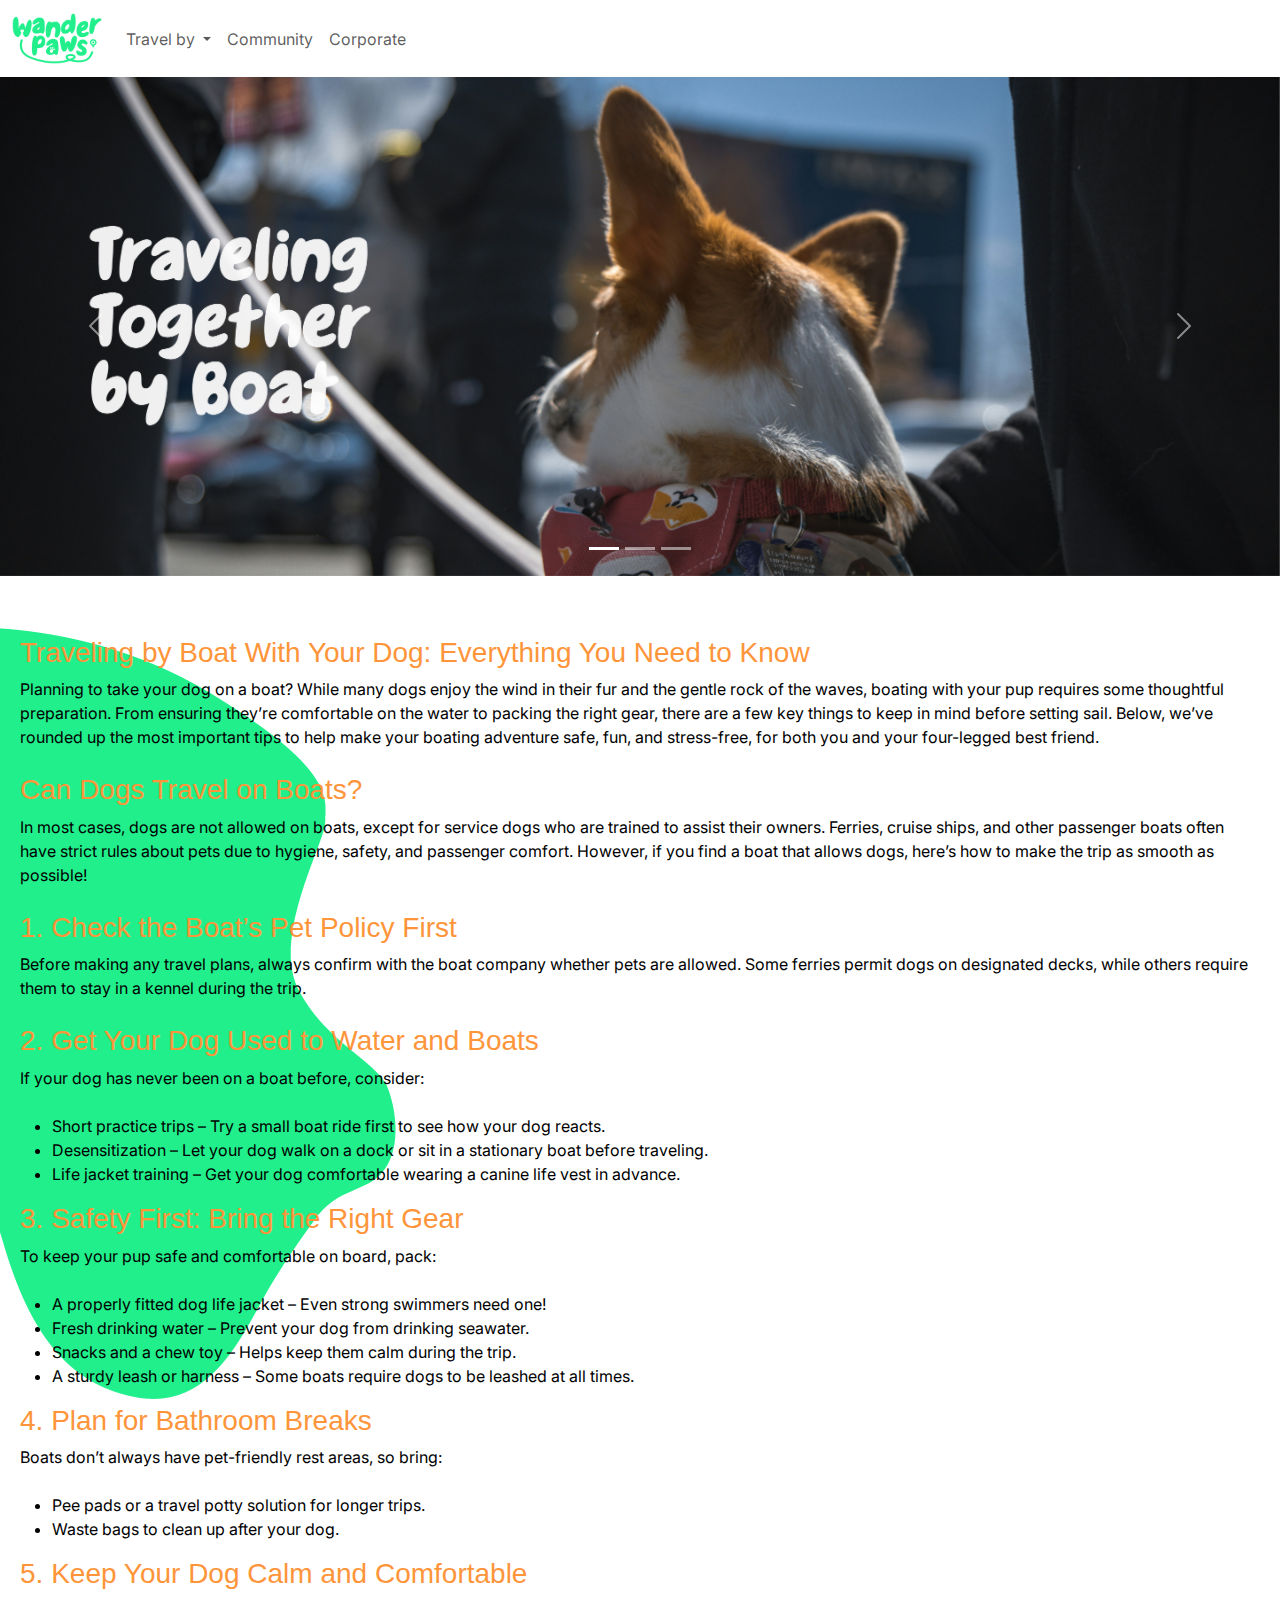
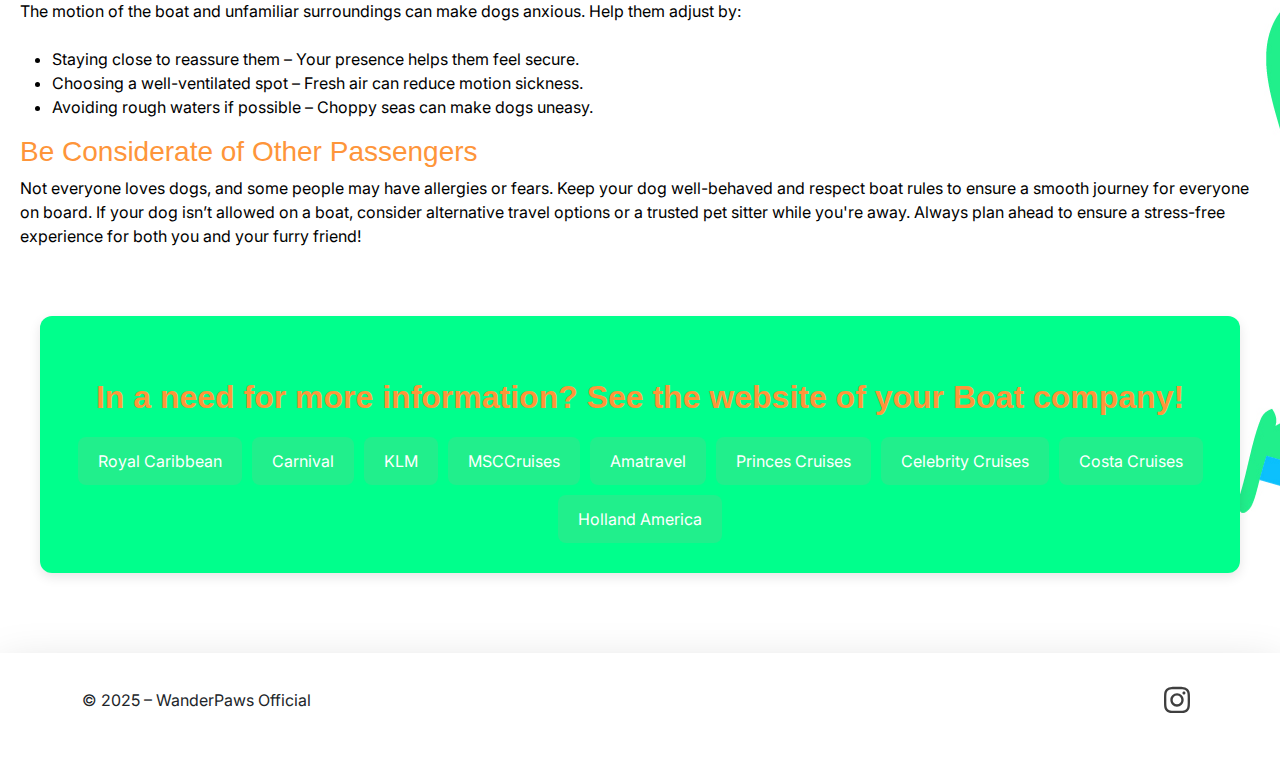
<file: boat.html>
<!doctype html>
<html lang="en" class="h-100">
  <head>
    <meta charset="utf-8">
    <meta name="viewport" content="width=device-width, initial-scale=1">

    <!-- Bootstrap CSS -->
    <link href="https://cdn.jsdelivr.net/npm/bootstrap@5.3.3/dist/css/bootstrap.min.css" rel="stylesheet" integrity="sha384-QWTKZyjpPEjISv5WaRU9OFeRpok6YctnYmDr5pNlyT2bRjXh0JMhjY6hW+ALEwIH" crossorigin="anonymous">

    <!-- Own Styles -->
    <link rel="stylesheet" href="css/styles.css">

    <!-- Bootstrap Javascript -->
    <script src="https://cdn.jsdelivr.net/npm/bootstrap@5.3.3/dist/js/bootstrap.bundle.min.js" integrity="sha384-YvpcrYf0tY3lHB60NNkmXc5s9fDVZLESaAA55NDzOxhy9GkcIdslK1eN7N6jIeHz" crossorigin="anonymous"></script>

    <title>Travel by &mdash; boat</title>

  </head>
  <body class="h-100 d-flex flex-column">

    <!-- Navigation bar, adapted from https://getbootstrap.com/docs/5.1/components/navbar/ -->
  <nav class="navbar navbar-expand-lg navbar-light">
      <div class="container-fluid">
        <a class="navbar-brand" href="index.html">
        <img src="images/logos/wanderpaws_groen2.png" width="90" alt="wanderpaws logo">
        </a>
        <button class="navbar-toggler" type="button" data-bs-toggle="collapse" data-bs-target="#navbarSupportedContent" aria-controls="navbarSupportedContent" aria-expanded="false" aria-label="Toggle navigation">
          <span class="navbar-toggler-icon"></span>
        </button>
		  
        <div class="collapse navbar-collapse" id="navbarSupportedContent">
          <ul class="navbar-nav me-auto mb-2 mb-lg-0">
            <li class="nav-item dropdown">
              <a class="nav-link dropdown-toggle" href="#" id="navbarDropdown" role="button" data-bs-toggle="dropdown" aria-expanded="false">Travel by
              </a>
              <ul class="dropdown-menu" aria-labelledby="navbarDropdown">
                <li><a class="dropdown-item" href="car.html">Car</a></li>
				  <li><hr class="dropdown-divider"></li>
                <li><a class="dropdown-item" href="plane.html">Plane</a></li>
				  <li><hr class="dropdown-divider"></li>
				<li><a class="dropdown-item" href="boat.html">Boat</a></li> 
				  <li><hr class="dropdown-divider"></li>
				<li><a class="dropdown-item" href="train.html">Train</a></li>
              </ul>
            </li>
            <li class="nav-item">
              <a class="nav-link" href="community.html" target="_blank">Community</a>
            </li>
            <li class="nav-item">
              <a class="nav-link" href="corporate.html">Corporate</a>
            </li>
          </ul>
        </div>
      </div>
    </nav>
    <!-- End of navigation bar -->

  <!-- Start of section adapted from https://getbootstrap.com/docs/5.1/examples/album/ -->
     <div class="container-fluid p-0">
      <div id="myCarousel" class="carousel slide" data-bs-ride="carousel">
        <div class="carousel-indicators">
          <button type="button" data-bs-target="#myCarousel" data-bs-slide-to="0" class="active" aria-current="true" aria-label="Slide 1"></button>
          <button type="button" data-bs-target="#myCarousel" data-bs-slide-to="1" aria-label="Slide 2"></button>
          <button type="button" data-bs-target="#myCarousel" data-bs-slide-to="2" aria-label="Slide 3"></button>
        </div>
        <div class="carousel-inner">
          <div class="carousel-item active">
            <img src="images/boat/boat1b.jpg" class="d-block mx-auto w-100" alt="dog on boat banner">
            <div class="carousel-caption">
              <p>
              </p>
            </div>
          </div>
          <div class="carousel-item">
            <img src="images/boat/boat2b.jpg" class="d-block mx-auto w-100" alt="dog on boat banner">
            <div class="carousel-caption">
              <p>
              </p>
            </div>
          </div>
          <div class="carousel-item">
            <img src="images/boat/boat3b.jpg" class="d-block mx-auto w-100" alt="dog on boat banner">
            <div class="carousel-caption">
              <p>
              </p>
            </div>
          </div>
        </div>
        <button class="carousel-control-prev" type="button" data-bs-target="#myCarousel" data-bs-slide="prev">
          <span class="carousel-control-prev-icon" aria-hidden="true"></span>
          <span class="visually-hidden">Previous</span>
        </button>
        <button class="carousel-control-next" type="button" data-bs-target="#myCarousel" data-bs-slide="next">
          <span class="carousel-control-next-icon" aria-hidden="true"></span>
          <span class="visually-hidden">Next</span>
        </button>
      </div>
    </div>
    <!-- End of photo section -->
	  
	  <!-- Section for additional content -->



<section class="content-section"> 
    <h3 class="fruit-font">Traveling by Boat With Your Dog: Everything You Need to Know</h3>
    <p>Planning to take your dog on a boat? While many dogs enjoy the wind in their fur and the gentle rock of the waves, boating with your pup requires some thoughtful preparation. From ensuring they’re comfortable on the water to packing the right gear, there are a few key things to keep in mind before setting sail. Below, we’ve rounded up the most important tips to help make your boating adventure safe, fun, and stress-free, for both you and your four-legged best friend.</p>

    <h3 class="fruit-font">Can Dogs Travel on Boats?</h3>
    <p>In most cases, dogs are not allowed on boats, except for service dogs who are trained to assist their owners. Ferries, cruise ships, and other passenger boats often have strict rules about pets due to hygiene, safety, and passenger comfort. However, if you find a boat that allows dogs, here’s how to make the trip as smooth as possible!</p>
  
    <!-- here the checklist begins -->
    <h3 class="fruit-font">1. Check the Boat’s Pet Policy First</h3>
    <p>Before making any travel plans, always confirm with the boat company whether pets are allowed. Some ferries permit dogs on designated decks, while others require them to stay in a kennel during the trip.</p>

    <h3 class="fruit-font">2. Get Your Dog Used to Water and Boats</h3>
    <p>If your dog has never been on a boat before, consider:</p>
    <ul>
        <li>Short practice trips – Try a small boat ride first to see how your dog reacts.</li>
        <li>Desensitization – Let your dog walk on a dock or sit in a stationary boat before traveling.</li>
        <li>Life jacket training – Get your dog comfortable wearing a canine life vest in advance.</li>
    </ul>

    <h3 class="fruit-font">3. Safety First: Bring the Right Gear</h3>
    <p>To keep your pup safe and comfortable on board, pack:</p>
    <ul>
        <li>A properly fitted dog life jacket – Even strong swimmers need one!</li>
        <li>Fresh drinking water – Prevent your dog from drinking seawater.</li>
        <li>Snacks and a chew toy – Helps keep them calm during the trip.</li>
        <li>A sturdy leash or harness – Some boats require dogs to be leashed at all times.</li>
    </ul>

    <h3 class="fruit-font">4. Plan for Bathroom Breaks</h3>
    <p>Boats don’t always have pet-friendly rest areas, so bring:</p>
    <ul>
        <li>Pee pads or a travel potty solution for longer trips.</li>
        <li>Waste bags to clean up after your dog.</li>
    </ul>

    <h3 class="fruit-font">5. Keep Your Dog Calm and Comfortable</h3>
    <p>The motion of the boat and unfamiliar surroundings can make dogs anxious. Help them adjust by:</p>
    <ul>
        <li>Staying close to reassure them – Your presence helps them feel secure.</li>
        <li>Choosing a well-ventilated spot – Fresh air can reduce motion sickness.</li>
        <li>Avoiding rough waters if possible – Choppy seas can make dogs uneasy.</li>
    </ul>

    <h3 class="fruit-font">Be Considerate of Other Passengers</h3>
    <p>Not everyone loves dogs, and some people may have allergies or fears. Keep your dog well-behaved and respect boat rules to ensure a smooth journey for everyone on board. If your dog isn’t allowed on a boat, consider alternative travel options or a trusted pet sitter while you're away. Always plan ahead to ensure a stress-free experience for both you and your furry friend!</p>
	<br>
	
	<div class="blue-block">
  <h2 class="fruit-font">In a need for more information? See the website of your Boat company!</h2>
    <div class="button-container">
      <a href="https://www.royalcaribbean.com/experience/accessible-cruising/service-animals" class="link-button" target="_blank">Royal Caribbean</a>
      <a href="https://help.carnival.com/app/answers/detail/a_id/3444/~/bringing-pets-onboard#:~:text=We%20are%20sorry%20but%20pets,needs%20by%20performing%20special%20tasks" class="link-button" target="_blank">Carnival</a>
      <a href="https://www.klm.nl/en/information/pets" class="link-button" target="_blank">KLM</a>
      <a href="https://www.msccruises.com/int/faq/on-board-information#:~:text=No%20animals%20are%20allowed%20on%20board%2C%20apart%20from%20recognised%20assistance%20dogs." class="link-button" target="_blank">MSCCruises</a>
      <a href="https://www.amatravel.ca/articles/dog-friendly-cruise-ships#:~:text=norwegian-,only%20service%20animals%20are%20allowed%20onboard%20norwegian%20cruise%20ships.,sand%20box%20will%20be%20provided" class="link-button" target="_blank">Amatravel</a>
      <a href="https://www.princesscruises.de/en/accessibility-on-board#:~:text=Princess%20welcomes%20service%20animals%20trained,not%20allowed%20on%20Princess%20ships" class="link-button" target="_blank">Princes Cruises</a>
      <a href="https://www.celebritycruises.com/special-needs/service-animals" class="link-button" target="_blank">Celebrity Cruises</a>
      <a href="https://www.costacruises.nl/faqs.html " class="link-button" target="_blank">Costa Cruises</a>
		<a href="https://www.hollandamerica.com/en/faq/cruise-planning/general-information/pets#:~:text=Answer%3A%20With%20the%20exception%20of,call%20our%20Guest%20Accessibility%20Department." class="link-button" target="_blank">Holland America</a>
    </div>
  </div>
</section>
 
  

	



    <!-- A footer with socials -->
    <footer class="shadow-lg mt-auto py-4 bg-body">
      <div class="container d-flex justify-content-between align-items-center">
        <p>
          © 2025 &ndash; WanderPaws Official
        </p>
        <ul class="list-unstyled d-flex align-items-center opacity-75">
       
          <li>
            <a href="https://www.instagram.com/wanderpawsofficial/" target="_blank">
              <img class="m-2" src="images/icons/instagram.svg" alt="Follow us on Instagram" width="26">
            </a>
          </li>
        </ul>
      </div>
    </footer>
    <!-- End of the footer -->

</body>
</html>
</file>
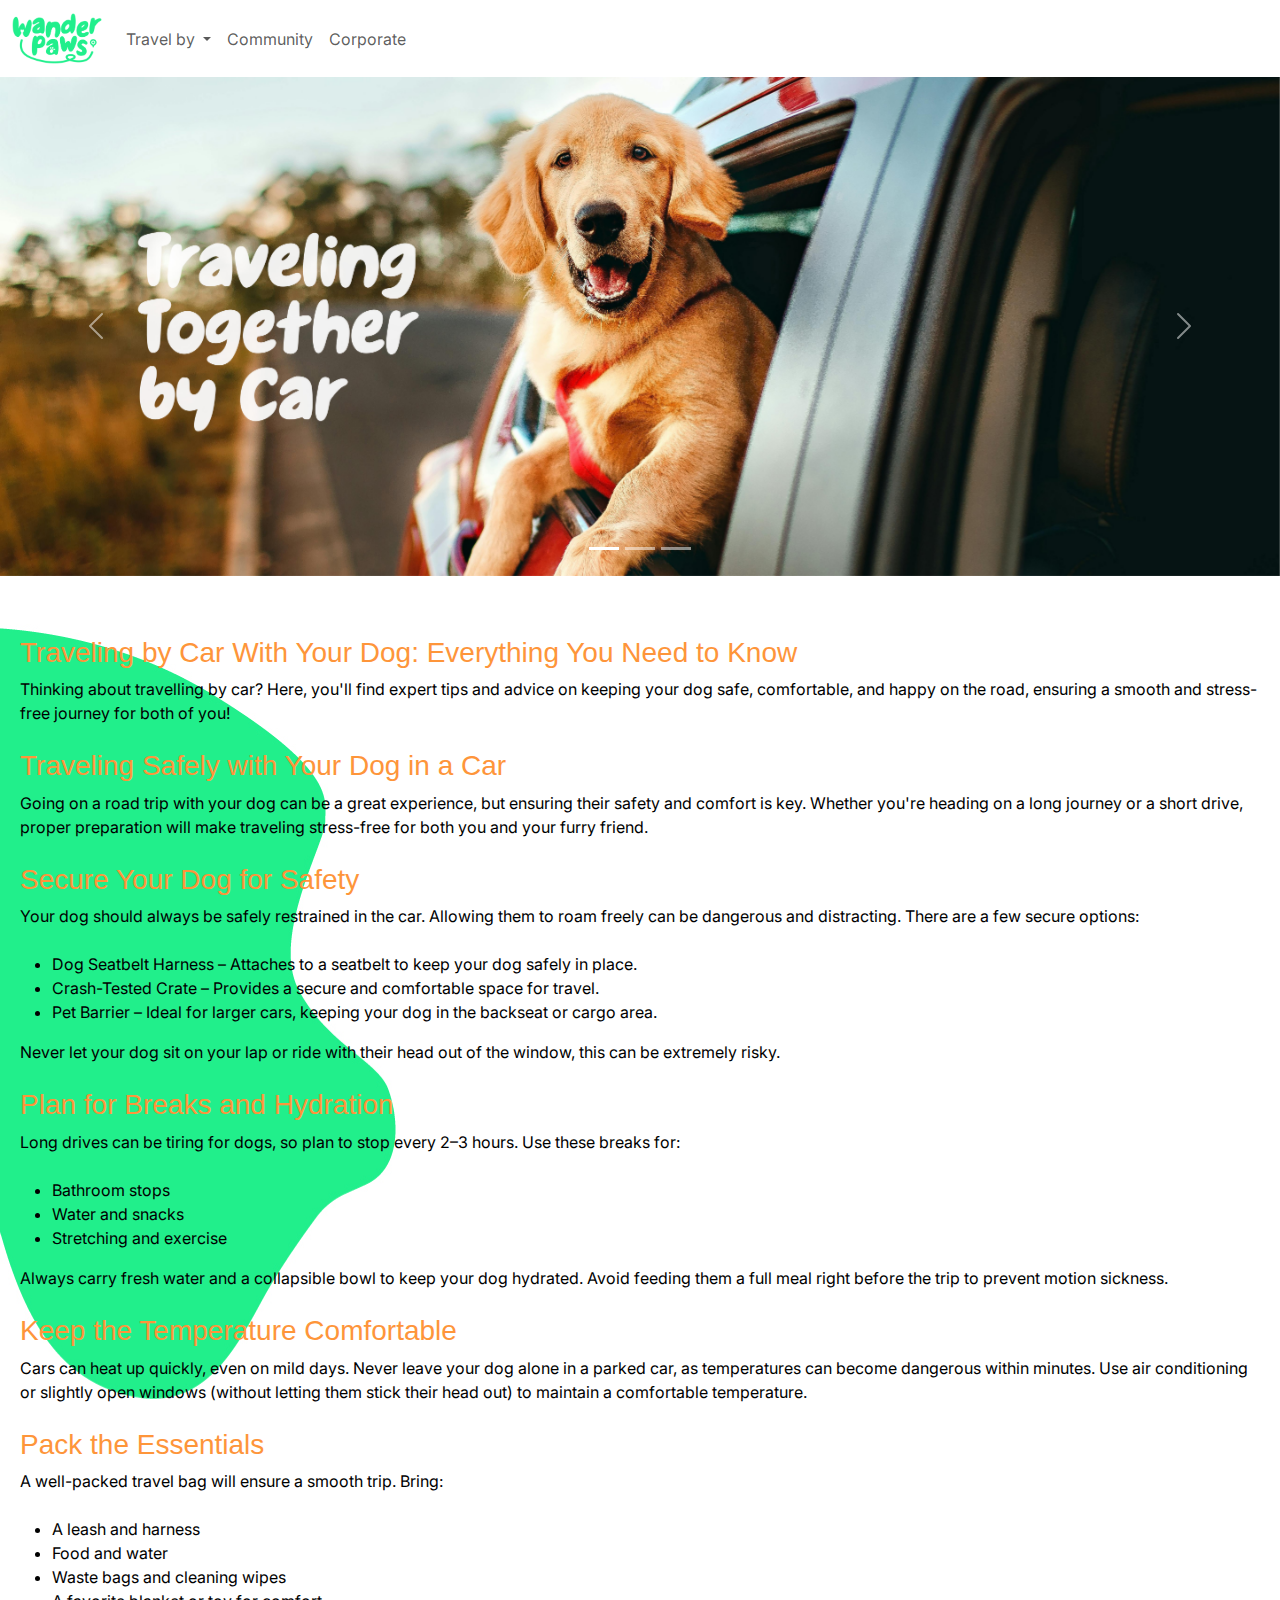
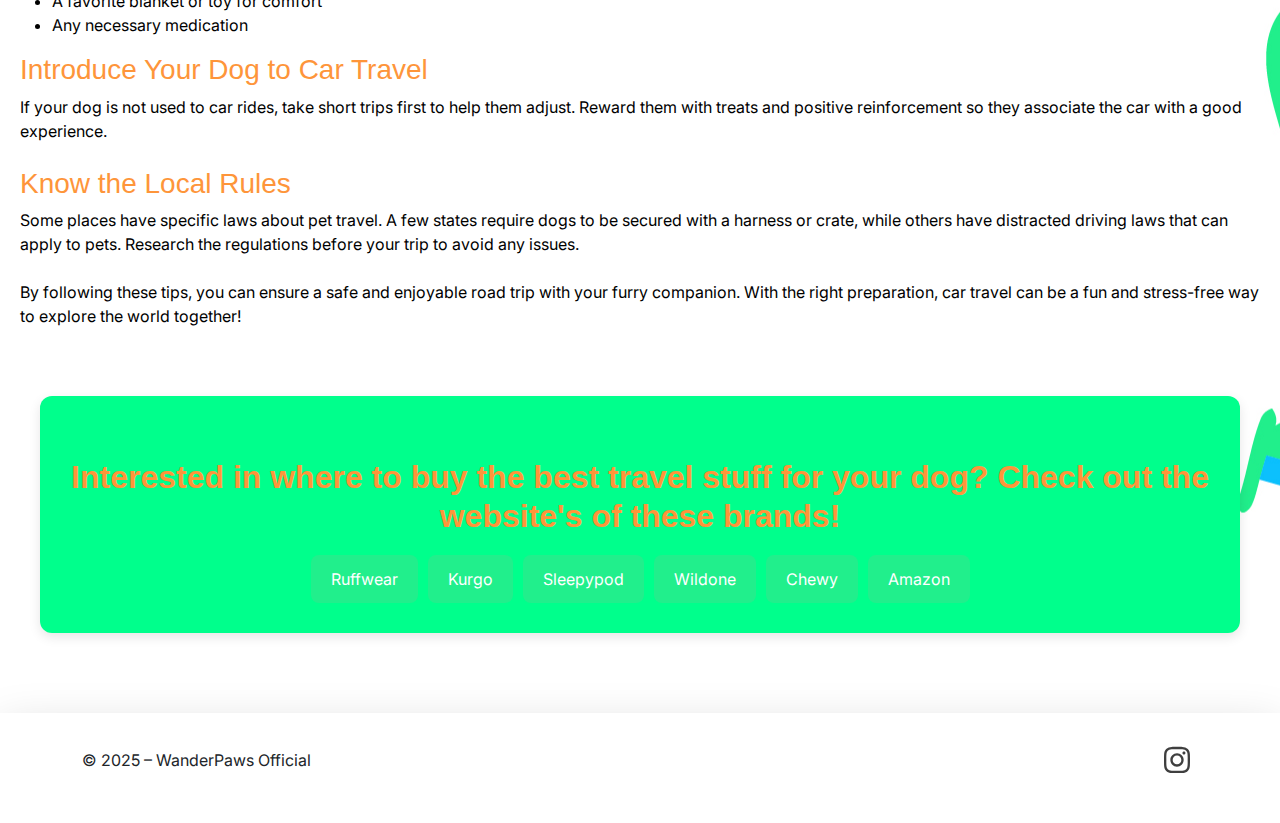
<file: car.html>
<!doctype html>
<html lang="en" class="h-100">
  <head>
    <meta charset="utf-8">
    <meta name="viewport" content="width=device-width, initial-scale=1">

    <!-- Bootstrap CSS -->
    <link href="https://cdn.jsdelivr.net/npm/bootstrap@5.3.3/dist/css/bootstrap.min.css" rel="stylesheet" integrity="sha384-QWTKZyjpPEjISv5WaRU9OFeRpok6YctnYmDr5pNlyT2bRjXh0JMhjY6hW+ALEwIH" crossorigin="anonymous">

    <!-- Own Styles -->
    <link rel="stylesheet" href="css/styles.css">

    <!-- Bootstrap Javascript -->
    <script src="https://cdn.jsdelivr.net/npm/bootstrap@5.3.3/dist/js/bootstrap.bundle.min.js" integrity="sha384-YvpcrYf0tY3lHB60NNkmXc5s9fDVZLESaAA55NDzOxhy9GkcIdslK1eN7N6jIeHz" crossorigin="anonymous"></script>

    <title>Travel by &mdash; car</title>

    <!-- Google Analytics code goes just below here (check PRJ4 Guide for details) -->

    <!-- End of Google Analytics code -->

  </head>
  <body class="h-100 d-flex flex-column">

    <!-- Navigation bar, adapted from https://getbootstrap.com/docs/5.1/components/navbar/ -->
  <nav class="navbar navbar-expand-lg navbar-light">
      <div class="container-fluid">
        <a class="navbar-brand" href="index.html">
          <img src="images/logos/wanderpaws_groen2.png" width="90" alt="wanderpaws logo">
        </a>
        <button class="navbar-toggler" type="button" data-bs-toggle="collapse" data-bs-target="#navbarSupportedContent" aria-controls="navbarSupportedContent" aria-expanded="false" aria-label="Toggle navigation">
          <span class="navbar-toggler-icon"></span>
        </button>
		  
        <div class="collapse navbar-collapse" id="navbarSupportedContent">
          <ul class="navbar-nav me-auto mb-2 mb-lg-0">
            <li class="nav-item dropdown">
              <a class="nav-link dropdown-toggle" href="#" id="navbarDropdown" role="button" data-bs-toggle="dropdown" aria-expanded="false">Travel by
              </a>
              <ul class="dropdown-menu" aria-labelledby="navbarDropdown">
                <li><a class="dropdown-item" href="hero.html">Car</a></li>
				  <li><hr class="dropdown-divider"></li>
                <li><a class="dropdown-item" href="plane.html">Plane</a></li>
				  <li><hr class="dropdown-divider"></li>
				<li><a class="dropdown-item" href="boat.html">Boat</a></li> 
				  <li><hr class="dropdown-divider"></li>
				<li><a class="dropdown-item" href="train.html">Train</a></li>
              </ul>
            </li>
            <li class="nav-item">
              <a class="nav-link" href="community.html" target="_blank">Community</a>
            </li>
            <li class="nav-item">
              <a class="nav-link" href="corporate.html">Corporate</a>
            </li>
          </ul>
        </div>
      </div>
    </nav>
    <!-- End of navigation bar -->

  <!-- Start of section adapted from https://getbootstrap.com/docs/5.1/examples/album/ -->
     <div class="container-fluid p-0">
      <div id="myCarousel" class="carousel slide" data-bs-ride="carousel">
        <div class="carousel-indicators">
          <button type="button" data-bs-target="#myCarousel" data-bs-slide-to="0" class="active" aria-current="true" aria-label="Slide 1"></button>
          <button type="button" data-bs-target="#myCarousel" data-bs-slide-to="1" aria-label="Slide 2"></button>
          <button type="button" data-bs-target="#myCarousel" data-bs-slide-to="2" aria-label="Slide 3"></button>
        </div>
        <div class="carousel-inner">
          <div class="carousel-item active">
            <img src="images/car/dogphoto1b.jpg" class="d-block mx-auto w-100" alt="dog in car banner">
            <div class="carousel-caption">
              <p>
              </p>
            </div>
          </div>
          <div class="carousel-item">
            <img src="images/car/dogphoto3b.jpg" class="d-block mx-auto w-100" alt="dog in car banner">
            <div class="carousel-caption">
              <p>
              </p>
            </div>
          </div>
          <div class="carousel-item">
            <img src="images/car/carphoto2b.jpg" class="d-block mx-auto w-100" alt="dog in car banner">
            <div class="carousel-caption">
              <p>
              </p>
            </div>
          </div>
        </div>
        <button class="carousel-control-prev" type="button" data-bs-target="#myCarousel" data-bs-slide="prev">
          <span class="carousel-control-prev-icon" aria-hidden="true"></span>
          <span class="visually-hidden">Previous</span>
        </button>
        <button class="carousel-control-next" type="button" data-bs-target="#myCarousel" data-bs-slide="next">
          <span class="carousel-control-next-icon" aria-hidden="true"></span>
          <span class="visually-hidden">Next</span>
        </button>
      </div>
    </div>
    <!-- End of photo section -->
	  
	  <!-- Section for additional content -->


<section class="content-section"> 
	 <h3 class="fruit-font">Traveling by Car With Your Dog: Everything You Need to Know</h3>
  <p>Thinking about travelling by car? Here, you'll find expert tips and advice on keeping your dog safe, comfortable, and happy on the road, ensuring a smooth and stress-free journey for both of you!</p>

  <h3 class="fruit-font">Traveling Safely with Your Dog in a Car</h3>
  <p>Going on a road trip with your dog can be a great experience, but ensuring their safety and comfort is key. Whether you're heading on a long journey or a short drive, proper preparation will make traveling stress-free for both you and your furry friend.</p>

  <h3 class="fruit-font">Secure Your Dog for Safety</h3>
  <p>Your dog should always be safely restrained in the car. Allowing them to roam freely can be dangerous and distracting. There are a few secure options:</p>
  <ul>
    <li>Dog Seatbelt Harness – Attaches to a seatbelt to keep your dog safely in place.</li>
    <li>Crash-Tested Crate – Provides a secure and comfortable space for travel.</li>
    <li>Pet Barrier – Ideal for larger cars, keeping your dog in the backseat or cargo area.</li>
  </ul>
  <p>Never let your dog sit on your lap or ride with their head out of the window, this can be extremely risky.</p>

  <h3 class="fruit-font">Plan for Breaks and Hydration</h3>
  <p>Long drives can be tiring for dogs, so plan to stop every 2–3 hours. Use these breaks for:</p>
  <ul>
    <li>Bathroom stops</li>
    <li>Water and snacks</li>
    <li>Stretching and exercise</li>
  </ul>
  <p>Always carry fresh water and a collapsible bowl to keep your dog hydrated. Avoid feeding them a full meal right before the trip to prevent motion sickness.</p>

  <h3 class="fruit-font">Keep the Temperature Comfortable</h3>
  <p>Cars can heat up quickly, even on mild days. Never leave your dog alone in a parked car, as temperatures can become dangerous within minutes. Use air conditioning or slightly open windows (without letting them stick their head out) to maintain a comfortable temperature.</p>

  <h3 class="fruit-font">Pack the Essentials</h3>
  <p>A well-packed travel bag will ensure a smooth trip. Bring:</p>
  <ul>
    <li>A leash and harness</li>
    <li>Food and water</li>
    <li>Waste bags and cleaning wipes</li>
    <li>A favorite blanket or toy for comfort</li>
    <li>Any necessary medication</li>
  </ul>

  <h3 class="fruit-font">Introduce Your Dog to Car Travel</h3>
  <p>If your dog is not used to car rides, take short trips first to help them adjust. Reward them with treats and positive reinforcement so they associate the car with a good experience.</p>

  <h3 class="fruit-font">Know the Local Rules</h3>
  <p>Some places have specific laws about pet travel. A few states require dogs to be secured with a harness or crate, while others have distracted driving laws that can apply to pets. Research the regulations before your trip to avoid any issues.</p>

  <p>By following these tips, you can ensure a safe and enjoyable road trip with your furry companion. With the right preparation, car travel can be a fun and stress-free way to explore the world together!</p>
	<br>
	
	 	  <div class="blue-block">
    <h2 class="fruit-font">Interested in where to buy the best travel stuff for your dog? Check out the website's of these brands!</h2>
    <div class="button-container">
      <a href="https://ruffwear.com/" class="link-button" target="_blank">Ruffwear</a>
      <a href="https://www.kurgo.com/" class="link-button" target="_blank">Kurgo</a>
      <a href="https://sleepypod.com/" class="link-button" target="_blank">Sleepypod</a>
      <a href="https://wildone.com/" class="link-button" target="_blank">Wildone</a>
      <a href="https://www.chewy.com/" class="link-button" target="_blank">Chewy</a>
      <a href="https://www.amazon.com/" class="link-button" target="_blank">Amazon</a>
    </div>
  </div>
</section>
	  
	 

    <!-- A footer with socials -->
    <footer class="shadow-lg mt-auto py-4 bg-body">
      <div class="container d-flex justify-content-between align-items-center">
        <p>
          © 2025 &ndash; WanderPaws Official
        </p>
        <ul class="list-unstyled d-flex align-items-center opacity-75">
       
          <li>
            <a href="https://www.instagram.com/wanderpawsofficial/" target="_blank">
              <img class="m-2" src="images/icons/instagram.svg" alt="Follow us on Instagram" width="26">
            </a>
          </li>
        </ul>
      </div>
    </footer>
    <!-- End of the footer -->

  </body>
</html>
</file>
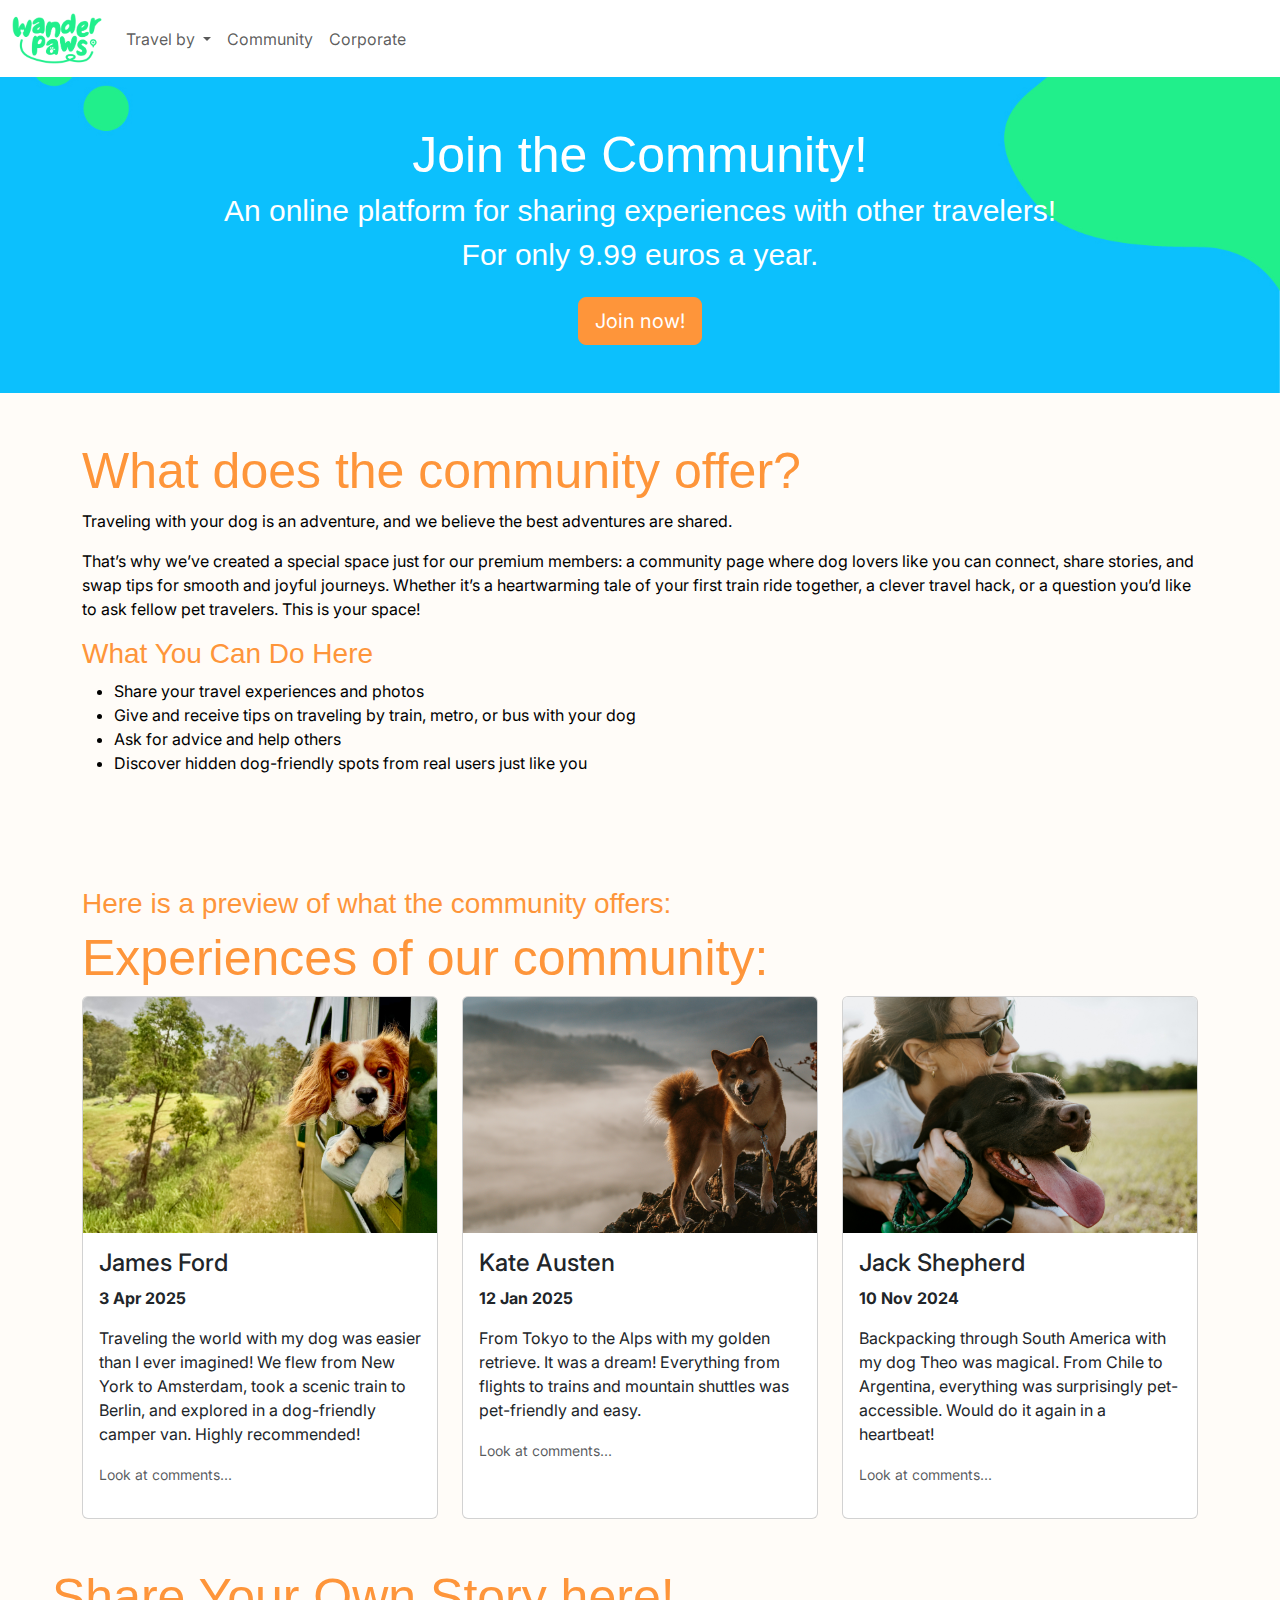
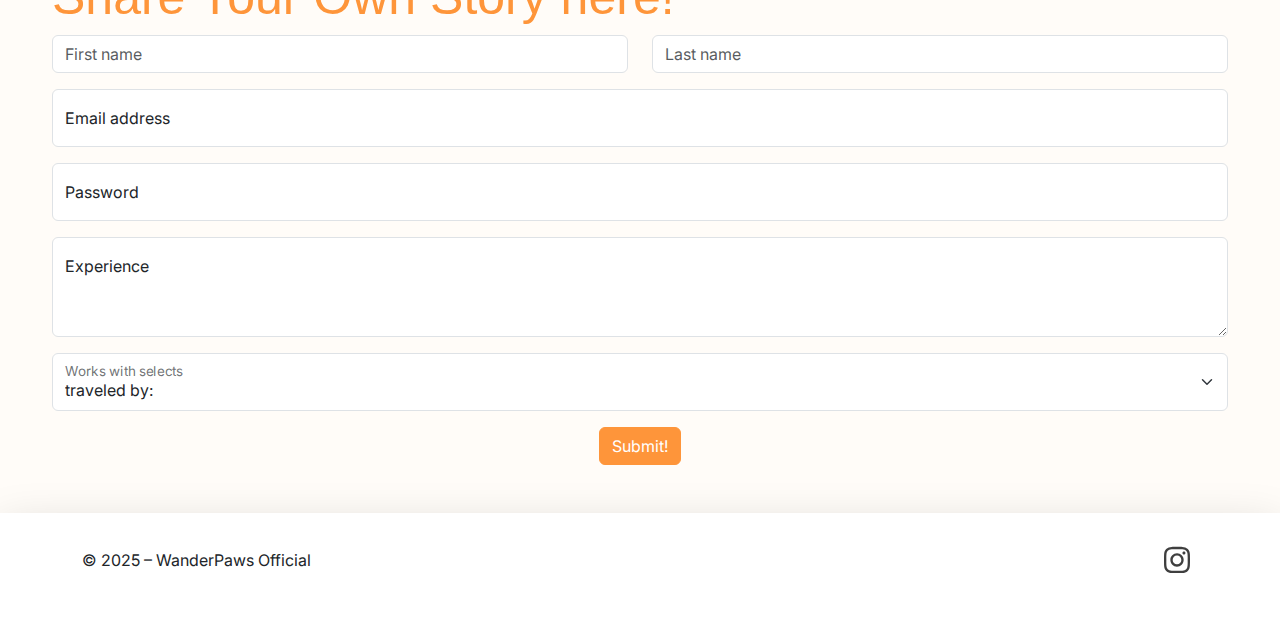
<file: community.html>
<!doctype html>
<html lang="en" class="h-100">
  <head>
    <meta charset="utf-8">
    <meta name="viewport" content="width=device-width, initial-scale=1">

    <!-- Bootstrap CSS -->
    <link href="https://cdn.jsdelivr.net/npm/bootstrap@5.3.3/dist/css/bootstrap.min.css" rel="stylesheet">
	  
	<link href="https://fonts.cdnfonts.com/css/fruit-punch-2" rel="stylesheet">
	  <style>
                            @import url('https://fonts.cdnfonts.com/css/fruit-punch-2');
</style>

    <!-- Custom Styles -->
    <link rel="stylesheet" href="css/styles.css">

    <title>Wanderpaws Community</title>
  </head>
  <body class="h-100 d-flex flex-column">
	 <!-- achtergrondkleur -->
	  
<!-- Join Now Modal -->
<div class="modal fade" id="joinModal" tabindex="-1" aria-labelledby="joinModalLabel" aria-hidden="true">
  <div class="modal-dialog">
    <div class="modal-content">
	
      <div class="modal-header">
        <h5 class="modal-title" id="joinModalLabel">Sign up for the Wanderpaws Community</h5>
        <button type="button" class="btn-close" data-bs-dismiss="modal" aria-label="Close"></button>
      </div>
	  
      <div class="modal-body">
        <form>
          <div class="mb-3">
            <label for="nameInput" class="form-label">Full Name</label>
            <input type="text" class="form-control" id="nameInput" placeholder="Your name">
          </div>
		  
          <div class="mb-3">
            <label for="emailInput" class="form-label">Email address</label>
            <input type="email" class="form-control" id="emailInput" placeholder="name@example.com">
          </div>
		  
          <div class="mb-3">
            <label for="passwordInput" class="form-label">Password</label>
            <input type="password" class="form-control" id="passwordInput" placeholder="Password">
          </div>
		  
          <div class="mb-3 form-check">
            <input type="checkbox" class="form-check-input" id="termsCheck">
            <label class="form-check-label" for="termsCheck">I agree to the terms conditions</label>
          </div>
			<p>See your e-mail to complete the payment!</p>
		  
          <button type="submit" class="btn btn-primary">Join Now</button>
        </form>
      </div>
	  
    </div>
  </div>
</div>


    <!-- Navigation -->
     <nav class="navbar navbar-expand-lg navbar-light">
      <div class="container-fluid">
        <a class="navbar-brand" href="index.html">
          <img src="images/logos/wanderpaws_groen2.png" width="90" alt="wanderpaws logo">
        </a>
        <button class="navbar-toggler" type="button" data-bs-toggle="collapse" data-bs-target="#navbarSupportedContent" aria-controls="navbarSupportedContent" aria-expanded="false" aria-label="Toggle navigation">
          <span class="navbar-toggler-icon"></span>
        </button>
		  
        <div class="collapse navbar-collapse" id="navbarSupportedContent">
          <ul class="navbar-nav me-auto mb-2 mb-lg-0">
            <li class="nav-item dropdown">
              <a class="nav-link dropdown-toggle" href="#" id="navbarDropdown" role="button" data-bs-toggle="dropdown" aria-expanded="false">Travel by
              </a>
              <ul class="dropdown-menu" aria-labelledby="navbarDropdown">
                <li><a class="dropdown-item" href="car.html">Car</a></li>
				  <li><hr class="dropdown-divider"></li>
                <li><a class="dropdown-item" href="plane.html">Plane</a></li>
				  <li><hr class="dropdown-divider"></li>
				<li><a class="dropdown-item" href="boat.html">Boat</a></li> 
				  <li><hr class="dropdown-divider"></li>
				<li><a class="dropdown-item" href="train.html">Train</a></li>
              </ul>
            </li>
            <li class="nav-item">
              <a class="nav-link" href="community.html" target="_blank">Community</a>
            </li>
            <li class="nav-item">
              <a class="nav-link" href="corporate.html">Corporate</a>
            </li>
          </ul>
        </div>
      </div>
    </nav>

    <!-- Hero Section -->
    <header class="container-fluid bg-opacity-25 py-5 text-center" style="background-image: url('images/community/bannercommunity.jpg'); background-size: cover; background-position: center;">
      <div class="container">
        <h2 class="fruit-font2" style="font-size: 50px">Join the Community!</h2>
        <h2 class="fruit-font2" style="font-size: 30px">An online platform for sharing experiences with other travelers!</h2>
		   <h2 class="fruit-font2" style="font-size: 30px">For only  9.99 euros a year.</h2>
        <button type="button" class="btn btn-lg btn-primary mt-3" data-bs-toggle="modal" data-bs-target="#joinModal">
  Join now!
</button>
      </div>
    </header>

    <!-- What we offer -->
    <section class="container my-5">
      <h2 class="fruit-font" style="font-size: 50px">What does the community offer?</h2>
      <p style="color: black;">Traveling with your dog is an adventure, and we believe the best adventures are shared.</p>
      <p style="color: black;">That’s why we’ve created a special space just for our premium members: a community page where dog lovers like you can connect, share stories, and swap tips for smooth and joyful journeys. Whether it’s a heartwarming tale of your first train ride together, a clever travel hack, or a question you’d like to ask fellow pet travelers. This is your space!</p>
       <h3 class="fruit-font">What You Can Do Here</h3>
      <ul>
        <li  style="color: black;">Share your travel experiences and photos</li>
        <li  style="color: black;">Give and receive tips on traveling by train, metro, or bus with your dog</li>
        <li  style="color: black;">Ask for advice and help others</li>
        <li  style="color: black;">Discover hidden dog-friendly spots from real users just like you</li>
      </ul>
    </section>

    <!-- Experiences Section -->
    <section class="container my-5">
		<h3 class="fruit-font">Here is a preview of what the community offers:</h3>
      <h2 class="fruit-font" style="font-size: 50px">Experiences of our community:</h2>
      <div class="row gy-4">

        <!-- Card 1 -->
        <div class="col-md-6 col-xl-4">
          <div class="card h-100">
            <img src="images/community/community1.jpg" class="card-img-top" alt="Dog Travel 1">
            <div class="card-body">
              <h4 class="card-title">James Ford</h4>
              <p><strong>3 Apr 2025</strong></p>
              <p>Traveling the world with my dog was easier than I ever imagined! We flew from New York to Amsterdam, took a scenic train to Berlin, and explored in a dog-friendly camper van. Highly recommended!</p>
              <p class="text-muted"><small>Look at comments...</small></p>
            </div>
          </div>
        </div>

        <!-- Card 2 -->
        <div class="col-md-6 col-xl-4">
          <div class="card h-100">
            <img src="images/community/community2.jpg" class="card-img-top" alt="Dog Travel 2">
            <div class="card-body">
              <h4 class="card-title">Kate Austen</h4>
              <p><strong>12 Jan 2025</strong></p>
              <p>From Tokyo to the Alps with my golden retrieve. It was a dream! Everything from flights to trains and mountain shuttles was pet-friendly and easy.</p>
              <p class="text-muted"><small>Look at comments...</small></p>
            </div>
          </div>
        </div>

        <!-- Card 3 -->
        <div class="col-md-6 col-xl-4">
          <div class="card h-100">
            <img src="images/community/community3.jpg" class="card-img-top" alt="Dog Travel 3">
            <div class="card-body">
              <h4 class="card-title">Jack Shepherd</h4>
              <p><strong>10 Nov 2024</strong></p>
              <p>Backpacking through South America with my dog Theo was magical. From Chile to Argentina, everything was surprisingly pet-accessible. Would do it again in a heartbeat!</p>
              <p class="text-muted"><small>Look at comments...</small></p>
            </div>
          </div>
        </div>

      </div>
    </section>
	  <!-- deel hier jouw eigen story -->
<div class="container ms-6" style="max-width: 1200px;">
  <h2 class="fruit-font" style="font-size: 50px"> Share Your Own Story here!</h2>
  
  <div class="row">
    <div class="col">
      <input type="text" class="form-control" placeholder="First name" aria-label="First name">
    </div>
    <div class="col">
      <input type="text" class="form-control" placeholder="Last name" aria-label="Last name">
    </div>
  </div>

  <div class="form-floating mb-3 mt-3">
    <input type="email" class="form-control" id="floatingInput" placeholder="name@example.com">
    <label for="floatingInput">Email address</label>
  </div>

  <div class="form-floating mb-3">
    <input type="password" class="form-control" id="floatingPassword" placeholder="Password">
    <label for="floatingPassword">Password</label>
  </div>

  <div class="form-floating mb-3">
    <textarea class="form-control" placeholder="Leave a comment here" id="floatingTextarea2" style="height: 100px"></textarea>
    <label for="floatingTextarea2">Experience</label>
  </div>

  <div class="form-floating mb-3">
    <select class="form-select" id="floatingSelect" aria-label="Floating label select example">
      <option selected>traveled by:</option>
      <option value="1">Car</option>
      <option value="2">Plane</option>
      <option value="3">Train</option>
    </select>
    <label for="floatingSelect">Works with selects</label>
  </div>
</div>
	  
	  <!-- Button trigger modal -->
	  <div class="text-center mb-5">
<button type="button" class="btn btn-primary" data-bs-toggle="modal" data-bs-target="#exampleModal">
  Submit!
</button>
	  </div> 
	  

<!-- Modal -->
<div class="modal fade" id="exampleModal" tabindex="-1" aria-labelledby="exampleModalLabel" aria-hidden="true">
  <div class="modal-dialog">
    <div class="modal-content">
      <div class="modal-header">
        <h1 class="modal-title fs-5" id="exampleModalLabel">Thank you for your submision!</h1>
        <button type="button" class="btn-close" data-bs-dismiss="modal" aria-label="Cancel"></button>
      </div>
      <div class="modal-body">
        Thanks for sharing your journey with Wanderpaws!
We love seeing where you and your pup go next 🐾
      </div>
      <div class="modal-footer">
        <button type="button" class="btn btn-secondary" data-bs-dismiss="modal">Close</button>
        <button type="button" class="btn btn-primary">Save</button>
      </div>
    </div>
  </div>
</div>
	  <!-- deel hier jouw eigen story ends -->
  <!-- A footer with socials -->
	  
    <footer class="shadow-lg mt-auto py-4 bg-body">
      <div class="container d-flex justify-content-between align-items-center">
        <p>
          © 2025 &ndash; WanderPaws Official
        </p>
        <ul class="list-unstyled d-flex align-items-center opacity-75">
         
          <li>
            <a href="https://www.instagram.com/wanderpawsofficial/" target="_blank">
              <img class="m-2" src="images/icons/instagram.svg" alt="Follow us on Instagram" width="26">
            </a>
          </li>
        </ul>
      </div>
    </footer>
    <!-- Bootstrap JS -->
    <script src="https://cdn.jsdelivr.net/npm/bootstrap@5.3.3/dist/js/bootstrap.bundle.min.js"></script>
  </body>
</html>
</file>
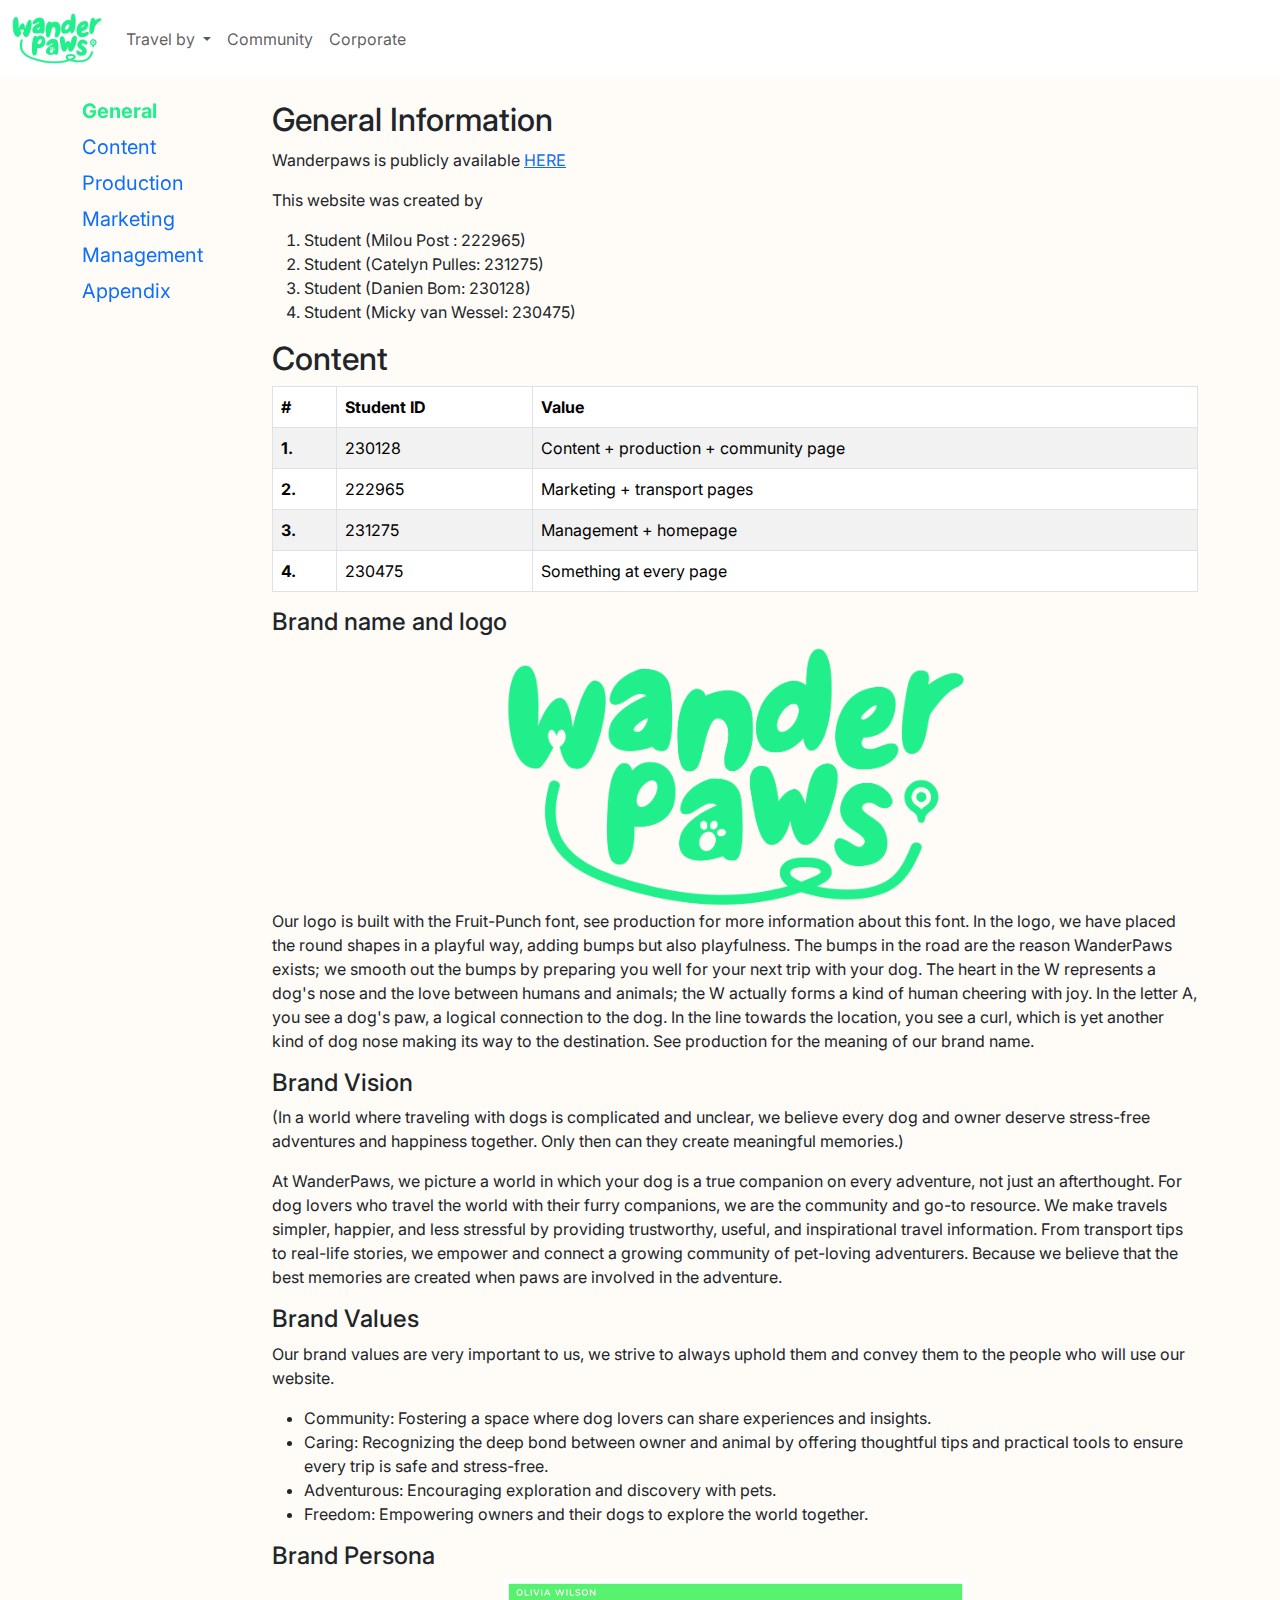
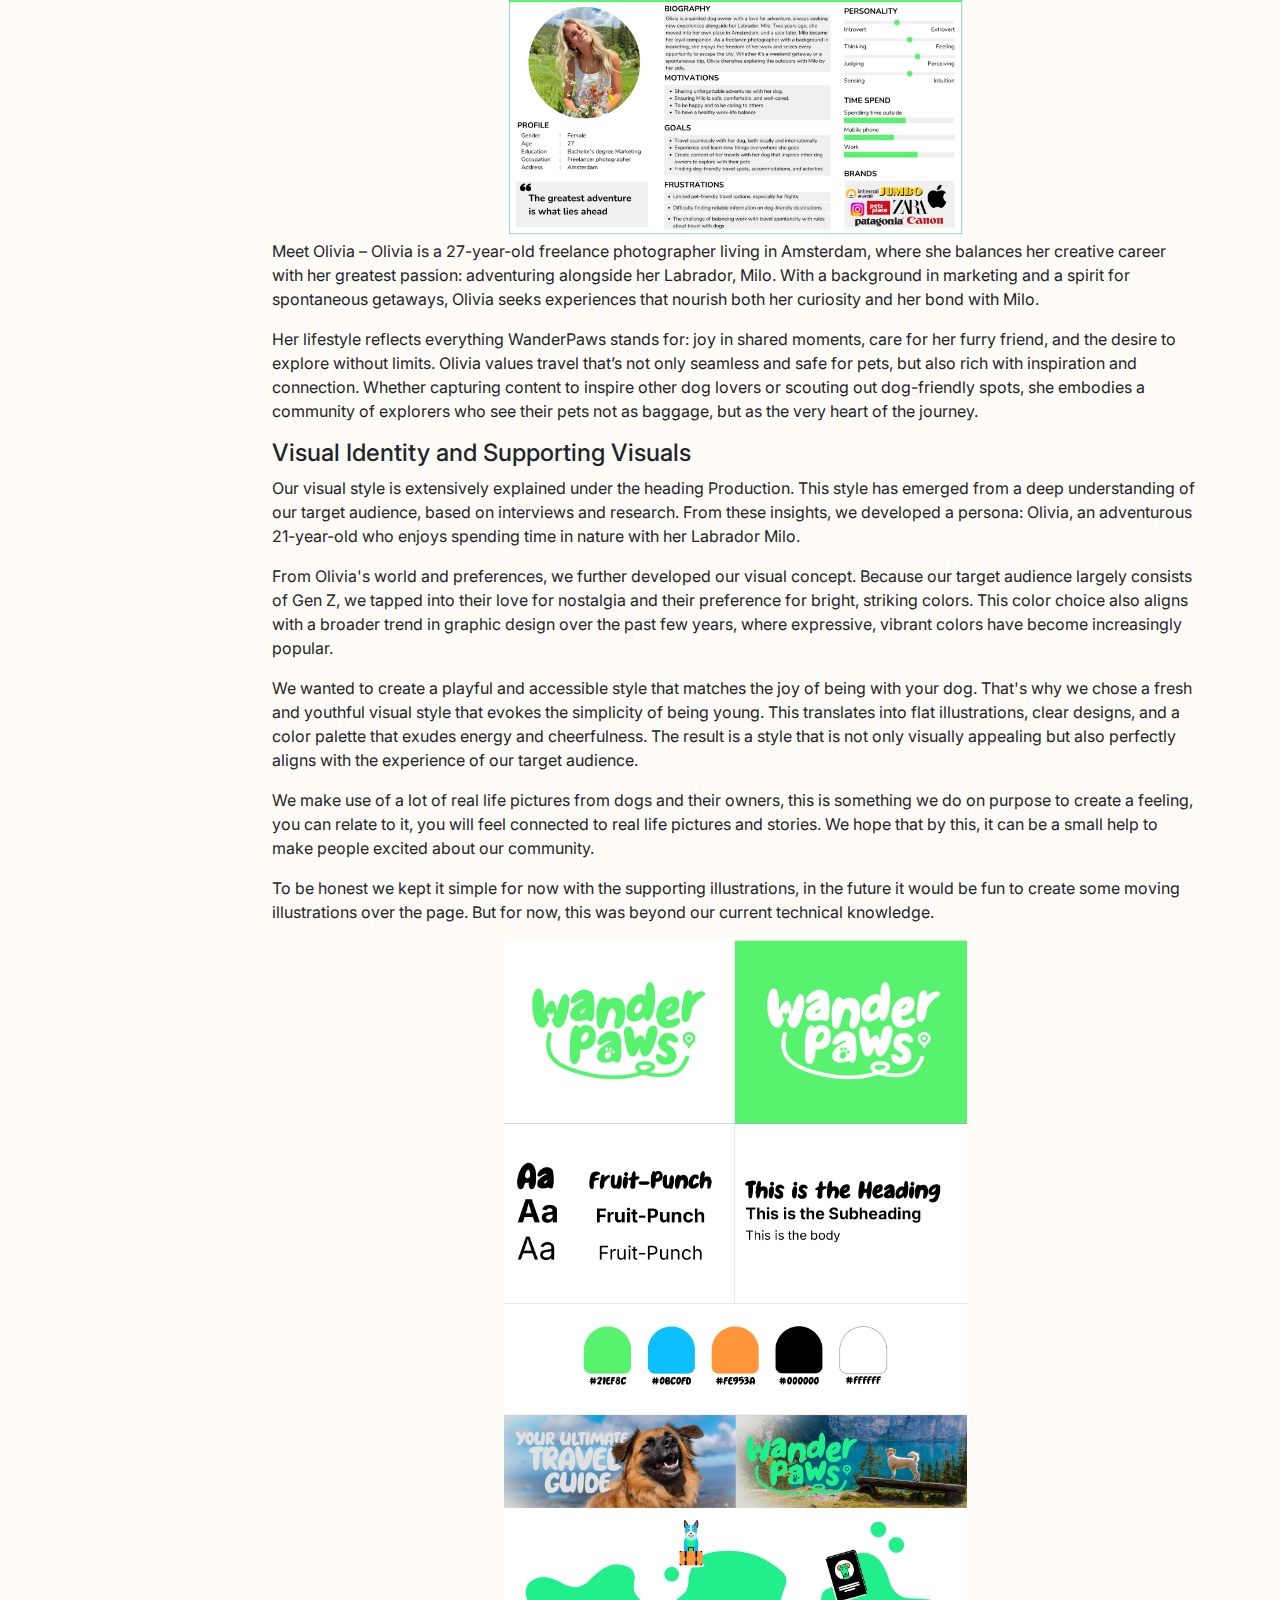
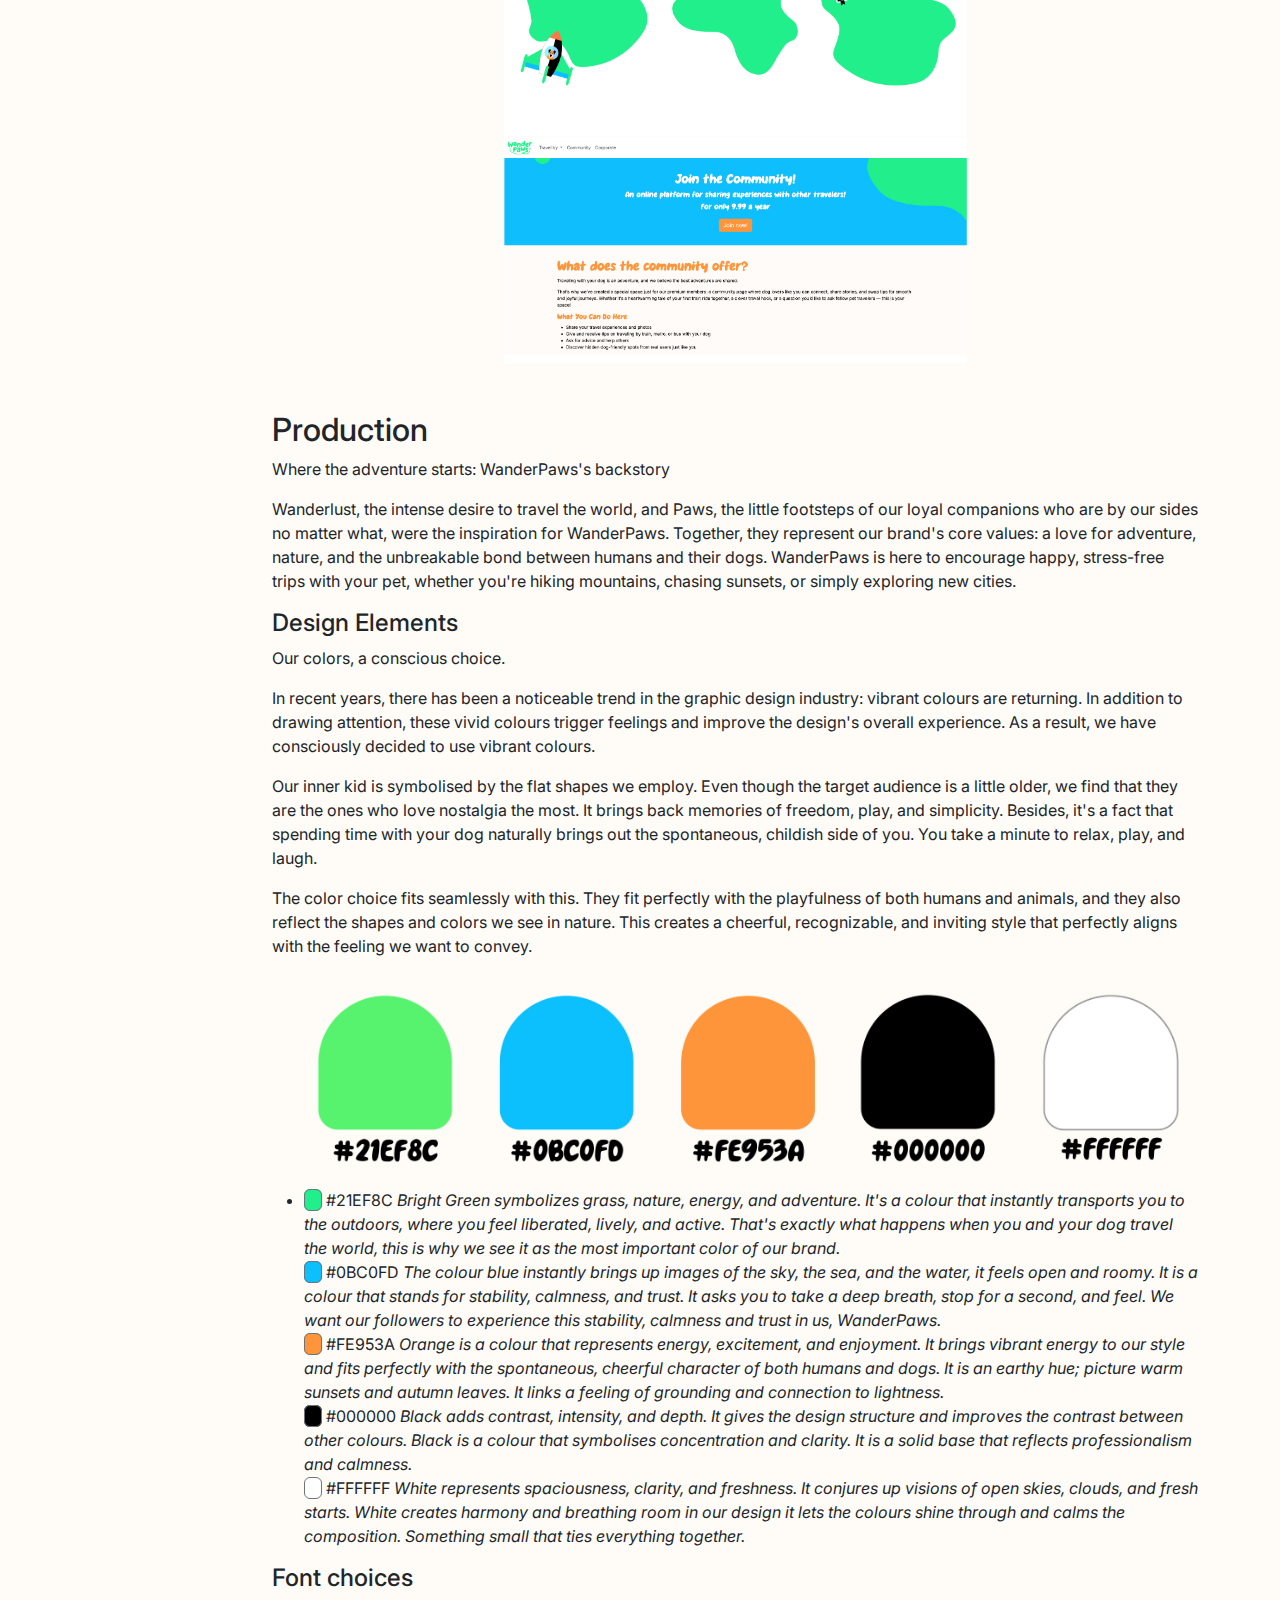
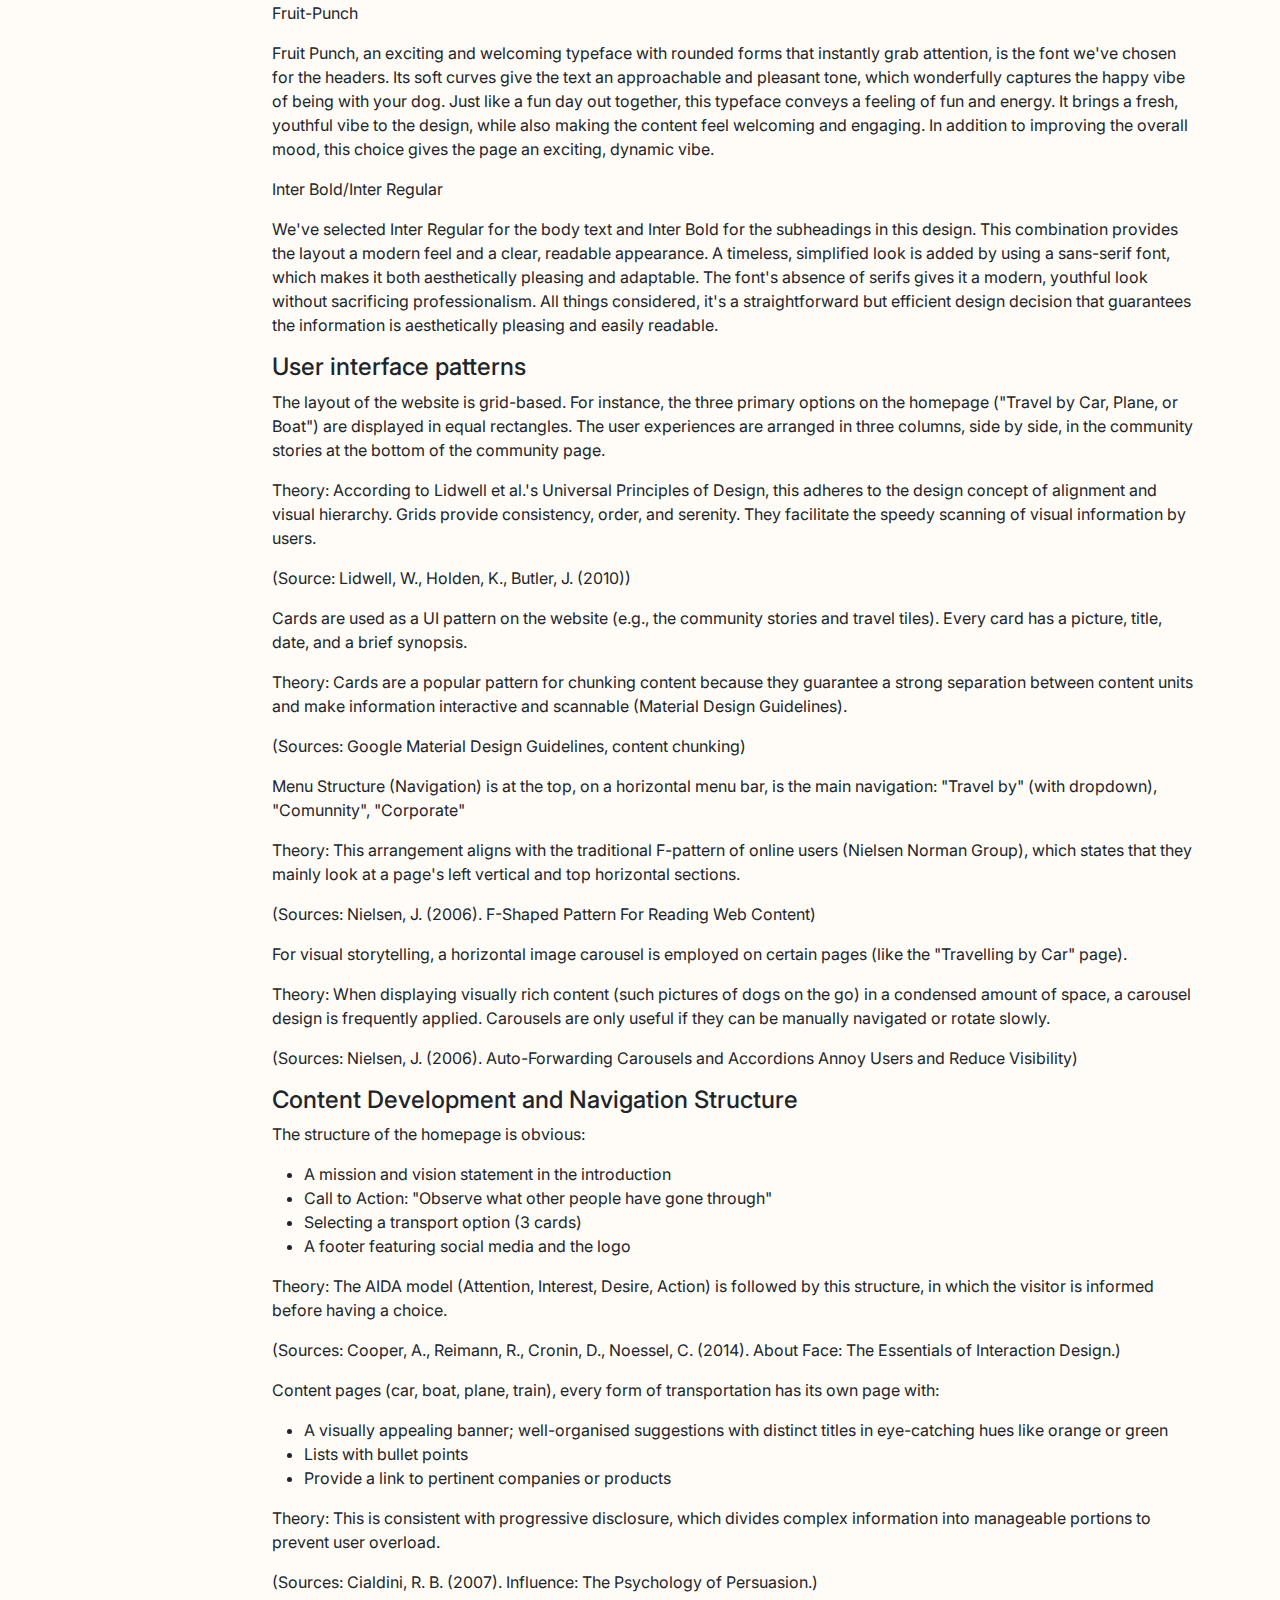
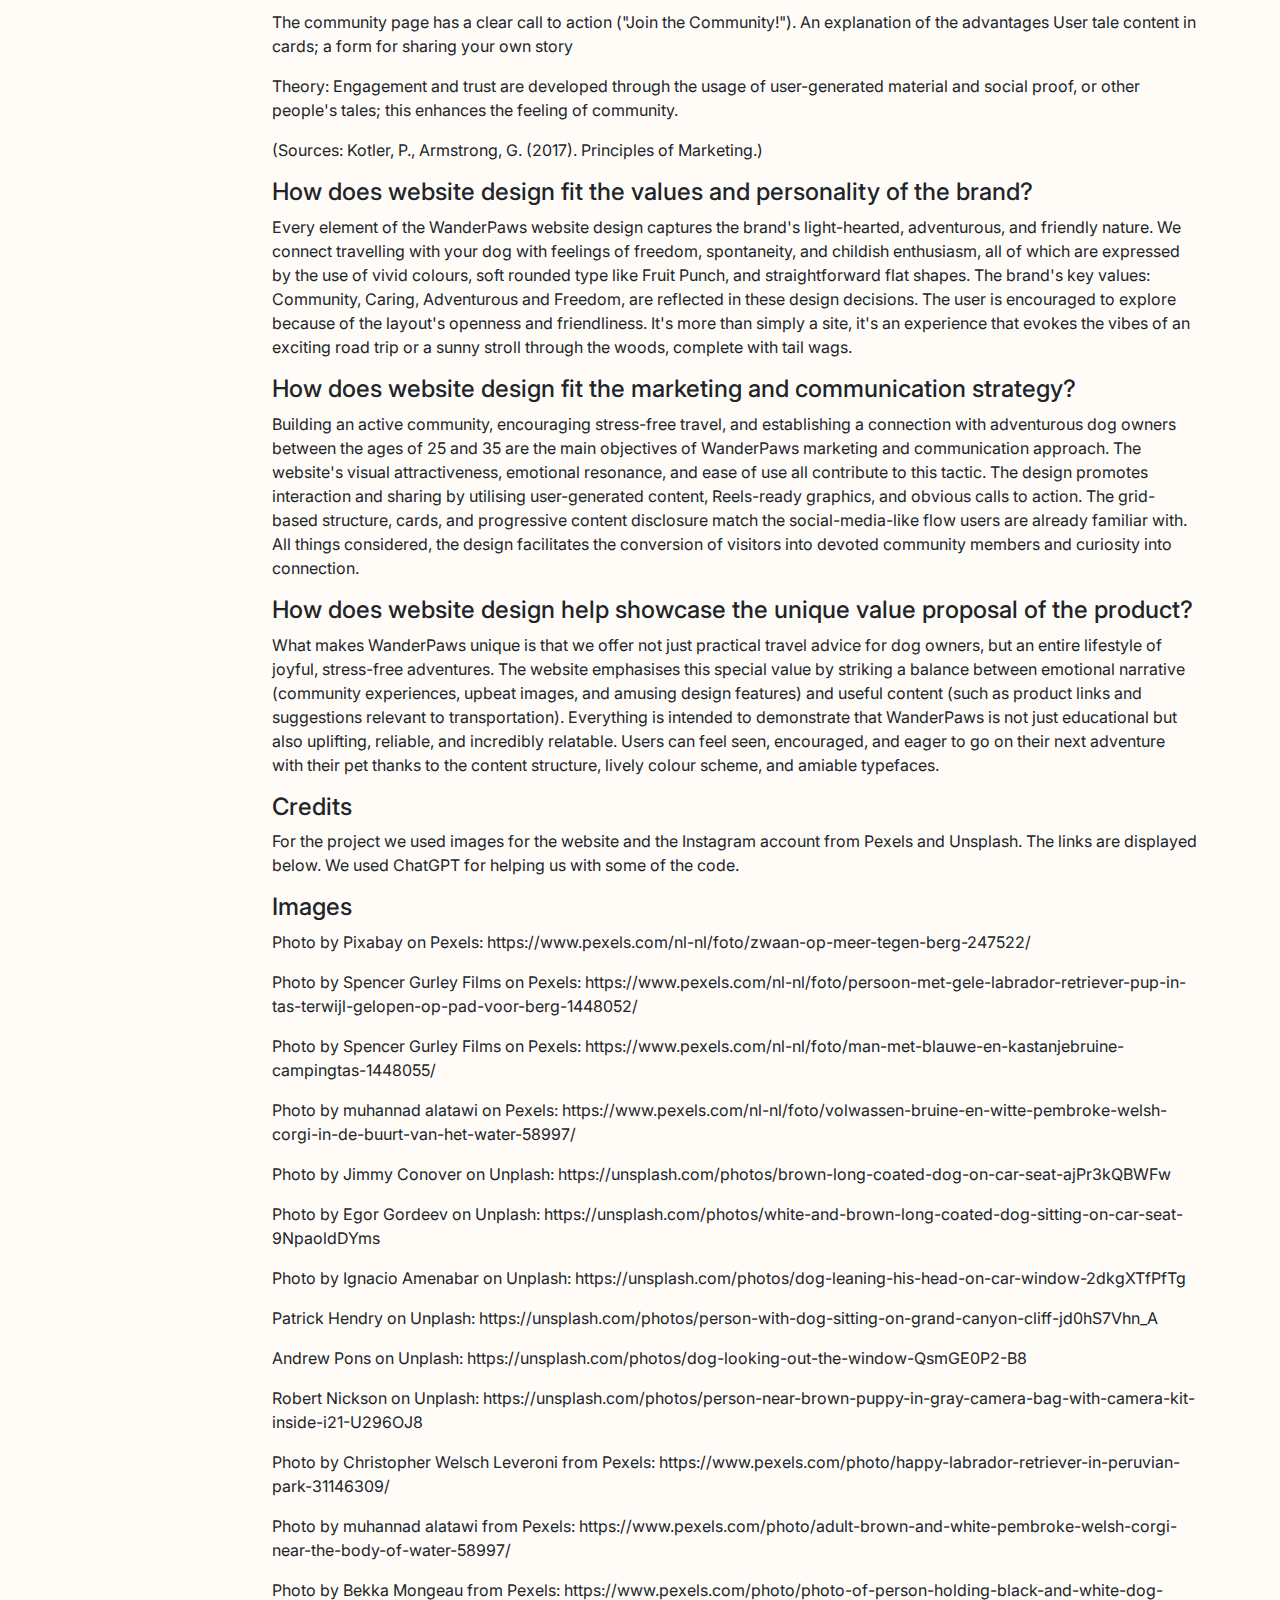
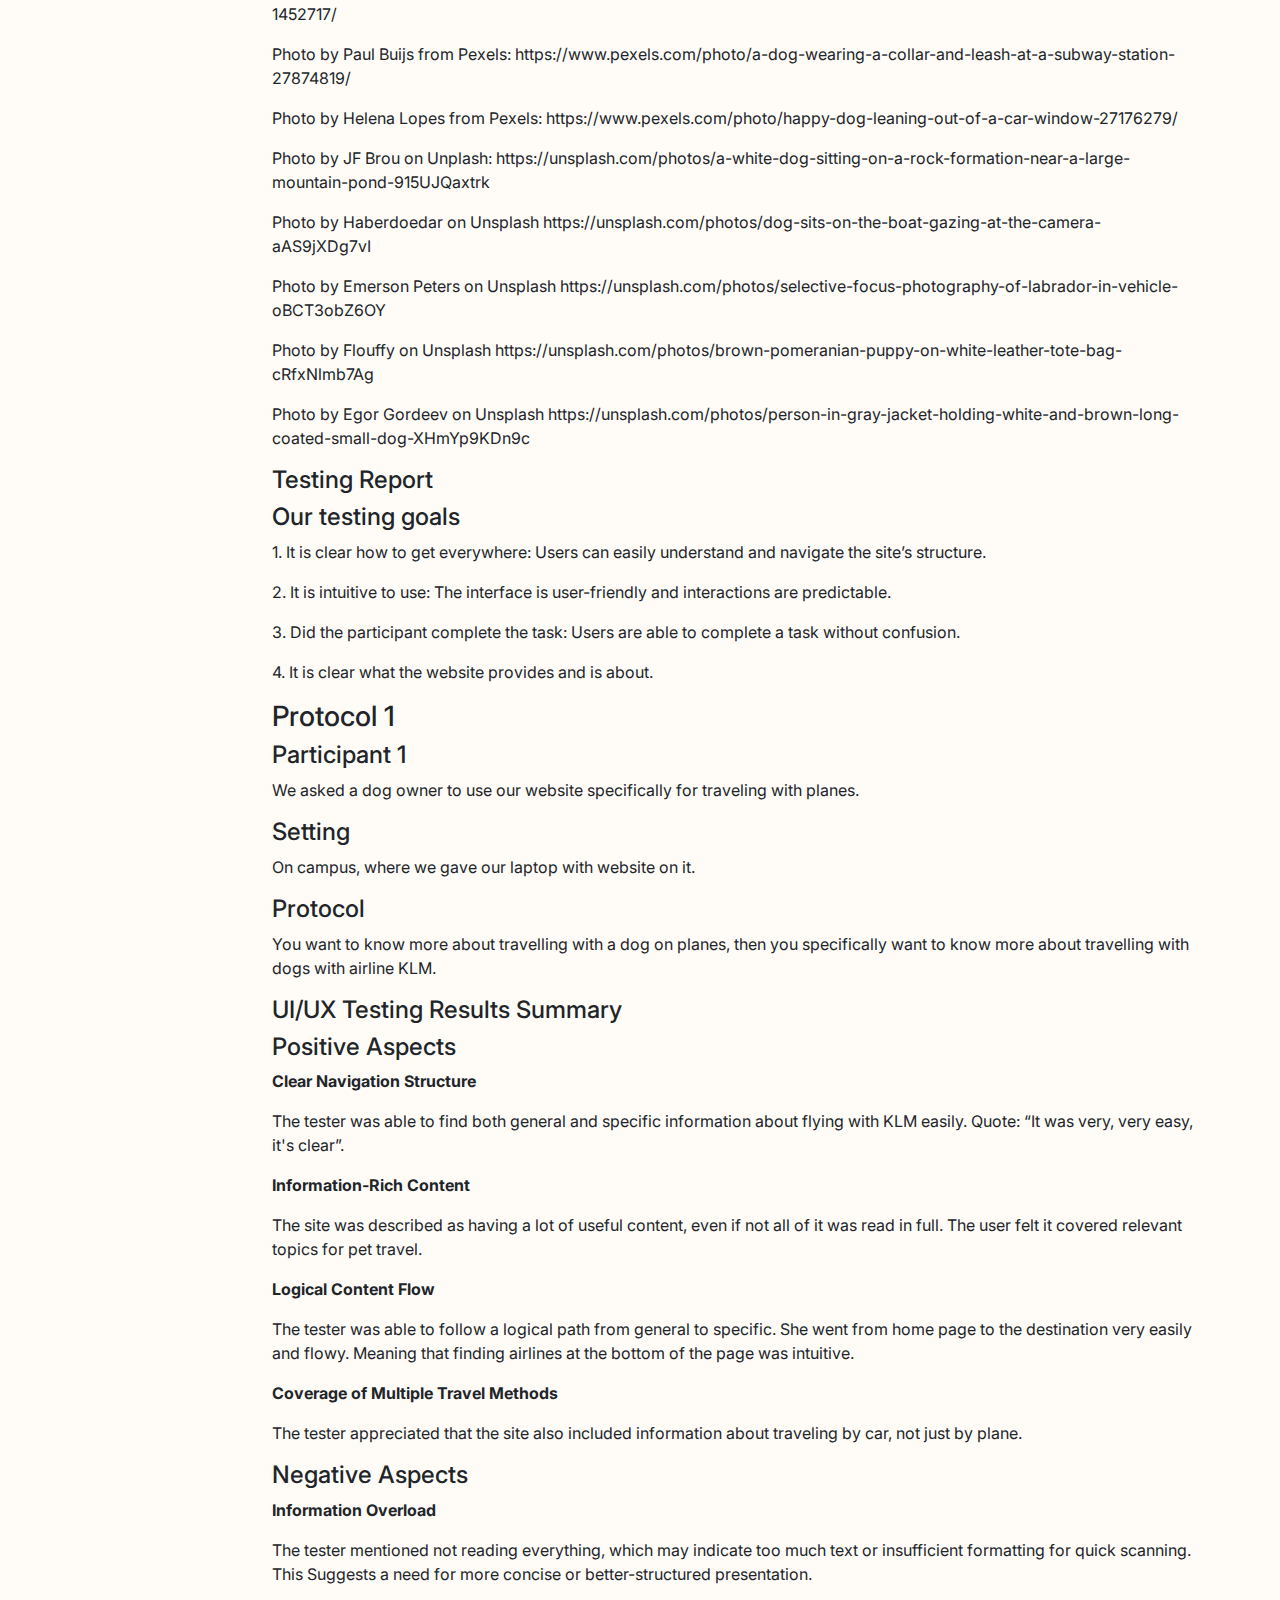
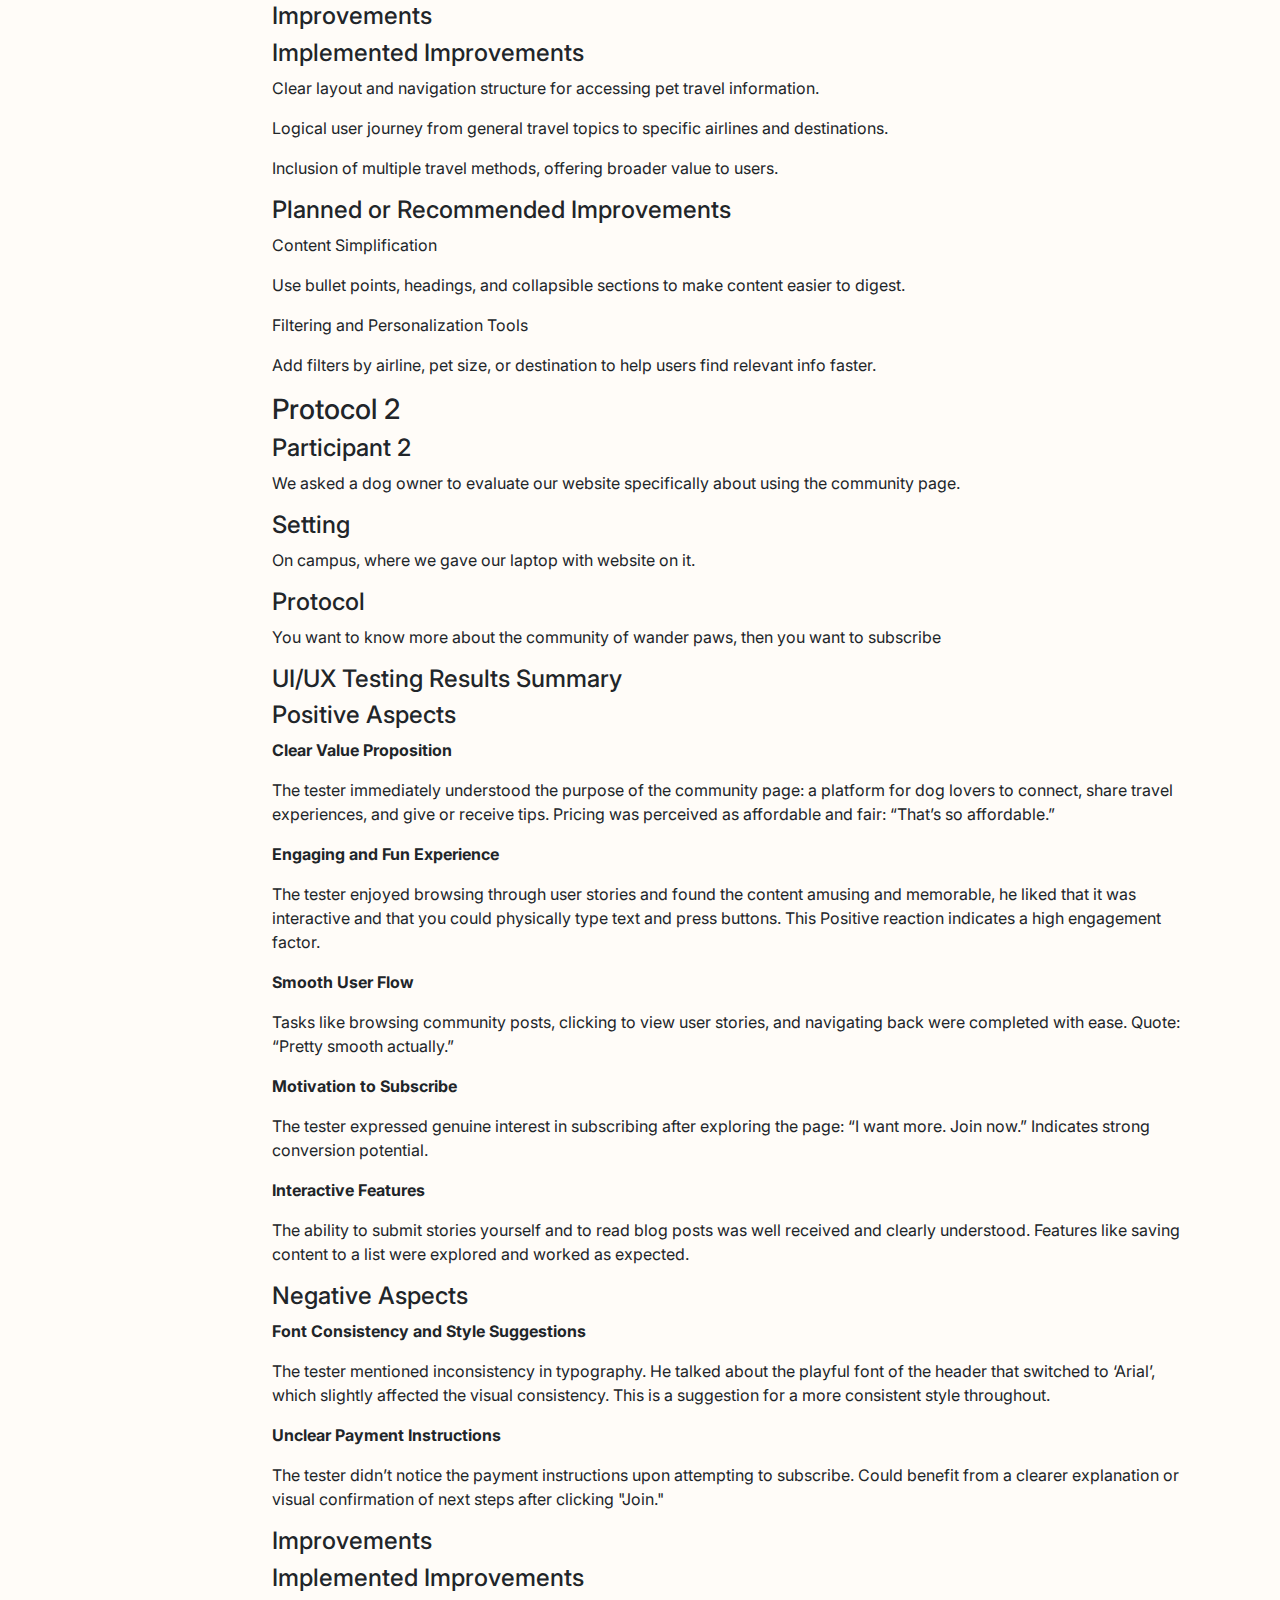
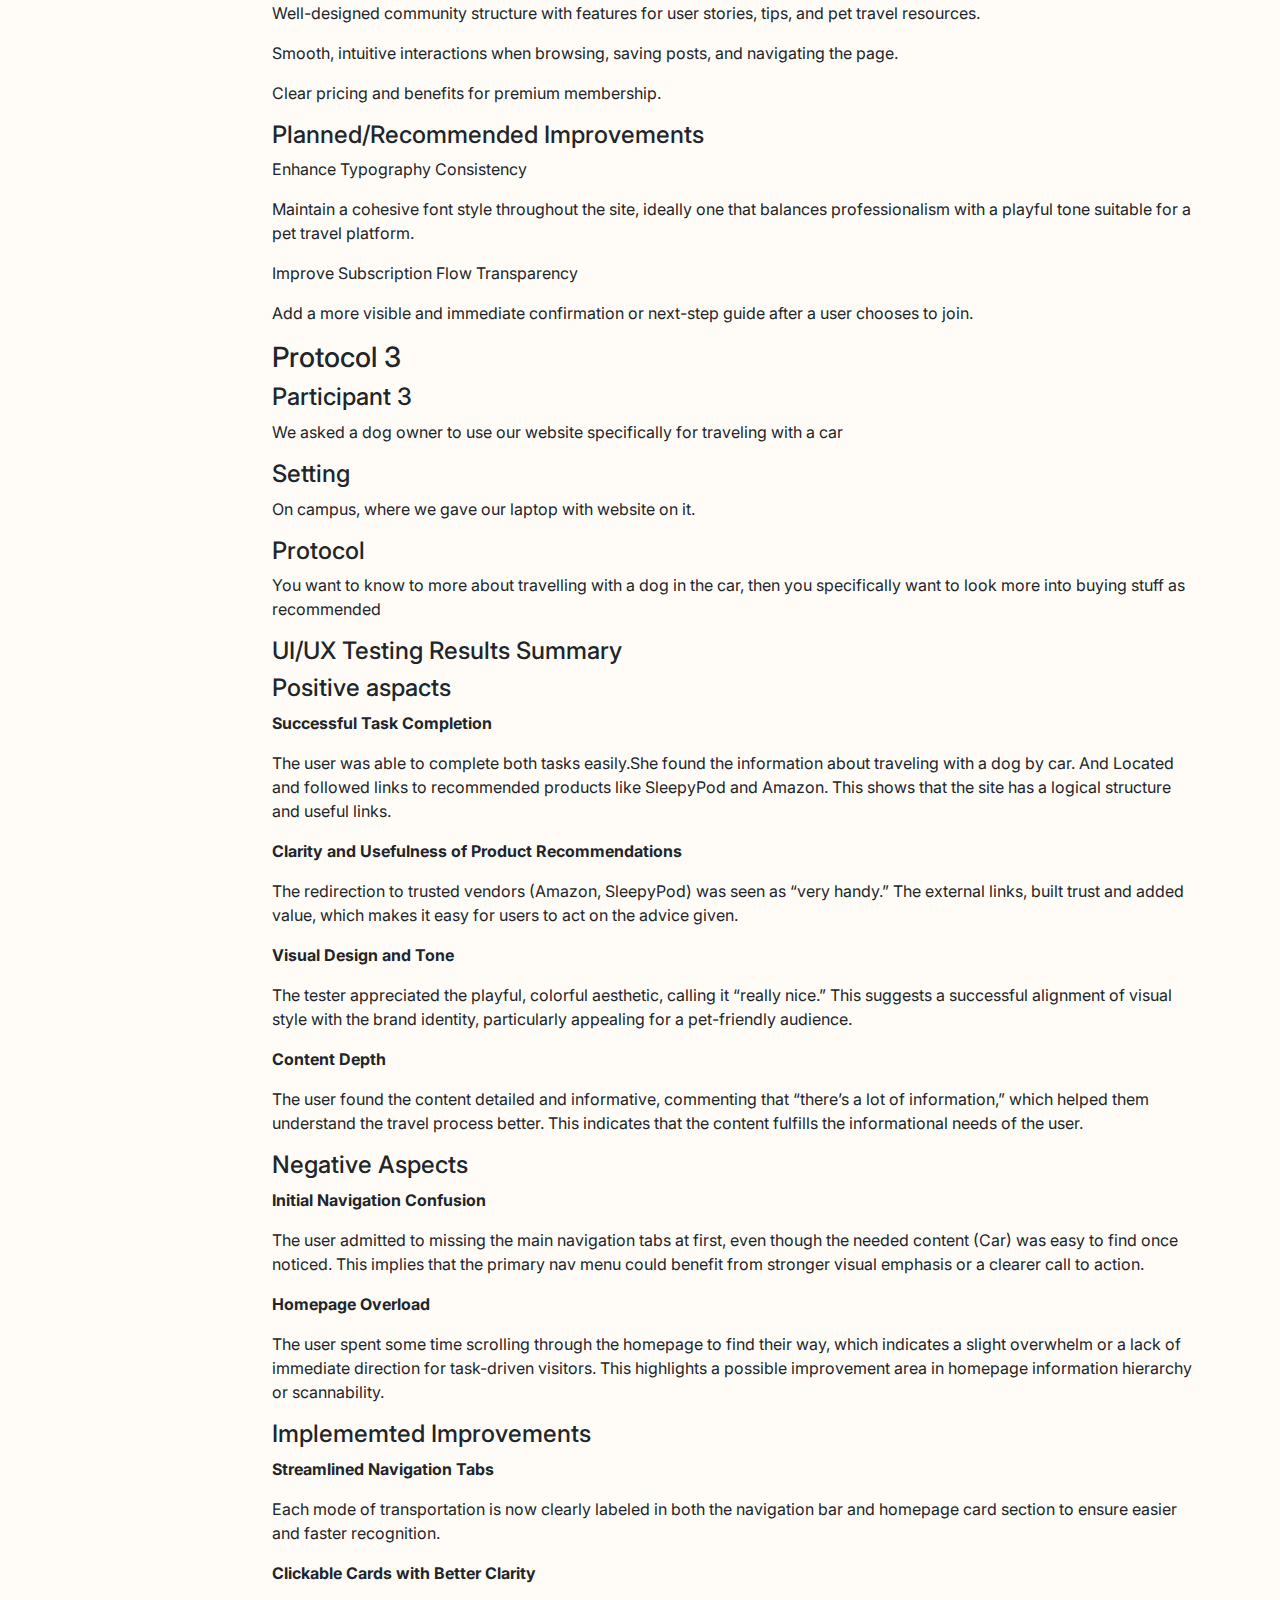
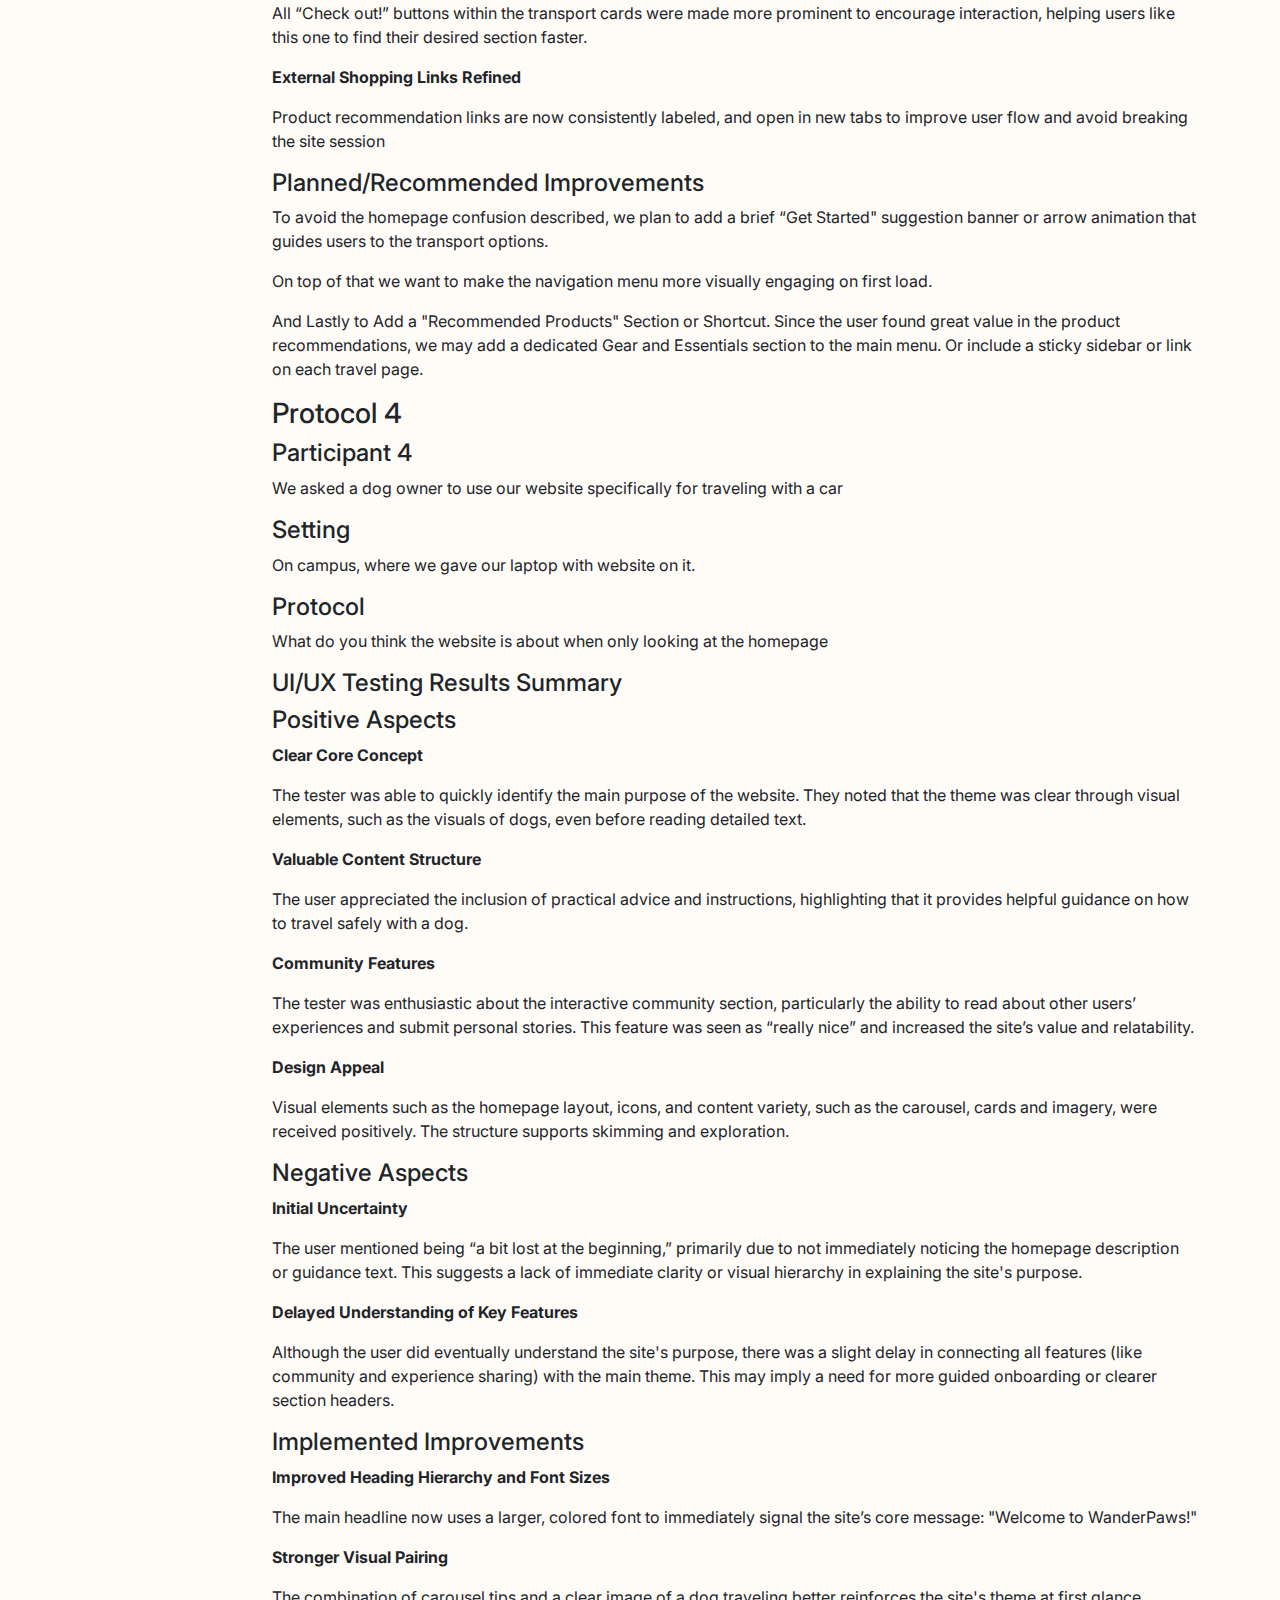
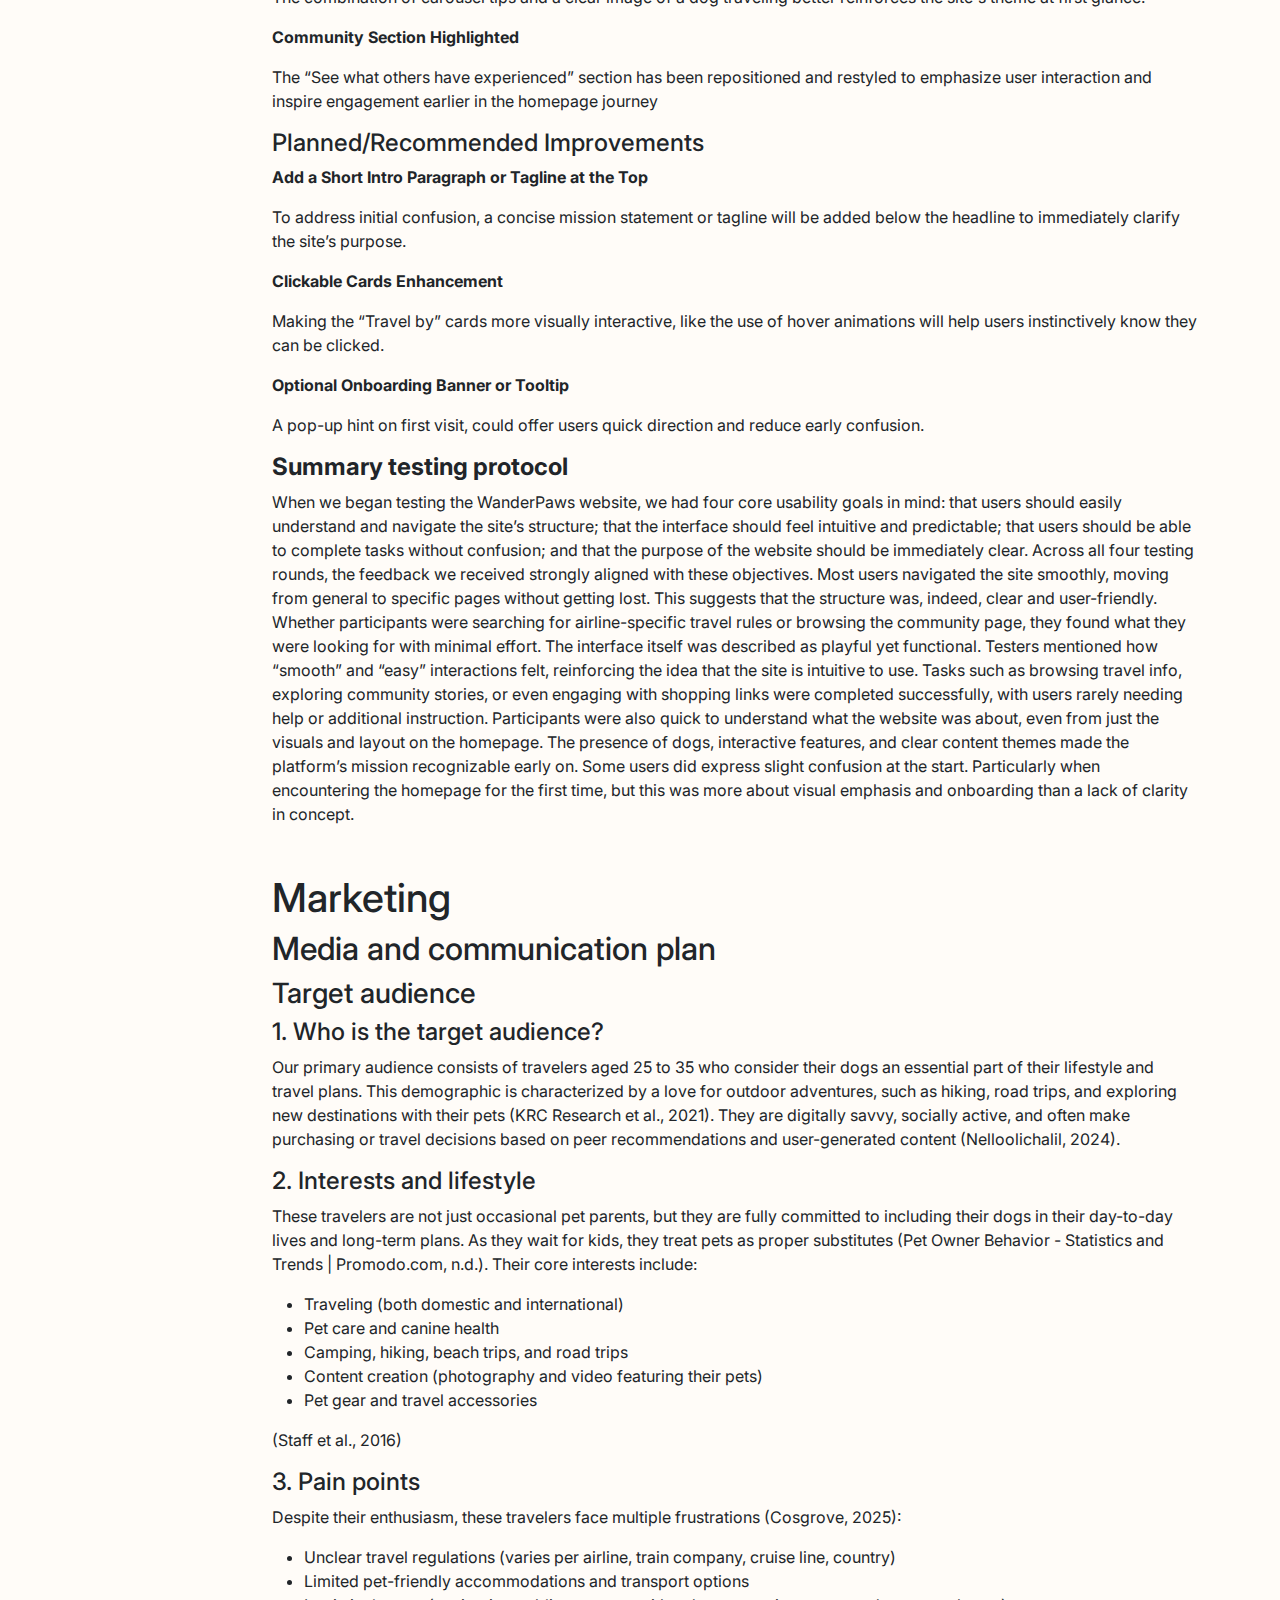
<file: corporate.html>
<!doctype html>
<html lang="en">
  <head>
    <meta charset="utf-8">
    <meta name="viewport" content="width=device-width, initial-scale=1">

    <!-- Bootstrap CSS -->
    <link href="https://cdn.jsdelivr.net/npm/bootstrap@5.3.3/dist/css/bootstrap.min.css" rel="stylesheet" integrity="sha384-QWTKZyjpPEjISv5WaRU9OFeRpok6YctnYmDr5pNlyT2bRjXh0JMhjY6hW+ALEwIH" crossorigin="anonymous">

    <!-- Own Styles -->
    <link rel="stylesheet" href="css/styles.css">

    <!-- Bootstrap Javascript -->
    <script src="https://cdn.jsdelivr.net/npm/bootstrap@5.3.3/dist/js/bootstrap.bundle.min.js" integrity="sha384-YvpcrYf0tY3lHB60NNkmXc5s9fDVZLESaAA55NDzOxhy9GkcIdslK1eN7N6jIeHz" crossorigin="anonymous"></script>

    <title>Corporate &mdash; page</title>

    <!-- Google Analytics code goes just below here (check PRJ4 Guide for details) -->

    <!-- End of Google Analytics code -->
    
  </head>
  <body data-bs-spy="scroll" data-bs-target="#navbar-corporate" data-bs-smooth-scroll="true">

    <!-- Navigation bar, adapted from https://getbootstrap.com/docs/5.1/components/navbar/ -->
     <nav class="navbar navbar-expand-lg navbar-light">
      <div class="container-fluid">
        <a class="navbar-brand" href="index.html">
          <img src="images/logos/wanderpaws_groen2.png" width="90" alt="wanderpaws logo">
        </a>
        <button class="navbar-toggler" type="button" data-bs-toggle="collapse" data-bs-target="#navbarSupportedContent" aria-controls="navbarSupportedContent" aria-expanded="false" aria-label="Toggle navigation">
          <span class="navbar-toggler-icon"></span>
        </button>
		  
        <div class="collapse navbar-collapse" id="navbarSupportedContent">
          <ul class="navbar-nav me-auto mb-2 mb-lg-0">
            <li class="nav-item dropdown">
              <a class="nav-link dropdown-toggle" href="#" id="navbarDropdown" role="button" data-bs-toggle="dropdown" aria-expanded="false">Travel by
              </a>
              <ul class="dropdown-menu" aria-labelledby="navbarDropdown">
                <li><a class="dropdown-item" href="car.html">Car</a></li>
				  <li><hr class="dropdown-divider"></li>
                <li><a class="dropdown-item" href="plane.html">Plane</a></li>
				  <li><hr class="dropdown-divider"></li>
				<li><a class="dropdown-item" href="boat.html">Boat</a></li> 
				  <li><hr class="dropdown-divider"></li>
				<li><a class="dropdown-item" href="boat.html">Train</a></li>
              </ul>
            </li>
            <li class="nav-item">
              <a class="nav-link" href="community.html" target="_blank">Community</a>
            </li>
            <li class="nav-item">
              <a class="nav-link" href="corporate.html">Corporate</a>
            </li>
          </ul>
        </div>
      </div>
    </nav>
    <!-- End of navigation bar -->

   
    <!-- Begin of side bar -->
    <main class="container-fluid container-xl">
      <div class="row">
        <div class="col-sm-4 col-md-3 col-lg-2 py-4">
          <nav id="navbar-corporate" class="nav sticky-sm-top flex-row flex-sm-column lh-1 justify-content-sm-between">
            <a class="nav-link p-0 mb-sm-3 fs-5 me-2 me-sm-0 text-decoration-none" href="#general">General</a>
            <a class="nav-link p-0 mb-sm-3 fs-5 me-2 me-sm-0 text-decoration-none" href="#content">Content</a>
            <a class="nav-link p-0 mb-sm-2 fs-5 me-2 me-sm-0 text-decoration-none" href="#production">Production</a>
            <nav class="nav d-none d-sm-flex flex-column mb-2">	
            </nav>
            <a class="nav-link p-0 mb-sm-2 fs-5 me-2 me-sm-0 text-decoration-none" href="#marketing">Marketing</a>
            <nav class="nav d-none d-sm-flex flex-column mb-2">
            </nav>
            <a class="nav-link p-0 mb-sm-2 fs-5 me-2 me-sm-0 text-decoration-none" href="#management">Management</a>
            <nav class="nav d-none d-sm-flex flex-column mb-2">
            </nav>
            <a class="nav-link p-0 mb-sm-2 fs-5 me-2 me-sm-0 text-decoration-none" href="#appendix">Appendix</a>
          </nav>    
        </div>
        <div class="col-sm-8 col-md-9 col-lg-10 py-sm-4">
          <!-- End of side bar --> 
			
          <!-- Start General -->
          <h2 id="general">General Information</h2>
          <p>
            Wanderpaws is publicly available
            <a href="https://wanderpaws.github.io/wanderpaws/">HERE</a>
          </p>
          <p>
            This website was created by 
          </p>
          <ol>
            <li>Student (Milou Post : 222965)</li>
            <li>Student (Catelyn Pulles: 231275)</li>
			  <li>Student (Danien Bom: 230128)</li>
			  <li>Student (Micky van Wessel: 230475)</li>
          </ol>
		
          <!-- End General -->

          <!-- Start Content -->

          <h2 id="content">Content</h2>
          <table class="table table-bordered table-striped">
            <thead>
              <tr class="bg-white">
                <th scope="col">#</th>
                <th scope="col">Student ID</th>
                <th scope="col">Value</th>
              </tr>
            </thead>
            <tbody>
              <tr>
                <th scope="row">1.</th>
                <td>230128&nbsp;</td>
                <td>Content + production + community page &nbsp;&nbsp;</td>
              </tr>
              <tr>
                <th scope="row">2.</th>
                <td>222965</td>
                <td>Marketing + transport pages</td>
              </tr>
              <tr>
                <th scope="row">3.</th>
                <td>231275</td>
				<td>Management + homepage</td>
              </tr>
              <tr>
                <th scope="row">4.</th>
                <td>230475&nbsp;</td>
                <td>Something at every page</td>
              </tr>
            </tbody>
          </table>
			
			<h4>Brand name and logo</h4>
<img src="images/logos/wanderpaws_groen2.png" class="d-block mx-auto w-50" alt="logo">
<p>Our logo is built with the Fruit-Punch font, see production for more information about this font. In the logo, we have placed the round shapes in a playful way, adding bumps but also playfulness. The bumps in the road are the reason WanderPaws exists; we smooth out the bumps by preparing you well for your next trip with your dog. The heart in the W represents a dog's nose and the love between humans and animals; the W actually forms a kind of human cheering with joy. In the letter A, you see a dog's paw, a logical connection to the dog. In the line towards the location, you see a curl, which is yet another kind of dog nose making its way to the destination. See production for the meaning of our brand name.</p>

<h4>Brand Vision</h4>
<p>(In a world where traveling with dogs is complicated and unclear, we believe every dog and owner deserve stress-free adventures and happiness together. Only then can they create meaningful memories.)</p>
<p>At WanderPaws, we picture a world in which your dog is a true companion on every adventure, not just an afterthought. For dog lovers who travel the world with their furry companions, we are the community and go-to resource. We make travels simpler, happier, and less stressful by providing trustworthy, useful, and inspirational travel information. From transport tips to real-life stories, we empower and connect a growing community of pet-loving adventurers. Because we believe that the best memories are created when paws are involved in the adventure.</p>


<h4>Brand Values</h4>
<p>Our brand values are very important to us, we strive to always uphold them and convey them to the people who will use our website.</p>
<ul>
  <li>Community: Fostering a space where dog lovers can share experiences and insights.</li>
  <li>Caring: Recognizing the deep bond between owner and animal by offering thoughtful tips and practical tools to ensure every trip is safe and stress-free.</li>
  <li>Adventurous: Encouraging exploration and discovery with pets.</li>
  <li>Freedom: Empowering owners and their dogs to explore the world together.</li>
</ul>

<h4>Brand Persona</h4>
<img src="images/corporate/content/brandpersona.jpg" class="d-block mx-auto w-50" alt="persona">
<p>Meet Olivia – Olivia is a 27-year-old freelance photographer living in Amsterdam, where she balances her creative career with her greatest passion: adventuring alongside her Labrador, Milo. With a background in marketing and a spirit for spontaneous getaways, Olivia seeks experiences that nourish both her curiosity and her bond with Milo.</p>
<p>Her lifestyle reflects everything WanderPaws stands for: joy in shared moments, care for her furry friend, and the desire to explore without limits. Olivia values travel that’s not only seamless and safe for pets, but also rich with inspiration and connection. Whether capturing content to inspire other dog lovers or scouting out dog-friendly spots, she embodies a community of explorers who see their pets not as baggage, but as the very heart of the journey.</p>

<h4>Visual Identity and Supporting Visuals</h4>
<p>Our visual style is extensively explained under the heading Production. This style has emerged from a deep understanding of our target audience, based on interviews and research. From these insights, we developed a persona: Olivia, an adventurous 21-year-old who enjoys spending time in nature with her Labrador Milo.</p>
<p>From Olivia's world and preferences, we further developed our visual concept. Because our target audience largely consists of Gen Z, we tapped into their love for nostalgia and their preference for bright, striking colors. This color choice also aligns with a broader trend in graphic design over the past few years, where expressive, vibrant colors have become increasingly popular.</p>
<p>We wanted to create a playful and accessible style that matches the joy of being with your dog. That's why we chose a fresh and youthful visual style that evokes the simplicity of being young. This translates into flat illustrations, clear designs, and a color palette that exudes energy and cheerfulness. The result is a style that is not only visually appealing but also perfectly aligns with the experience of our target audience.</p>
<p>We make use of a lot of real life pictures from dogs and their owners, this is something we do on purpose to create a feeling, you can relate to it, you will feel connected to real life pictures and stories. We hope that by this, it can be a small help to make people excited about our community.</p>
<p>To be honest we kept it simple for now with the supporting illustrations, in the future it would be fun to create some moving illustrations over the page. But for now, this was beyond our current technical knowledge. </p>
<img src="images/corporate/content/styleboard.jpg" class="d-block mx-auto w-50" alt="styleboard">

<!-- End Content, start Production -->

<h2 id="production" class="mt-5">Production</h2>
<p>Where the adventure starts: WanderPaws's backstory</p>

<p>Wanderlust, the intense desire to travel the world, and Paws, the little footsteps of our loyal companions who are by our sides no matter what, were the inspiration for WanderPaws. Together, they represent our brand's core values: a love for adventure, nature, and the unbreakable bond between humans and their dogs. WanderPaws is here to encourage happy, stress-free trips with your pet, whether you're hiking mountains, chasing sunsets, or simply exploring new cities.</p>

<h4 id="production-1" class="mt-2">Design Elements</h4>
<p>Our colors, a conscious choice.</p>

<p>In recent years, there has been a noticeable trend in the graphic design industry: vibrant colours are returning. In addition to drawing attention, these vivid colours trigger feelings and improve the design's overall experience. As a result, we have consciously decided to use vibrant colours.</p>

<p>Our inner kid is symbolised by the flat shapes we employ. Even though the target audience is a little older, we find that they are the ones who love nostalgia the most. It brings back memories of freedom, play, and simplicity. Besides, it's a fact that spending time with your dog naturally brings out the spontaneous, childish side of you. You take a minute to relax, play, and laugh.</p>

<p>The color choice fits seamlessly with this. They fit perfectly with the playfulness of both humans and animals, and they also reflect the shapes and colors we see in nature. This creates a cheerful, recognizable, and inviting style that perfectly aligns with the feeling we want to convey.</p>

<ul>
  <li>
    <img src="images/corporate/content/colourscheme.png" class="d-block mx-auto w-100" alt="dog photo banner">
    <ul class="list-unstyled">
      <li>
        <span class="border border-secondary rounded px-2 me-1" style="background-color: #21EF8C;"></span>
        #21EF8C
        <em>Bright Green symbolizes grass, nature, energy, and adventure. It's a colour that instantly transports you to the outdoors, where you feel liberated, lively, and active. That's exactly what happens when you and your dog travel the world, this is why we see it as the most important color of our brand.</em>
      </li>
      <li>
        <span class="border border-secondary rounded px-2 me-1" style="background-color: #0BC0FD;"></span>
        #0BC0FD
        <em>The colour blue instantly brings up images of the sky, the sea, and the water, it feels open and roomy. It is a colour that stands for stability, calmness, and trust. It asks you to take a deep breath, stop for a second, and feel. We want our followers to experience this stability, calmness and trust in us, WanderPaws.</em>
      </li>
      <li>
        <span class="border border-secondary rounded px-2 me-1" style="background-color: #FE953A;"></span>
        #FE953A
        <em>Orange is a colour that represents energy, excitement, and enjoyment. It brings vibrant energy to our style and fits perfectly with the spontaneous, cheerful character of both humans and dogs. It is an earthy hue; picture warm sunsets and autumn leaves. It links a feeling of grounding and connection to lightness.</em>
      </li>
      <li>
        <span class="border border-secondary rounded px-2 me-1" style="background-color: #000000;"></span>
        #000000
        <em>Black adds contrast, intensity, and depth. It gives the design structure and improves the contrast between other colours. Black is a colour that symbolises concentration and clarity. It is a solid base that reflects professionalism and calmness.</em>
      </li>
      <li>
        <span class="border border-secondary rounded px-2 me-1" style="background-color: #FFFFFF;"></span>
        #FFFFFF
        <em>White represents spaciousness, clarity, and freshness. It conjures up visions of open skies, clouds, and fresh starts. White creates harmony and breathing room in our design it lets the colours shine through and calms the composition. Something small that ties everything together.</em>
      </li>
    </ul>
  </li>
</ul>


<h4>Font choices</h4>
<p>Fruit-Punch</p>
<p>Fruit Punch, an exciting and welcoming typeface with rounded forms that instantly grab attention, is the font we've chosen for the headers. Its soft curves give the text an approachable and pleasant tone, which wonderfully captures the happy vibe of being with your dog. Just like a fun day out together, this typeface conveys a feeling of fun and energy. It brings a fresh, youthful vibe to the design, while also making the content feel welcoming and engaging. In addition to improving the overall mood, this choice gives the page an exciting, dynamic vibe.</p>
			
	<p>Inter Bold/Inter Regular</p>
<p>We've selected Inter Regular for the body text and Inter Bold for the subheadings in this design. This combination provides the layout a modern feel and a clear, readable appearance. A timeless, simplified look is added by using a sans-serif font, which makes it both aesthetically pleasing and adaptable. The font's absence of serifs gives it a modern, youthful look without sacrificing professionalism. All things considered, it's a straightforward but efficient design decision that guarantees the information is aesthetically pleasing and easily readable.
</p>
	<h4>User interface patterns</h4>
<p>The layout of the website is grid-based. For instance, the three primary options on the homepage ("Travel by Car, Plane, or Boat") are displayed in equal rectangles.
The user experiences are arranged in three columns, side by side, in the community stories at the bottom of the community page.
</p>
<p>Theory: According to Lidwell et al.'s Universal Principles of Design, this adheres to the design concept of alignment and visual hierarchy.  Grids provide consistency, order, and serenity.  They facilitate the speedy scanning of visual information by users.
</p>
<p>(Source: Lidwell, W., Holden, K., Butler, J. (2010))</p>
<p>Cards are used as a UI pattern on the website (e.g., the community stories and travel tiles).  Every card has a picture, title, date, and a brief synopsis.</p>
<p>Theory: Cards are a popular pattern for chunking content because they guarantee a strong separation between content units and make information interactive and scannable (Material Design Guidelines).</p>
<p>(Sources: Google Material Design Guidelines, content chunking)</p>
<p>Menu Structure (Navigation) is at the top, on a horizontal menu bar, is the main navigation:
"Travel by" (with dropdown), "Comunnity", "Corporate"
</p>
<p>Theory: This arrangement aligns with the traditional F-pattern of online users (Nielsen Norman Group), which states that they mainly look at a page's left vertical and top horizontal sections.</p>
<p>(Sources: Nielsen, J. (2006). F-Shaped Pattern For Reading Web Content)
</p>
<p>For visual storytelling, a horizontal image carousel is employed on certain pages (like the "Travelling by Car" page).</p>
<p>Theory: When displaying visually rich content (such pictures of dogs on the go) in a condensed amount of space, a carousel design is frequently applied. Carousels are only useful if they can be manually navigated or rotate slowly.
</p>
<p>(Sources: Nielsen, J. (2006). Auto-Forwarding Carousels and Accordions Annoy Users and Reduce Visibility)</p>
<h4>Content Development and Navigation Structure</h4>
<p>
The structure of the homepage is obvious:
</p>
			<ul>
  <li>A mission and vision statement in the introduction</li>
  <li>Call to Action: "Observe what other people have gone through"</li>
  <li>Selecting a transport option (3 cards)</li>
  <li>A footer featuring social media and the logo</li>
				</ul>
	<p></p>
<p>Theory: The AIDA model (Attention, Interest, Desire, Action) is followed by this structure, in which the visitor is informed before having a choice.</p>
<p>(Sources: Cooper, A., Reimann, R., Cronin, D., Noessel, C. (2014). About Face: The Essentials of Interaction Design.)</p>
<p>Content pages (car, boat, plane, train), every form of transportation has its own page with:
</p>
			<ul>
<li>A visually appealing banner; well-organised suggestions with distinct titles in eye-catching hues like orange or green</li>
	<li>Lists with bullet points</li>
	<li>Provide a link to pertinent companies or products</li>
</ul>
<p>Theory: 
This is consistent with progressive disclosure, which divides complex information into manageable portions to prevent user overload.
</p>
<p>(Sources: Cialdini, R. B. (2007). Influence: The Psychology of Persuasion.)</p>
<p>The community page has a clear call to action ("Join the Community!").
An explanation of the advantages
User tale content in cards; a form for sharing your own story
</p>
<p>Theory: Engagement and trust are developed through the usage of user-generated material and social proof, or other people's tales; this enhances the feeling of community.</p>
<p>(Sources: Kotler, P., Armstrong, G. (2017). Principles of Marketing.)</p>
<h4>How does website design fit the values and personality of the brand?</h4>
<p>Every element of the WanderPaws website design captures the brand's light-hearted, adventurous, and friendly nature. We connect travelling with your dog with feelings of freedom, spontaneity, and childish enthusiasm, all of which are expressed by the use of vivid colours, soft rounded type like Fruit Punch, and straightforward flat shapes. The brand's key values: Community, Caring, Adventurous and Freedom, are reflected in these design decisions. The user is encouraged to explore because of the layout's openness and friendliness. It's more than simply a site, it's an experience that evokes the vibes of an exciting road trip or a sunny stroll through the woods, complete with tail wags.</p>
<h4>How does website design fit the marketing and communication strategy?</h4>
<p>Building an active community, encouraging stress-free travel, and establishing a connection with adventurous dog owners between the ages of 25 and 35 are the main objectives of WanderPaws marketing and communication approach. The website's visual attractiveness, emotional resonance, and ease of use all contribute to this tactic. The design promotes interaction and sharing by utilising user-generated content, Reels-ready graphics, and obvious calls to action. The grid-based structure, cards, and progressive content disclosure match the social-media-like flow users are already familiar with. All things considered, the design facilitates the conversion of visitors into devoted community members and curiosity into connection.</p>
<h4>How does website design help showcase the unique value proposal of the product?</h4>
<p>What makes WanderPaws unique is that we offer not just practical travel advice for dog owners, but an entire lifestyle of joyful, stress-free adventures. The website emphasises this special value by striking a balance between emotional narrative (community experiences, upbeat images, and amusing design features) and useful content (such as product links and suggestions relevant to transportation). Everything is intended to demonstrate that WanderPaws is not just educational but also uplifting, reliable, and incredibly relatable. Users can feel seen, encouraged, and eager to go on their next adventure with their pet thanks to the content structure, lively colour scheme, and amiable typefaces.</p>
<h4 id="production-2" class="mt-2">Credits</h4>
<p>For the project we used images for the website and the Instagram account from Pexels and Unsplash. The links are displayed below. We used ChatGPT for helping us with some of the code.</p>

			<h4>Images</h4>
<p>Photo by Pixabay on Pexels: https://www.pexels.com/nl-nl/foto/zwaan-op-meer-tegen-berg-247522/</p>
<p>Photo by Spencer Gurley Films on Pexels: https://www.pexels.com/nl-nl/foto/persoon-met-gele-labrador-retriever-pup-in-tas-terwijl-gelopen-op-pad-voor-berg-1448052/ </p>
<p>Photo by Spencer Gurley Films on Pexels: https://www.pexels.com/nl-nl/foto/man-met-blauwe-en-kastanjebruine-campingtas-1448055/ </p>
<p>Photo by muhannad alatawi on Pexels: https://www.pexels.com/nl-nl/foto/volwassen-bruine-en-witte-pembroke-welsh-corgi-in-de-buurt-van-het-water-58997/ </p>
<p>Photo by Jimmy Conover on Unplash: https://unsplash.com/photos/brown-long-coated-dog-on-car-seat-ajPr3kQBWFw </p>
<p>Photo by Egor Gordeev on Unplash: https://unsplash.com/photos/white-and-brown-long-coated-dog-sitting-on-car-seat-9NpaoldDYms </p>
<p>Photo by Ignacio Amenabar on Unplash: https://unsplash.com/photos/dog-leaning-his-head-on-car-window-2dkgXTfPfTg </p>
<p>Patrick Hendry on Unplash: https://unsplash.com/photos/person-with-dog-sitting-on-grand-canyon-cliff-jd0hS7Vhn_A </p>
<p>Andrew Pons on Unplash: https://unsplash.com/photos/dog-looking-out-the-window-QsmGE0P2-B8 </p>
<p>Robert Nickson on Unplash: https://unsplash.com/photos/person-near-brown-puppy-in-gray-camera-bag-with-camera-kit-inside-i21-U296OJ8 </p>
<p>Photo by Christopher Welsch Leveroni from Pexels: https://www.pexels.com/photo/happy-labrador-retriever-in-peruvian-park-31146309/ </p>
<p>Photo by muhannad alatawi from Pexels: https://www.pexels.com/photo/adult-brown-and-white-pembroke-welsh-corgi-near-the-body-of-water-58997/</p> 
<p>Photo by Bekka Mongeau from Pexels: https://www.pexels.com/photo/photo-of-person-holding-black-and-white-dog-1452717/ </p>
<p>Photo by Paul Buijs from Pexels: https://www.pexels.com/photo/a-dog-wearing-a-collar-and-leash-at-a-subway-station-27874819/</p> 
<p>Photo by Helena Lopes from Pexels: https://www.pexels.com/photo/happy-dog-leaning-out-of-a-car-window-27176279/ </p>
<p>Photo by JF Brou on Unplash: https://unsplash.com/photos/a-white-dog-sitting-on-a-rock-formation-near-a-large-mountain-pond-915UJQaxtrk </p>
<p>Photo by Haberdoedar on Unsplash https://unsplash.com/photos/dog-sits-on-the-boat-gazing-at-the-camera-aAS9jXDg7vI</p>
<p>Photo by Emerson Peters on Unsplash https://unsplash.com/photos/selective-focus-photography-of-labrador-in-vehicle-oBCT3obZ6OY</p> 
<p>Photo by Flouffy on Unsplash https://unsplash.com/photos/brown-pomeranian-puppy-on-white-leather-tote-bag-cRfxNlmb7Ag</p> 
<p>Photo by Egor Gordeev on Unsplash https://unsplash.com/photos/person-in-gray-jacket-holding-white-and-brown-long-coated-small-dog-XHmYp9KDn9c</p> 


<h4 id="production-3" class="mt-2">Testing Report</h4>

<h4>Our testing goals</h4>

<p>1. It is clear how to get everywhere: Users can easily understand and navigate the site’s structure.</p>
<p>2. It is intuitive to use: The interface is user-friendly and interactions are predictable.</p>
<p>3. Did the participant complete the task: Users are able to complete a task without confusion.</p>
<p>4. It is clear what the website provides and is about.</p>

<h3>Protocol 1</h3>

<h4>Participant 1</h4>

<p>We asked a dog owner to use our website specifically for traveling with planes.</p>

<h4>Setting</h4>

<p>On campus, where we gave our laptop with website on it.</p>

<h4>Protocol</h4>

<p>You want to know more about travelling with a dog on planes, then you specifically want to know more about travelling with dogs with airline KLM.</p>

<h4>UI/UX Testing Results Summary</h4>

<h4>Positive Aspects</h4>

<p><strong>Clear Navigation Structure</strong></p>
<p>The tester was able to find both general and specific information about flying with KLM easily. Quote: “It was very, very easy, it's clear”.</p>

<p><strong>Information-Rich Content</strong></p>
<p>The site was described as having a lot of useful content, even if not all of it was read in full. The user felt it covered relevant topics for pet travel.</p>

<p><strong>Logical Content Flow</strong></p>
<p>The tester was able to follow a logical path from general to specific. She went from home page to the destination very easily and flowy. Meaning that finding airlines at the bottom of the page was intuitive.</p>

<p><strong>Coverage of Multiple Travel Methods</strong></p>
<p>The tester appreciated that the site also included information about traveling by car, not just by plane.</p>

<h4>Negative Aspects</h4>

<p><strong>Information Overload</strong></p>
<p>The tester mentioned not reading everything, which may indicate too much text or insufficient formatting for quick scanning. This Suggests a need for more concise or better-structured presentation.</p>

<h4>Improvements</h4>

<h4>Implemented Improvements</h4>

<p>Clear layout and navigation structure for accessing pet travel information.</p>
<p>Logical user journey from general travel topics to specific airlines and destinations.</p>
<p>Inclusion of multiple travel methods, offering broader value to users.</p>

<h4>Planned or Recommended Improvements</h4>

<p>Content Simplification</p>
<p>Use bullet points, headings, and collapsible sections to make content easier to digest.</p>

<p>Filtering and Personalization Tools</p>
<p>Add filters by airline, pet size, or destination to help users find relevant info faster.</p>

<h3>Protocol 2</h3>

<h4>Participant 2</h4>

<p>We asked a dog owner to evaluate our website specifically about using the community page.</p>

<h4>Setting</h4>

<p>On campus, where we gave our laptop with website on it.</p>

<h4>Protocol</h4>

<p>You want to know more about the community of wander paws, then you want to subscribe</p>

<h4>UI/UX Testing Results Summary</h4>

<h4>Positive Aspects</h4>

<p><strong>Clear Value Proposition</strong></p>
<p>The tester immediately understood the purpose of the community page: a platform for dog lovers to connect, share travel experiences, and give or receive tips. Pricing was perceived as affordable and fair: “That’s so affordable.”</p>

<p><strong>Engaging and Fun Experience</strong></p>
<p>The tester enjoyed browsing through user stories and found the content amusing and memorable, he liked that it was interactive and that you could physically type text and press buttons. This Positive reaction indicates a high engagement factor.</p>

<p><strong>Smooth User Flow</strong></p>
<p>Tasks like browsing community posts, clicking to view user stories, and navigating back were completed with ease. Quote: “Pretty smooth actually.”</p>

<p><strong>Motivation to Subscribe</strong></p>
<p>The tester expressed genuine interest in subscribing after exploring the page: “I want more. Join now.” Indicates strong conversion potential.</p>

<p><strong>Interactive Features</strong></p>
<p>The ability to submit stories yourself and to read blog posts was well received and clearly understood. Features like saving content to a list were explored and worked as expected.</p>

<h4>Negative Aspects</h4>

<p><strong>Font Consistency and Style Suggestions</strong></p>
<p>The tester mentioned inconsistency in typography. He talked about the playful font of the header that switched to ‘Arial’, which slightly affected the visual consistency. This is a suggestion for a more consistent style throughout.</p>

<p><strong>Unclear Payment Instructions</strong></p>
<p>The tester didn’t notice the payment instructions upon attempting to subscribe. Could benefit from a clearer explanation or visual confirmation of next steps after clicking "Join."</p>

<h4>Improvements</h4>

<h4>Implemented Improvements</h4>

<p>Well-designed community structure with features for user stories, tips, and pet travel resources.</p>
<p>Smooth, intuitive interactions when browsing, saving posts, and navigating the page.</p>
<p>Clear pricing and benefits for premium membership.</p>

<h4>Planned/Recommended Improvements</h4>

<p>Enhance Typography Consistency</p>
<p>Maintain a cohesive font style throughout the site, ideally one that balances professionalism with a playful tone suitable for a pet travel platform.</p>

<p>Improve Subscription Flow Transparency</p>
<p>Add a more visible and immediate confirmation or next-step guide after a user chooses to join.</p>

<h3>Protocol 3</h3>

<h4>Participant 3</h4>

<p>We asked a dog owner to use our website specifically for traveling with a car</p>

<h4>Setting</h4>

<p>On campus, where we gave our laptop with website on it.</p>

<h4>Protocol</h4>

<p>You want to know to more about travelling with a dog in the car, then you specifically want to look more into buying stuff as recommended</p>

<h4>UI/UX Testing Results Summary</h4>

<h4>Positive aspacts</h4>

<p><strong>Successful Task Completion</strong></p>
<p>The user was able to complete both tasks easily.She found the information about traveling with a dog by car. And Located and followed links to recommended products like SleepyPod and Amazon. This shows that the site has a logical structure and useful links.</p>

<p><strong>Clarity and Usefulness of Product Recommendations</strong></p>
<p>The redirection to trusted vendors (Amazon, SleepyPod) was seen as “very handy.” The external links, built trust and added value, which makes it easy for users to act on the advice given.</p>

<p><strong>Visual Design and Tone</strong></p>
<p>The tester appreciated the playful, colorful aesthetic, calling it “really nice.” This suggests a successful alignment of visual style with the brand identity, particularly appealing for a pet-friendly audience.</p>

<p><strong>Content Depth</strong></p>
<p>The user found the content detailed and informative, commenting that “there’s a lot of information,” which helped them understand the travel process better. This indicates that the content fulfills the informational needs of the user.</p>

<h4>Negative Aspects</h4>

<p><strong>Initial Navigation Confusion</strong></p>
<p>The user admitted to missing the main navigation tabs at first, even though the needed content (Car) was easy to find once noticed. This implies that the primary nav menu could benefit from stronger visual emphasis or a clearer call to action.</p>

<p><strong>Homepage Overload</strong></p>
<p>The user spent some time scrolling through the homepage to find their way, which indicates a slight overwhelm or a lack of immediate direction for task-driven visitors. This highlights a possible improvement area in homepage information hierarchy or scannability.</p>

<h4>Implememted Improvements</h4>

<p><strong>Streamlined Navigation Tabs</strong></p>
<p>Each mode of transportation is now clearly labeled in both the navigation bar and homepage card section to ensure easier and faster recognition.</p>

<p><strong>Clickable Cards with Better Clarity</strong></p>
<p>All “Check out!” buttons within the transport cards were made more prominent to encourage interaction, helping users like this one to find their desired section faster.</p>

<p><strong>External Shopping Links Refined</strong></p>
<p>Product recommendation links are now consistently labeled, and open in new tabs to improve user flow and avoid breaking the site session</p>

<h4>Planned/Recommended Improvements</h4>

<p>To avoid the homepage confusion described, we plan to add a brief “Get Started" suggestion banner or arrow animation that guides users to the transport options.</p>
<p>On top of that we want to make the navigation menu more visually engaging on first load.</p>
<p>And Lastly to Add a "Recommended Products" Section or Shortcut. Since the user found great value in the product recommendations, we may add a dedicated Gear and Essentials section to the main menu. Or include a sticky sidebar or link on each travel page.</p>

<h3>Protocol 4</h3>

<h4>Participant 4</h4>

<p>We asked a dog owner to use our website specifically for traveling with a car</p>

<h4>Setting</h4>

<p>On campus, where we gave our laptop with website on it.</p>

<h4>Protocol</h4>

<p>What do you think the website is about when only looking at the homepage</p>

<h4>UI/UX Testing Results Summary</h4>

<h4>Positive Aspects</h4>

<p><strong>Clear Core Concept</strong></p>
<p>The tester was able to quickly identify the main purpose of the website. They noted that the theme was clear through visual elements, such as the visuals of dogs, even before reading detailed text.</p>

<p><strong>Valuable Content Structure</strong></p>
<p>The user appreciated the inclusion of practical advice and instructions, highlighting that it provides helpful guidance on how to travel safely with a dog.</p>

<p><strong>Community Features</strong></p>
<p>The tester was enthusiastic about the interactive community section, particularly the ability to read about other users’ experiences and submit personal stories. This feature was seen as “really nice” and increased the site’s value and relatability.</p>

<p><strong>Design Appeal</strong></p>
<p>Visual elements such as the homepage layout, icons, and content variety, such as the carousel, cards and imagery, were received positively. The structure supports skimming and exploration.</p>

<h4>Negative Aspects</h4>

<p><strong>Initial Uncertainty</strong></p>
<p>The user mentioned being “a bit lost at the beginning,” primarily due to not immediately noticing the homepage description or guidance text. This suggests a lack of immediate clarity or visual hierarchy in explaining the site's purpose.</p>

<p><strong>Delayed Understanding of Key Features</strong></p>
<p>Although the user did eventually understand the site's purpose, there was a slight delay in connecting all features (like community and experience sharing) with the main theme. This may imply a need for more guided onboarding or clearer section headers.</p>

<h4>Implemented Improvements</h4>

<p><strong>Improved Heading Hierarchy and Font Sizes</strong></p>
<p>The main headline now uses a larger, colored font to immediately signal the site’s core message: "Welcome to WanderPaws!"</p>

<p><strong>Stronger Visual Pairing</strong></p>
<p>The combination of carousel tips and a clear image of a dog traveling better reinforces the site's theme at first glance.</p>

<p><strong>Community Section Highlighted</strong></p>
<p>The “See what others have experienced” section has been repositioned and restyled to emphasize user interaction and inspire engagement earlier in the homepage journey</p>

<h4>Planned/Recommended Improvements</h4>

<p><strong>Add a Short Intro Paragraph or Tagline at the Top</strong></p>
<p>To address initial confusion, a concise mission statement or tagline will be added below the headline to immediately clarify the site’s purpose.</p>

<p><strong>Clickable Cards Enhancement</strong></p>
<p>Making the “Travel by” cards more visually interactive, like the use of hover animations will help users instinctively know they can be clicked.</p>

<p><strong>Optional Onboarding Banner or Tooltip</strong></p>
<p>A pop-up hint on first visit, could offer users quick direction and reduce early confusion.</p>

 <h4><strong>Summary testing protocol</strong></h4>
		<p>When we began testing the WanderPaws website, we had four core usability goals in mind: that users should easily understand and navigate the site’s structure; that the interface should feel intuitive and predictable; that users should be able to complete tasks without confusion; and that the purpose of the website should be immediately clear.

Across all four testing rounds, the feedback we received strongly aligned with these objectives. Most users navigated the site smoothly, moving from general to specific pages without getting lost. This suggests that the structure was, indeed, clear and user-friendly. Whether participants were searching for airline-specific travel rules or browsing the community page, they found what they were looking for with minimal effort.

The interface itself was described as playful yet functional. Testers mentioned how “smooth” and “easy” interactions felt, reinforcing the idea that the site is intuitive to use. Tasks such as browsing travel info, exploring community stories, or even engaging with shopping links were completed successfully, with users rarely needing help or additional instruction.

Participants were also quick to understand what the website was about, even from just the visuals and layout on the homepage. The presence of dogs, interactive features, and clear content themes made the platform’s mission recognizable early on. Some users did express slight confusion at the start. Particularly when encountering the homepage for the first time, but this was more about visual emphasis and onboarding than a lack of clarity in concept.</p>

          <!-- End Production, start Marketing -->

          <h1 id="marketing" class="mt-5">Marketing</h1>
          <h2 id="marketing-1" class="mt-2">Media and communication plan</h2>
     
<section>
  <h3>Target audience</h3>

  <h4>1. Who is the target audience?</h4>
  <p>Our primary audience consists of travelers aged 25 to 35 who consider their dogs an essential part of their lifestyle and travel plans. This demographic is characterized by a love for outdoor adventures, such as hiking, road trips, and exploring new destinations with their pets (KRC Research et al., 2021). They are digitally savvy, socially active, and often make purchasing or travel decisions based on peer recommendations and user-generated content (Nelloolichalil, 2024).</p>

  <h4>2. Interests and lifestyle</h4>
  <p>These travelers are not just occasional pet parents, but they are fully committed to including their dogs in their day-to-day lives and long-term plans. As they wait for kids, they treat pets as proper substitutes (Pet Owner Behavior - Statistics and Trends | Promodo.com, n.d.). Their core interests include:</p>

  <ul>
    <li>Traveling (both domestic and international)</li>
    <li>Pet care and canine health</li>
    <li>Camping, hiking, beach trips, and road trips</li>
    <li>Content creation (photography and video featuring their pets)</li>
    <li>Pet gear and travel accessories</li>
  </ul>

  <p>(Staff et al., 2016)</p>

  <h4>3. Pain points</h4>
  <p>Despite their enthusiasm, these travelers face multiple frustrations (Cosgrove, 2025):</p>
  <ul>
    <li>Unclear travel regulations (varies per airline, train company, cruise line, country)</li>
    <li>Limited pet-friendly accommodations and transport options</li>
    <li>Logistical stress (navigating public transport with a dog, managing crates and paperwork, etc.)</li>
    <li>Inconsistent online information: often outdated or buried in policy documents</li>
  </ul>
  <p>These pain points directly influence their search behavior and content preferences.</p>

  <h4>4. Online behavior and platform use</h4>
  <p>This audience actively engages with content across several platforms. As of April 2024, 30.6% of global Instagram users were aged between 25 and 34, making this age group one of the largest on the platform (Statista, 2024).</p>

  <ul>
    <li>Mobile-first: They access content on the go and optimize everything for mobile.</li>
    <li>Visually oriented: Engaged by rich imagery and short-form videos.</li>
    <li>Community-focused: Rely on peer recommendations, user-generated content, and reviews.</li>
    <li>Purpose-driven: Support brands that reflect their values, especially related to animal welfare or sustainability.</li>
    <li>FOMO-prone: They engage with content that feels exclusive, exciting, and experiential.</li>
  </ul>

  <p>According to Opena (n.d.)</p>

  <h4>Their preferred content formats:</h4>
  <p>(Goldschein, 2024)</p>
  <ul>
    <li>Millennials show a preference for visual content, particularly videos.</li>
    <li>Short-form videos, such as Instagram Reels and Stories, are among the most engaging formats for this demographic.</li>
    <li>Personalized and authentic content resonates well with millennials, making them more likely to engage with and share such content.</li>
  </ul>

  <h4>Instagram and TikTok</h4>
  <ul>
    <li>Purpose: Visual inspiration and emotional connection</li>
    <li>Behavior: Follow travel influencers with dogs, share personal travel moments, search hashtags like #DogFriendlyTravel or #DogsWhoTravel</li>
    <li>Content Preferences: Short reels, travel vlogs, gear reviews, travel day routines with dogs</li>
  </ul>
  <p>Aligned with leisure time and post-work scrolling habits.</p>

  <h4>Facebook groups</h4>
  <p>The target audience also uses Facebook as a platform:</p>
  <ul>
    <li>Usage: Platforms for community building, discussions, and QandA sessions</li>
    <li>Behavior: Pet owners join groups focused on pet-friendly travel to share experiences and seek advice</li>
  </ul>
  <p>(Goldschein, 2024b)</p>

  <h4>Pinterest</h4>
  <p>Millennials use Pinterest to research travel destinations and save informational guides. The platform's visual nature allows them to curate boards with pet-friendly travel ideas and tips.</p>
  <p>(Goldschein, 2024b)</p>

  <h4>Best posting times</h4>
  <p>According to Food (2022):</p>
  <ul>
    <li>Evenings (6 PM – 9 PM) on weekdays</li>
    <li>Late mornings (10 AM – 12 PM) on weekends</li>
  </ul>

  <h4>6. Additional insights</h4>
  <p>According to Cosgrove (2025b):</p>
  <ul>
    <li>Travel Frequency: A significant number of pet owners travel with their pets multiple times a year.</li>
    <li>Decision Factors: Pet-friendliness ranks high when choosing travel destinations and accommodations.</li>
    <li>Market Growth: The pet travel industry is experiencing substantial growth, indicating a rising demand for pet-friendly services.</li>
    <li>Authentic experiences: Users value authentic experiences and trust real-life recommendations from fellow pet travelers.</li>
    <li>Engaging content: They prefer engaging, interactive content such as polls, QandA sessions, and behind-the-scenes travel experiences.</li>
    <li>Community engagement: Users love sharing their own experiences and looking for support from others.</li>
  </ul>

  <h4>7. Key details about target audience</h4>
  <ul>
    <li>Timing matters: Post when your audience is in a discovery or planning mindset (evenings, weekends, pre-vacation periods).</li>
    <li>Tone matters: Friendly, trustworthy, dog-lover-first. Avoid corporate-speak.</li>
    <li>Format matters: Prioritize reels, carousel posts (on Instagram), and video-based content.</li>
    <li>Value matters: Focus on clarity and utility, step-by-step advice, real-time updates, and visuals that help users envision their own dog-friendly adventures.</li>
  </ul>
</section>

<section>
  <h3>Marketing objectives</h3>
  <ul>
    <li><strong>Reach Objective:</strong> Reach at least 300 people of our target audience on our social media platform within the first 4 weeks.</li>
    <li><strong>Affect:</strong> Inspire and educate our target audience, making them feel confident about traveling with their dogs, leading to at least 50 meaningful interactions (likes, comments, shares).</li>
    <li><strong>Response:</strong> Create a community on our page by obtaining at least 150 followers.</li>
  </ul>

  <h3>Media tactics</h3>
  <p>We will be using Instagram as our media platform to promote our brand. On Instagram, we will have an account for our brand WanderPaws where we will promote our brand and our website.</p>

  <p>We will use Instagram because it is the ideal platform to reach our target audience: millennial travelers aged 25–35 who include their dogs in every adventure. With over 30.6% of global users in this age group (Statista, 2024), Instagram aligns really well with their mobile-first, visually driven behavior.</p>

  <p>Millennials prefer authentic, short-form content like Reels and Stories. They seek travel inspiration, share personal experiences, and follow creators with similar lifestyles. Our content, such as dog-friendly travel tips and dog photos, fits naturally into their feed.</p>

  <p>Instagram also supports community building and peer recommendations, which are key to our audience’s decision-making (Nelloolichalil, 2024). By posting during peak engagement times (Food, 2022) and using targeted hashtags, we can drive both engagement and traffic to our website. Instagram lets us meet our audience with the right tone, content, and timing.</p>
</section>

<section>
  <h2>Our brand</h2>
  <p>WanderPaws is a travel-focused brand built for adventurous dog owners who see their pets as true travel companions. We’re here for the explorers who believe no adventure is complete without their furry friend by their side.</p>

  <p>At WanderPaws, we provide inspiring, practical, and trustworthy content. From dog-friendly transportation guides and travel tips to up-to-date regulations and real-life stories from the road. Whether it's figuring out how to take your dog on a train, fly with them internationally, or find pet-friendly cruises, we're your go-to resource. Our mission is to make traveling with dogs easier, more joyful, and less stressful so that you can have the best vacation.</p>

  <p>But we’re more than just information. We’re a community. We’re creating a space where dog lovers can connect, share, and support each other. We celebrate the bond between humans and their dogs and champion those who bring their pups along for every journey.</p>
</section>

<section>
  <h2>Context of our campaign</h2>
  <p>To effectively reach our target audience of millennial travelers (aged 25–35) who explore the world with their dogs, we are using Instagram as our primary platform. Our content will consist of posts that visualize and align with our brand identity, including dog-friendly travel tips, destination highlights, and inspiring travel visuals with captions that amplify the message of each post.</p>

  <p>We plan to deliver this through short-form videos on Stories, Reels, and regular posts. Each post will maintain a cohesive visual identity with a green border of playful shapes and our logo in the corner, reflecting our brand’s positive, energetic, and friendly tone.</p>

  <p>Our communication style will be playful and informal, using fun emojis to mirror both our brand identity and the lifestyle of our audience: socially active dog lovers who value peer-led recommendations and content that feels exclusive, exciting, and experiential. We aim to create a sense of community and show that we’re here to help them navigate the world with their dogs, removing stress and uncertainty through easy-to-understand content.</p>

  <p>At the same time, we want to support the idea of going on vacation with your dog by showcasing how amazing and memorable these experiences can be, through visually appealing images and videos. By doing so, we’ll ultimately drive traffic to our website.</p>

  <p>The tone of all content will remain positive and empowering, aligning with our vision of making dog-inclusive travel more accessible and joyful. Every post will be useful, visually engaging, and infused with purpose, building trust, encouraging interaction, and supporting our broader marketing goals.</p>

  <p>Under each post, we’ll use relevant hashtags to expand our reach and encourage our followers to use them too, increasing engagement and community visibility.</p>

  <h4>Hashtags we will use</h4>
  <p>
    <code>
      #travelwithdogs #adventureawaits #stressfreetravel #wanderpaws #travelbycar #roadtrip #adventuredogs
      #dogfriendlytravel #packyourpaws #traveltips #summertravel #Travel #dog #furryfriend
    </code>
  </p>
</section>

<section>
  <h3>Campaign objective</h3>
  <p>Looking at our marketing objectives, our focus in the first 4 weeks is on building awareness, fostering engagement, and growing a loyal community. We aim to reach at least 300 people in our target audience across our chosen platforms, ensuring our content is seen by a relevant and interested group.</p>

  <p>From there, we’re targeting at least 50 meaningful interactions. This includes likes, comments, shares, saves, and DMs, key indicators that our content is resonating and building trust.</p>

  <p>Lastly, we aim to grow a dedicated following of at least 150 dog-loving adventurers who align with our values and are excited to be part of the WanderPaws community. These early goals lay the foundation for long-term connection and increased traffic to our website.</p>
</section>

	<section>
	<h2>Promotional activities</h2>

	<p>Every post on our account with the caption and interactions included. The images are chronologically showcased from left to right:</p>
	
<div class="image-container">
    <div class="media-item">
        <img alt="instagram post 1" class="img-thumbnail small-img" src="images/corporate/marketing/instagramposts/post1.jpg">
        <img alt="instagram post 1" class="img-thumbnail small-img" src="images/corporate/marketing/instagramposts/post1caption.jpg">
    </div>
    <div class="media-item">
        <img alt="instagram post 1" class="img-thumbnail small-img" src="images/corporate/marketing/instagramposts/post2.jpg">
        <img alt="instagram post 1" class="img-thumbnail small-img" src="images/corporate/marketing/instagramposts/post2caption.jpg">
    </div>
    <div class="media-item">
        <img alt="instagram post 1" class="img-thumbnail small-img" src="images/corporate/marketing/instagramposts/post3.jpg">
        <img alt="instagram post 1" class="img-thumbnail small-img" src="images/corporate/marketing/instagramposts/post3caption.jpg">
    </div>
    <div class="media-item">
        <img alt="instagram post 1" class="img-thumbnail small-img" src="images/corporate/marketing/instagramposts/post4.jpg">
        <img alt="instagram post 1" class="img-thumbnail small-img" src="images/corporate/marketing/instagramposts/post4caption.jpg">
    </div>
    <div class="media-item">
        <video class="media-video" controls>
            <source src="images/corporate/marketing/instagramposts/instagramreel1.mp4">
        </video>
        <img alt="instagram post 1" class="img-thumbnail small-img" src="images/corporate/marketing/instagramposts/instagramreel1caption.jpg">
    </div>
    <div class="media-item">
        <img alt="instagram post 1" class="img-thumbnail small-img" src="images/corporate/marketing/instagramposts/post5.jpg">
        <img alt="instagram post 1" class="img-thumbnail small-img" src="images/corporate/marketing/instagramposts/post5caption.jpg">
    </div>
    <div class="media-item">
        <video class="media-video" controls>
            <source src="images/corporate/marketing/instagramposts/instagramreel2.mp4">
        </video>
        <img alt="instagram post 1" class="img-thumbnail small-img" src="images/corporate/marketing/instagramposts/instagramreel2caption.jpg">
    </div>
    <div class="media-item">
        <img alt="instagram post 1" class="img-thumbnail small-img" src="images/corporate/marketing/instagramposts/post6.jpg">
        <img alt="instagram post 1" class="img-thumbnail small-img" src="images/corporate/marketing/instagramposts/post6caption.jpg">
    </div>
    <div class="media-item">
        <img alt="instagram post 1" class="img-thumbnail small-img" src="images/corporate/marketing/instagramposts/post7.jpg">
        <img alt="instagram post 1" class="img-thumbnail small-img" src="images/corporate/marketing/instagramposts/post7caption.jpg">
    </div>
    <div class="media-item">
        <img alt="instagram post 1" class="img-thumbnail small-img" src="images/corporate/marketing/instagramposts/post8.jpg">
        <img alt="instagram post 1" class="img-thumbnail small-img" src="images/corporate/marketing/instagramposts/post8caption.jpg">
    </div>
    <div class="media-item">
        <img alt="instagram post 1" class="img-thumbnail small-img" src="images/corporate/marketing/instagramposts/post9.jpg">
        <img alt="instagram post 1" class="img-thumbnail small-img" src="images/corporate/marketing/instagramposts/post9caption.jpg">
    </div>
    <div class="media-item">
        <img alt="instagram post 1" class="img-thumbnail small-img" src="images/corporate/marketing/instagramposts/post10.jpg">
        <img alt="instagram post 1" class="img-thumbnail small-img" src="images/corporate/marketing/instagramposts/post10caption.jpg">
    </div>
    <div class="media-item">
        <img alt="instagram post 1" class="img-thumbnail small-img w-25" src="images/corporate/marketing/instagramposts/post11.jpg">
        <img alt="instagram post 1" class="img-thumbnail small-img w-25" src="images/corporate/marketing/instagramposts/post11caption.jpg">
    </div>
	</div>

		 
	<h4>Instagram Stories we posted</h4>
	<p>Some of these stories are reposts, which means that they were not planned in the content calendar and we did not create the videos/photos. During the campain, we came across content which visualized our brand identity and aligned well with our brand vision, we decided at those points we would repost them.&nbsp;</p>
	<div class="image-container">
	<img alt="instagram post 1" class="img-thumbnail small-img w-25" src="images/corporate/marketing/instagramposts/story1.jpg">
	<img alt="instagram post 1" class="img-thumbnail small-img w-25" src="images/corporate/marketing/instagramposts/story2.jpg">
	<img alt="instagram post 1" class="img-thumbnail small-img w-25" src="images/corporate/marketing/instagramposts/story3.jpg">
	<img alt="instagram post 1" class="img-thumbnail small-img w-25" src="images/corporate/marketing/instagramposts/story4.jpg">
	<img alt="instagram post 1" class="img-thumbnail small-img w-25" src="images/corporate/marketing/instagramposts/story5.jpg">
	<img alt="instagram post 1" class="img-thumbnail small-img w-25" src="images/corporate/marketing/instagramposts/story6.jpg">
	<img alt="instagram post 1" class="img-thumbnail small-img w-25" src="images/corporate/marketing/instagramposts/story7.jpg">
	<img alt="instagram post 1" class="img-thumbnail small-img w-25" src="images/corporate/marketing/instagramposts/story8.jpg">
	<img alt="instagram post 1" class="img-thumbnail small-img w-25" src="images/corporate/marketing/instagramposts/story9.jpg">
	<img alt="instagram post 1" class="img-thumbnail small-img w-25" src="images/corporate/marketing/instagramposts/story10.jpg">
	<img alt="instagram post 1" class="img-thumbnail small-img w-25" src="images/corporate/marketing/instagramposts/story11.jpg">
	<img alt="instagram post 1" class="img-thumbnail small-img w-25" src="images/corporate/marketing/instagramposts/story12.jpg">
	<img alt="instagram post 1" class="img-thumbnail small-img w-25" src="images/corporate/marketing/instagramposts/story13.jpg">
	<img alt="instagram post 1" class="img-thumbnail small-img w-25" src="images/corporate/marketing/instagramposts/story14.jpg">
	<img alt="instagram post 1" class="img-thumbnail small-img w-25" src="images/corporate/marketing/instagramposts/story15.jpg">
	</div>
	
<h2>Content calender </h2>

<p>Photo of our content calendar. To be able to click on the media link of this table to have a better look, go to the appendix</p>
<img alt="content calendar" class="content-calendar" src="images/corporate/marketing/contentcalendar.png">
</section>

          <h2 id="marketing-2" class="mt-4">Learning Points</h2>
           <h3>Our brand: campaign evaluation</h3>

    <p>Overall, our campaign went really well. We stayed focused on our objectives and created content tailored specifically to our target audience, based on the research we conducted. Through this, we discovered that our audience responds most positively to content that is fun, exciting, and visually engaging. Reels, in particular, performed well, which is why we strategically used a mix of both reels and standard photo posts on our account.</p>

    <p>Each regular post featured a joyful, vibrant image of a dog and sometimes accompanied by their owner on an adventure. We carefully chose photos that sparked positivity and fun, steering away from serious tones or black-and-white imagery. We posted on the account around 3-4 times a week and all on different days, to keep obtaining people's attention. All visuals were sourced from non-copyrighted platforms such as Pexels and Unsplash. Every post had a unique subject and a caption tailored to both the image and the message we wanted to share. For example, a photo of a dog in a car was paired with a caption offering tips on managing car travel with pets and highlighting how WanderPaws is here to help.</p>

    <p>We aimed for a balanced approach: half of our content subtly promoted our website and services to drive traffic, while the other half reinforced our brand identity and values. Posts like “Just you and me, on an adventure. There’s nothing better than this feeling” may not directly advertise our offerings but strongly communicate what we stand for.</p>

    <p>We also experimented with different formats such as Instagram Stories and Reels. Our reels, inspired by current meme trends and lighthearted humor, resonated well with our audience, with them reaching over 200 views. This style aligns really well with our approachable, playful brand identity. Stories were used not just to repost adventure-themed videos from other creators (which aligns with our values), but also to build community engagement. We asked followers questions like “What do you enjoy most when adventuring with your dog?” and received responses out of it, showing that our efforts to spark conversation did work. We also invited our audience to share their own adventure videos, and a few people did. Which we reposted, further strengthening that sense of community.</p>

    <h3>Evaluation of marketing objectives:</h3>

    <h4>objectives:</h4>

    <p>Reach Objective: Reach at least 300 people of our target audience on our social media platform within the first 4 weeks.</p>

    <p>Affect: Inspire and educate our target audience, making them feel confident about traveling with their dogs, leading to at least 50 meaningful interactions (likes, comments, shares).</p>

    <p>Response: Creating a community on our page by obtaining at least 150 followers.</p>

    <h4>1. Reach objective</h4>

    <p>We definitely achieved this objective. Looking at the reach, we have reached a lot more than 300 people. We aimed to reach at least 300 people within the first four weeks, this being 300 people from our target audience. We far surpassed this target. According to Instagram analytics, our profile reached 3,217 accounts during this period. This means that 3,2 thousand people have seen our posts in total. Of those, 68.1% were followers, and 31.9% were non-followers, suggesting that our hashtags were effective in expanding reach beyond our existing following. Our most viewed post was our very first reel, reinforcing the research that reels generate the highest visibility and work the best for getting the most reach. We have also seen that 55% from this reach is aged 18-24, and 26,5% is aged 25-34. The last age group is our target audience. This is less than we expected but if we calculate the percentage to a number, 26,5 percent of 3,217 are still 852 people from our intended target audience, which means we achieved our reach objective.</p>

    <h4>2. Affect objective</h4>

    <p>Looking at the affect, we also achieved our objective of having at least 50 interactions. According to our Instagram statistics, we have 186 interactions. These interactions range from likes, comments and shares. Interestingly, 90.4% of these came from our followers, which shows that we’re successfully building a loyal and engaged community. 84,1 percent out of the 186 interactions have been on normal posts. Which means that posts do work the best interaction wise, which is the opposite of which format gets the most reach. 179 out of the 186 have been likes and 6 have been comments. Which is a lot less than we anticipating. But we did get a lot more likes in total than we expected which was pleasantly surprising to see. But we did achieve our affect objective and surpassed it in a great way. We also received a few DMs with partnership offers, which was an exciting and unexpected bonus.</p>

    <h4>3. Response objective</h4>

    <p>Looking at the response objective, we also achieved this. Our goal was to gain at least 150 followers within four weeks. We obtained in total 168 followers. Which are quite a lot of people. We did not expect this number to be this high and we were even a little skeptical of reaching this objective. We in total have had 174 of which 5 unfollowed us.  However, this is still a very low number, this indicates that people not only found our content engaging but also chose to stick around, helping build a true community. In total we have shared 27 posts which helped us build that community. Within those posts, there was room and multiple occasions for engagement.</p>

    <h3>Key learnings</h3>

    <h4>What worked well</h4>

    <p>One of the most successful elements of the campaign was the use of Reels for reach. Reels significantly outperformed other types of content in terms of visibility, with our very first reel gaining over 200 views. This reinforced both our initial research and real-world results that Instagram’s algorithm tends to favor short-form video content, especially when it's engaging and on-trend.</p>

    <p>Another area that performed well was our use of Instagram Stories. We used Stories to ask interactive questions and repost user-generated content (UGC), which helped foster more genuine, two-way communication with our audience. Interestingly, we found that users were more willing to engage via Stories than to leave comments on static posts.</p>

    <p>Our consistent tone and aesthetic also proved effective. We stayed true to a joyful and adventurous visual identity, using bright and happy images, primarily of dogs exploring the outdoors. These visuals, paired with light-hearted and friendly captions, helped us build a strong brand presence that resonated with our target community.</p>

    <p>Audience growth exceeded our expectations. We set a goal of reaching 150 followers within four weeks and ended up with 168. We even received several direct messages with offers for collaborations, suggesting that our brand made a strong impression and connected well with a niche but engaged audience.</p>

    <h4>What did not work or went unexpectedly</h4>

    <p>However, not everything went as smoothly. One area that underperformed was comment engagement. Despite including open-ended questions in many of our captions, we received fewer comments than expected. We discovered that while users are happy to like a post or engage via Stories, getting them to comment on feed posts requires more compelling emotional or thought-provoking content, not just questions.</p>

    <p>Another challenge was overestimating the consistency of likes. We initially assumed that likes would gradually increase as our page grew, but engagement fluctuated quite a bit. Some posts we thought would perform well, especially those that were visually strong, underperformed, while others unexpectedly gained a lot of traction. This showed us how unpredictable engagement can be.</p>

    <p>User-generated content also had a slower start than anticipated. Although we did receive some submissions of dogs on adventures, participation was lower than expected. In hindsight, launching this aspect of the campaign with a clearer structure, like a branded hashtag challenge or a small incentive, might have encouraged more users to take part from the beginning.</p>

    <p>Another unexpected insight came from our reach demographics. We had assumed that most of our reach would come from our primary target group, ages 25–34. However, only 26.5% of the 3,217 people reached were within this age range. While this was lower than expected, it still equates to around 852 people from our target audience, which is a solid number and above our objective of 300 people. It showed us that we were successful in reaching our intended group, just not in the proportion we initially predicted.</p>

    <h4>What went as expected</h4>

    <p>Some aspects of the campaign did go exactly as planned. We followed our content calendar closely, posting three to four times per week, with only minor adjustments along the way. This helped maintain consistency and kept our audience engaged throughout the campaign.</p>

    <p>Our visual and messaging strategy also aligned perfectly with our goals. We set out to create a brand that celebrates fun, companionship, and adventure. And the feedback we received confirmed that this message resonated strongly with our audience.</p>

    <p>Lastly, our posting schedule was well-timed. Based on research, we decided to post during the afternoon, which proved effective in terms of both reach and engagement. The analytics backed this decision, showing higher performance during these times.</p>

    <h4>What did we learn</h4>

    <p>Overall, we learned how to actually execute a campaign and not just make one. For us, it was quite easy to follow our content calendar, we did make some changes along the way but followed it well. We also always tried to post them in the afternoon, which is when our target audience is the most on social media according to research. Instagram has the function to save concepts which made it easier to follow the time schedule. Looking at the KPI’s we set for each post on the content calendar we also achieved a lot of them, especially the following. The likes on the other hand we did not always reach. So that is something we overestimated. We expected it to be more every post but sometimes the likes went up and down. Because of that we learned that those kinds of interactions are hard to estimate.</p>

    <h4>What we would do differently</h4>

    <p>Something that we would do differently next time is to experiment more with reels. Since Reels brought in the most reach, we would create more short-form video content in the future, especially using trends or storytelling formats that are popular with our audience. Secondly, we would improve comment engagement. We would rethink how we encourage comments, perhaps by using more emotionally driven storytelling or adding stronger calls-to-action in captions. Collaborations or giveaways might also help boost comment rates. On top of that we would also do more with user-generated Content, since community-driven content got a strong response, we’d start collecting and showcasing user submissions earlier in the campaign.</p>

    <h4>Conclusion</h4>

    <p>In conclusion, our campaign not only met but exceeded all of our objectives. We gained valuable experience in creating and executing a full campaign, learned what types of content our audience connects with most, and laid a strong foundation for WanderPaws' future presence on social media. Most importantly, we began building a community of like-minded, dog-loving adventurers, exactly the kind of audience we set out to reach.</p>
          <h2 id="marketing-3" class="mt-4">Future Planning</h2>

<p>Reflecting on our completed campaign, it's clear that we laid a solid foundation in terms of building brand awareness, reaching our target audience, and establishing a community around our brand values. However, should this project continue, there are several opportunities to build on our success, improve engagement, and develop the campaign into a more strategic, long-term effort. This section outlines in detail what we would do differently, new ideas for content, and what I’ve learned through the process.</p>

<h3>Reflection on what has been done</h3>

<p>During this project, we focused on creating joyful, visually appealing content that aligns with our brand identity: playful, adventurous, and community focused. Our use of both photo posts and reels helped us discover that reels generate significantly more reach, while photo posts foster more consistent interaction (mainly likes). We also utilized Instagram Stories effectively to build direct engagement with our audience through questions and reposted content.</p>

<p>We hit all three of our initial objectives, by reaching over 3,200 people, sparking 186 interactions, and increasing our audience to 168 followers. But through this, we will identify clear areas where we could grow further, both in creative strategy and marketing structure.</p>

<h3>What we would do differently and why</h3>

<h4>1. Implement a long-term content strategy</h4>

<p>While our initial content calendar worked well for short-term consistency, future planning would benefit from a more strategic, long-term approach. We would create a 3-month content calendar with rotating content themes. Some ideas we have for this are “Training Tuesdays,” “Adventure Highlights,” “WanderPaws Wisdom”. This allows us to build expectations with our audience and explore a broader variety of topics. We would do this because content that follows themes is easier to plan and gives followers a reason to return. It also increases post consistency while giving the brand a clear voice.</p>

<h4>2. Prioritize Reels and storytelling content</h4>

<p>We saw from our analytics that reels received the most reach, yet we only created a few. If we continued the project, we would focus more on reels, and in them we would add more storytelling and narrative elements, such as “A day in the life of a traveling dog” or “Tips for packing for you and your pup.” These would combine value-driven content with emotional storytelling, encouraging shares and saves. This can be good for our brand as storytelling increases emotional resonance, which is key to building brand loyalty and shareable content. Reels are also favored by Instagram's algorithm, making them a priority format.</p>

<h4>3. Use a community Hashtag and UGC campaign</h4>

<p>To further grow our community, we would launch an official campaign hashtag, for example the hashtag: #WanderWithPaws. And encourage followers to use it when posting their own dog adventure photos or videos. Each week, we could feature our favorite submissions in a “Community Spotlight” post or story. We would do this because user-generated content (UGC) builds authenticity and strengthens community ties. According to Nielsen research, 92% of consumers trust UGC more than traditional advertising. It also provides ongoing content with minimal effort.</p>

<h4>4. Posting more carousel posts</h4>

<p>While most of our content was visual and emotive, we would introduce more educational carousel posts with practical advice, like “5 Tips for Road Tripping with Your Dog” or “Best Dog-Friendly Destinations in Europe.” Carousel posts increase time spent on each post, are highly shareable, and encourage saving, which boosts the algorithm performance of Instagram. They also reinforce our position as a helpful, knowledgeable resource and not just an aesthetic brand. These posts could mix text with icons or playful illustrations to stay on-brand while delivering useful info.</p>

<h4>5. Experiment with Collaborations and Micro-Influencers</h4>

<p>If we were to grow to a big brand with a budget. We could eventually reach out to micro-influencers in the pet travel niche for shoutouts, takeovers, or collaborative content. For example, a travel influencer with a dog could “take over” our stories for a day and share their travel routine, tagging us throughout. Influencer collaborations can really increase our brand reach. Micro-influencers are especially trusted and have stronger engagement rates than larger accounts, which is more valuable for community-focused brands.</p>

<h3>Conclusion</h3>

<p>If the campaign were to continue, we would shift the strategy from short-term visibility to long-term community building and brand authority. This would involve expanding our content types, deepening the storytelling, involving our audience more through UGC and collaborations, and keeping content both visually appealing and value-driven.</p>

<p>The campaign showed us the power of authentic branding and the importance of continuous testing and learning. By applying these insights, I believe WanderPaws could evolve into a lasting brand that shares a bond with a dog-loving community.</p>

          <h4 id="marketing-4" class="mt-4">Professionalism</h4>
          <p>Present and organize below all social media/online activities of the campaign. Context and material are according to the brand style, image, and vision. Images on the site are of high-quality, readable, and properly designed.</p>
        
          <!-- End Marketing, start Management -->

          <h2 id="management" class="mt-5">Management</h2>
<br>
       <img alt="leancanvas1" class="img-thumbnail small-img" src="images/corporate/management/leancanvas1.jpg">
<br>
	   <img alt="leancanvas1" class="img-thumbnail small-img" src="images/corporate/management/leancanvas2.jpg">
<br>
          <p class="fw-bold">Problems</p>
          <ul>
            <li>Lack of centralized and reliable information on dog-friendly travel options. </li>
            <li>Traveling with dogs can be stressful due to unknown regulations and limitations. </li>
			<li>Difficulty finding pet-friendly transport, and destinations. </li>
			<li>In the solution interviews we found out that people feel the need for a community. Mainly because they feel more confident in making decisions when they see other's opinions and experiences.</li>
			<li>Alternatives: Alternatives right now for this are websites from travel agencies themselves. Communities on other channels such as Facebook. Youtube content that helpes people with their preparation, such as checklists, experiences and recomendations.</li>
          </ul>
          <p class="fw-bold">Solution</p>
          <ul>
            <li>Centralized website with clear, up-to-date information on traveling with dogs by transport type (plane, train, car, etc.). </li>
			<li>User-generated community section to share personal travel stories,experiences and tips.</li>
			<li>Links to all transport and travel websites.</li>
			<li>Because of the solution interviews, we thought it would be efficient to add more advertisements to connect people with usefull travel products.</li>
          </ul>
          <p class="fw-bold">Customer segments</p>
          <ul>
            <li>We target young adults age 25-35, because we found that mainly this group travels with their pet and are searching for information in pet-friendly travel.</li>
            <li>Dog owners, and cares about the well being of their dog.</li>
			<li>They are planning to go travel with their dog.</li>
			<li>They are active on social media, interact with content.</li>
			<li>In our solution interviews we found that our target audience finds other people's opinions and experiences important. </li>
          </ul>
          <p class="fw-bold">Unique value proposition</p>
          <ul>
            <li>One central platform focused entirely on making dog-friendly travel easier and more joyful.</li>
            <li>Empowers dog owners to travel confidently and stress-free with their pets.</li>
			<li>Builds a community through shared experiences and honest, practical advice.</li>
          </ul>
          <p class="fw-bold">Unfair advantage</p>
          <ul>
            <li>List the aspect(s) of your brand that cannot easily be copied, also called your sustainable competitive advantage(s).</li>
          </ul>
          <p class="fw-bold">Channels</p>
          <ul>
            <li>Instagram and our online webpage.</li>
            <li>After the solution interviews we also thought it would be effective to add Facebook and Tiktok to our channels. Mainly because we found that our target audience is active on these platforms.</li>
          </ul>
          <p class="fw-bold">Key metrics</p>
          <ul>
            <li>KPI's for social media and engagement posts. Think of engagement rate, likes, shares, comments and follower growth. This way we can measure how our platform is perceived and if our posts are effective.</li>
            <li>Subscription purchases, if we know how many people purchase a subscription then we know if our advertising and concept is effective.</li>
			<li>After the solution interviews, we realized that it is also very crucial to include our customer satisfaction, looking at feedback and reviews will get us answers about our brand and service.</li>
          </ul>
          <p class="fw-bold">Cost structure</p>
		  <p>Fixed costs</p>
          <ul>
            <li>Website hosting, the website hosting will cost around €30,- per month according to the used source.</li>
          </ul>
			<p>Variable costs</p>
          <ul>
            <li>Paid marketing and advertising, to attract people to our service/website we need to advertise ourself. Because we want to advertise on Instagram and Facebook I looked at the prices Meta provides us. One of the lowest prices was around €300,- per month. </li>
			<li>Website maintenance, it is important that our website is being maintained. Looking at the average rate of vacatures in website maintenance, I came at a amount of €200,- per month.</li>
			<li>This makes a total of €530,- costs per month. </li>
          </ul>
          <p class="fw-bold">Revenue streams</p>
          <ul>
            <li>After the solution interviews we found out that almost everyone thought that a €3,99 subscription fee per month was too expensive. That is why we changed it to €10,- for a full year subscription. Assuming we would have 100 subscribers per month, total= €10,- x 100 people = €1000,- per month.</li>
            <li>Affiliate marketing, according to this source, the average revenue made from affiliate marketing for beginners lies between €0,- and €1000,-, so I took the middle which is €500,- per month. This is calculated assuming a 10% commition. </li>
			<li>This makes a total of €1500,- revenue per month.</li>
          </ul>
          <p class="fw-bold">Services/products</p>
          <ul>
            <li>We want people to be able to travel together with their pet, and don't feel like they are held back. We want people to feel free and adventurous, but also know how to care properly for their dog during travel. Our website will gather all information, so people will have less difficulty with planning their travel and can find everything in one place.</li>
          </ul>
			
		 <h2 id="#valuepc" class="fw-bold">Value proposition canvas</h2>
	<img alt="valuepropositioncanvas" class="img-thumbnail small-img" src="images/corporate/management/valuepropositioncanvas.png">
			<br>
			
		<!-- start of interview conclusions section -->
		  <h2 id="#Probleminterview" class="fw-bold">Problem interviews conclusions</h2>
			<p>During our problem interviews, we came across a few themes. I made a division of these themes and put down the most important challenges. </p>
			
		  <p class="fw-bold">Time and Lifestyle </p>
          <ul>
            <li>Owners find it hard to make time for long walks, training, and regular feeding </li>
            <li>Daily routines are adjusted around the dog’s needs, affecting work, study, and social life. </li>
			<li>Vacation planning is difficult: Owners often avoid long trips or struggle with stressful accommodations. </li>
          </ul>
		
		  <p class="fw-bold">Product needs and Market Gaps </p>
          <ul>
            <li>Several owners complain that toys are destroyed quickly. </li>
            <li>Finding the right food, especially for sensitive stomachs, is confusing and expensive. </li>
			<li>Owners want better tools for dealing with shedding and dirty paws. </li>
          </ul>
			
		  <p class="fw-bold">Travel and public spaces </p>
          <ul>
            <li>The travel options are limited and difficult. Plane travel is unclear, public transport rules are stressful, and not all places are pet friendly. </li>
            <li>Dog-unfriendly facilities: Stores, stations, and cities lack accommodations for dogs or their owners. </li>
			<li>Lack of fenced/off-leash areas: Especially problematic for reactive or strong dogs. </li>
          </ul>
			
		  <p class="fw-bold">Behavioural issues </p>
          <ul>
            <li>Several dogs are aggressive toward other dogs or strangers, often due to trauma or lack of early socialization. </li>
            <li>Strong or rambunctious dogs are hard to walk or play with. </li>
			<li>Some dogs misbehave when left alone or get anxious in certain conditions, for example with firework. </li>
          </ul>
			
		  <p class="fw-bold">Emotional connection and community </p>
          <ul>
            <li>Dogs are described as companions, family members, and emotional support. </li>
            <li>Owners love their dogs despite challenges and want the best for them. </li>
			<li>Interest in shared experiences, like Facebook groups or community tips, is strong. </li>
          </ul>
			
			
		  <p class="fw-bold">So, from these results, we can set up a few key opportunities. </p>
          <ul>
            <li>Centralized, reliable travel info for dog owners </li>
            <li>Stronger, safer, more durable dog products </li>
			<li>More dog-friendly infrastructure (parks, travel spaces) </li>
			<li>Health, food, and training guidance tailored to individual dogs </li>
			<li>Emotional support and community-driven content </li>
          </ul>
			
		<h2 class="fw-bold">Solution interviews conclusions</h2>
			<p>During our solution interviews, we came across a few themes. I made a division of these themes and put down the most important conclusions. </p>
			
		  <p class="fw-bold">Validation of the problems </p>
          <ul>
            <li>Almost all participants acknowledged difficulties when traveling with dogs. </li>
            <li>Current information is spread across the internet, unclear, and varies by country or transport type. </li>
          </ul>
	
		  <p class="fw-bold">Positive feedback on the concept </p>
          <ul>
            <li>The idea of a central platform for dog-friendly travel planning was well-received. </li>
            <li>Considered especially useful during the pre-travel phase.</li>
			<li>Users appreciated the combination of official information, tips, and user input (the community). </li>
			<li>People found the website (draft) trustworthy and would use it and even recommend to others. </li>
          </ul>
			
			<p class="fw-bold">Reactions on the community feature</p>
          <ul>
            <li>Real experiences from other dog owners are seen as valuable. </li>
            <li>Most participants prefer peer recommendations and reviews over corporate messaging. </li>
			<li>Most interviewees feel that community features boost confidence in decision-making. </li>
          </ul>
			
			<p class="fw-bold">Willingness to pay </p>
          <ul>
            <li>Users are open to paying, but only if the value of the features matches the price. </li>
            <li>Monthly fees were less attractive, most interviewees found €2,99 per month too expensive. </li>
			<li>Alternatives were given such as €2,50 per month, or €10,- per year (which seemed most reasonable). </li>
          </ul>
			
			<p class="fw-bold">Most desired features </p>
          <ul>
            <li>Clear rules per transport type (car, plane, train, boat). </li>
            <li>Checklists for travel preparation. </li>
			<li>Community section to share tips and experiences. </li>
			<li>Access to expert advice and practical travel tips. </li>
			<li>A user-friendly, well-organized interface with intuitive navigation. </li>
          </ul>
			
			<p class="fw-bold">Recommendations from interviewees </p>
          <ul>
            <li>Offer transport-specific guides and localized rules. </li>
            <li>Include robust search/filter tools for accommodation and transport. </li>
			<li>Provide downloadable or interactive checklists for trip planning. </li>
			<li>Provide overview with dog friendly hotels/accommodations </li>
          </ul>
		<!-- end of interview conclusions section -->
        

          <!-- End Management, start Appendix -->
          

          <h2 id="appendix" class="mt-5">Appendix</h2>

<h3> Sources of target audience research </h3>
			<p>KRC Research, Mars, and Affiliates. (2021). Pet-Friendly travel trends [Report]. https://stories-editor.hilton.com/wp-content/uploads/2021/09/Pet-Friendly-Travel-Infographic2.pdf </p> 


<p>Nelloolichalil, J. (2024, 30 September). Analysis: Social media’s growing influence on pet parents’ decisions. GlobalPETS. https://globalpetindustry.com/news/analysis-social-medias-growing-influence-on-pet-parents-decisions/ </p>

<p>Pet Owner Behavior - Statistics and Trends | Promodo.com. (z.d.). https://www.promodo.com/blog/generational-shifts-and-behavioral-patterns-in-the-us-pet-ownership </p>  

<p>Staff, P. A., Staff, P. A., and Staff, P. A. (2016, 18 July). Mars Petcare Survey Reveals Pets are Social Media’s Top Dog. Pet Age | Pet Age. https://www.petage.com/mars-petcare-survey-reveals-pets-are-social-medias-top-dog/</p>  

<p>Cosgrove, N. (2025, 6 March). 12 Interesting Pet Travel Statistics and Trends to Know: 2025 Update. Dogster. https://www.dogster.com/statistics/pet-travel-statistics-trends </p>

 

<p>Statista. (2024, 2 May). Instagram: distribution of global audiences 2024, by age group. https://www.statista.com/statistics/325587/instagram-global-age-group/ </p>

 

<p>Food, J. L.-. R. N. P. (2022, 22 November). Successful Social Media for the Pet Industry — IndiePet. IndiePet. https://indiepet.org/blog/successful-social-media-pet-industry </p>

 

<p>Goldschein, E. (2024, 7 May). 7 Content Marketing Tactics for Targeting Millennials. SocialPilot. https://www.socialpilot.co/blog/content-marketing-for-millennials </p>

<p>Opena, A. (z.d.). 40+ millennials on social media Statistics that will shape 2025. Feedink Sp. Z o.o. https://cropink.com/millennials-on-social-media-statistics </p>
			
<h3> Sources of Management lean canvas research</h3>
			
<p>Hosting, S. W. (z.d.). Web Hosting Perfected - SiteGround. SiteGround. https://eu.siteground.com/ </p> 

 <p>J, T. (2025, 21 february). Website Maintenance Cost in 2025 + Hiring a Professional vs Self-Maintenance. Hostinger Tutorials. http://hostinger.com/tutorials/website-maintenance-cost#2_Web_Hosting </p>

<p>Meta. (n.d.). Minimum ad spend. Meta Business Help Center. Retrieved April 16, 2025, from https://www.facebook.com/business/help/751094041972071 </p>  

<p>Bailyn, E. (2025, 14 February). SAAS Free Trial conversion rate Benchmarks. First Page Sage. https://firstpagesage.com/seo-blog/saas-free-trial-conversion-rate-benchmarks/ </p>  
			
<p>Roche, N. (2025, 5 March). How much can you make from affiliate marketing in 2025? https://www.authorityhacker.com. https://www.authorityhacker.com/how-much-make-affiliate-marketing/ </p>
			
<h3>Link to Content Calender:</h3> 
			<ul>
			<li>
              <a href="https://edubuas-my.sharepoint.com/:x:/g/personal/222965_buas_nl/EQjUWhpvEXxJmNeDiQz4ytsB5H1LF47EzowG3Tw6xHhilw?e=ch6z4b" target="_blank">Content calender</a>
            </li>
				</ul>
<br>
<h3>Link to interview audio's and user testing video's:</h3>
			<ul>
			<li>
              <a href="https://edubuas-my.sharepoint.com/:f:/g/personal/222965_buas_nl/Ep2A2ATYEcxPoM2EGNHdtM0Bi9AKMIUZgMD9p9b_bki8wg?e=m5VsTe" target="_blank">Problem interviews, solution interviews, user testing video's</a>
            </li>
				</ul>
          
			<!-- Ending of appendix -->	
        </div>
      </div>
    </main>

  </body>
</html>
</file>
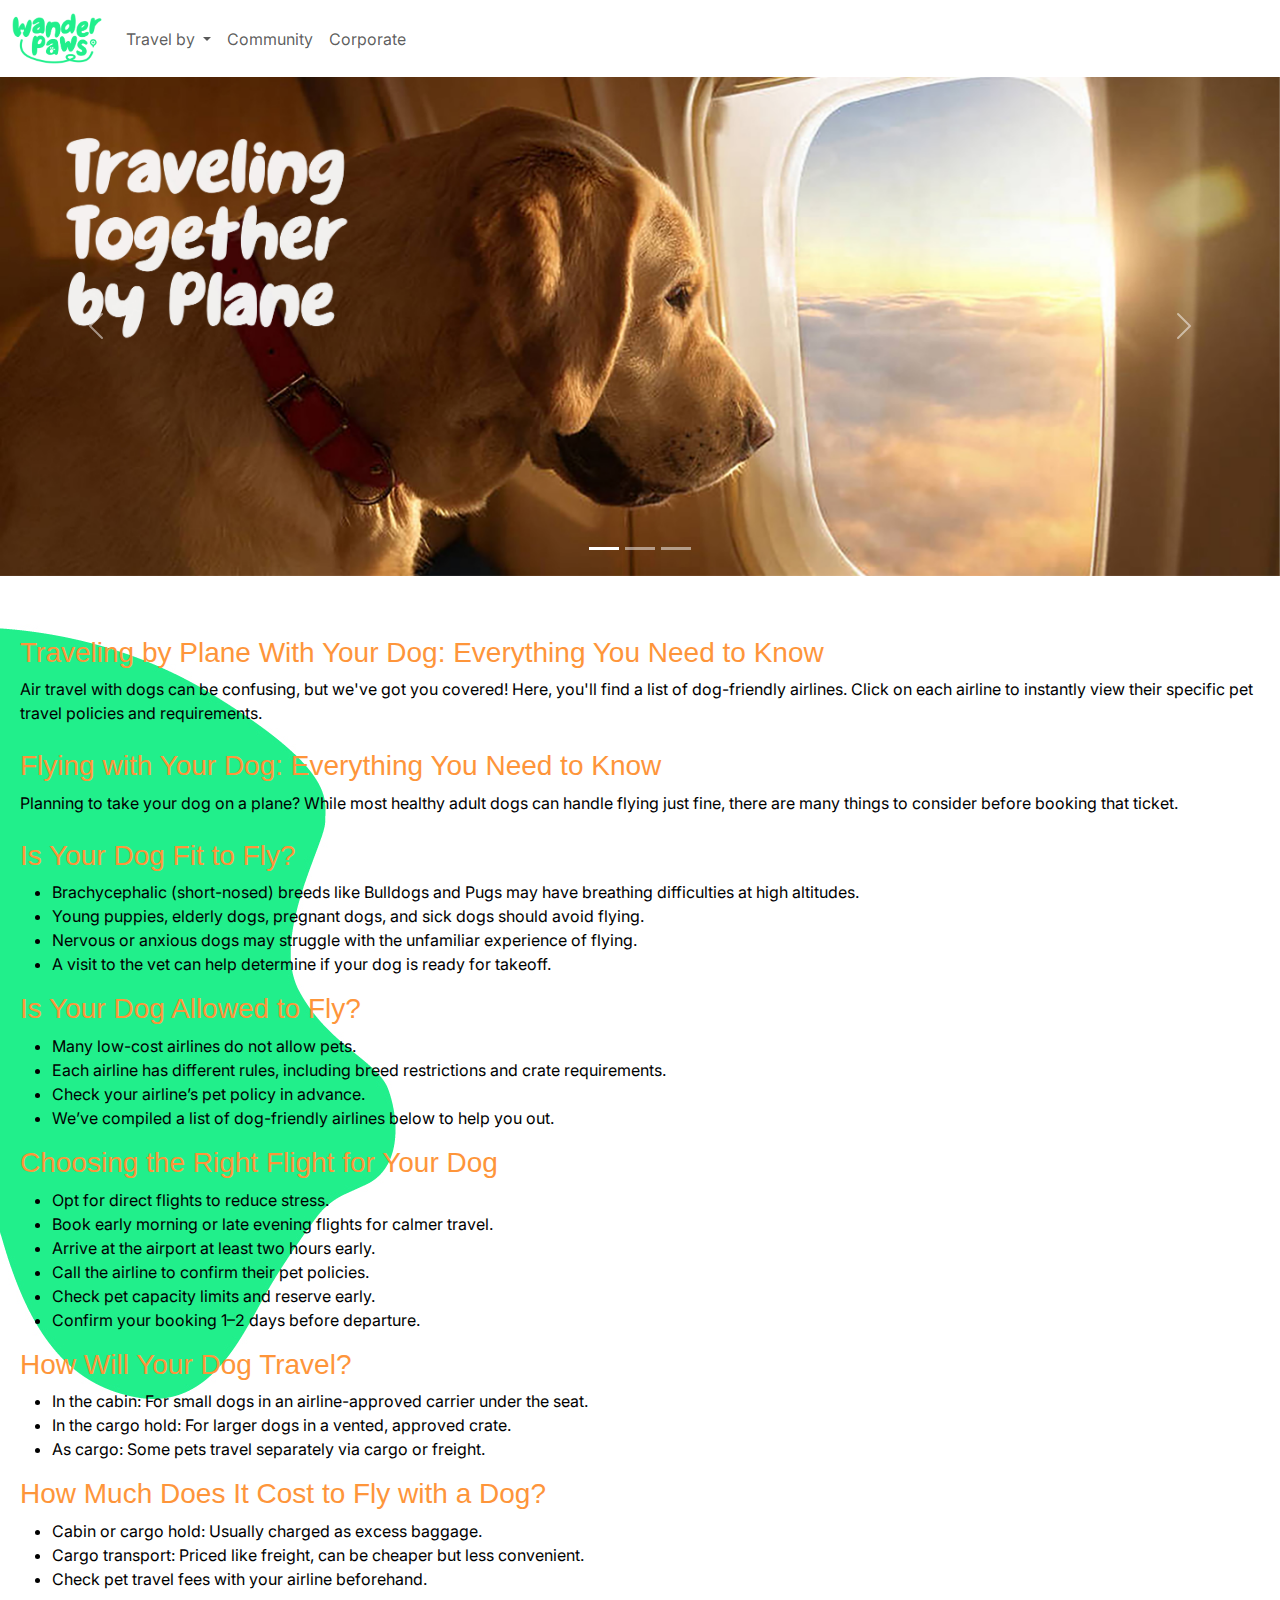
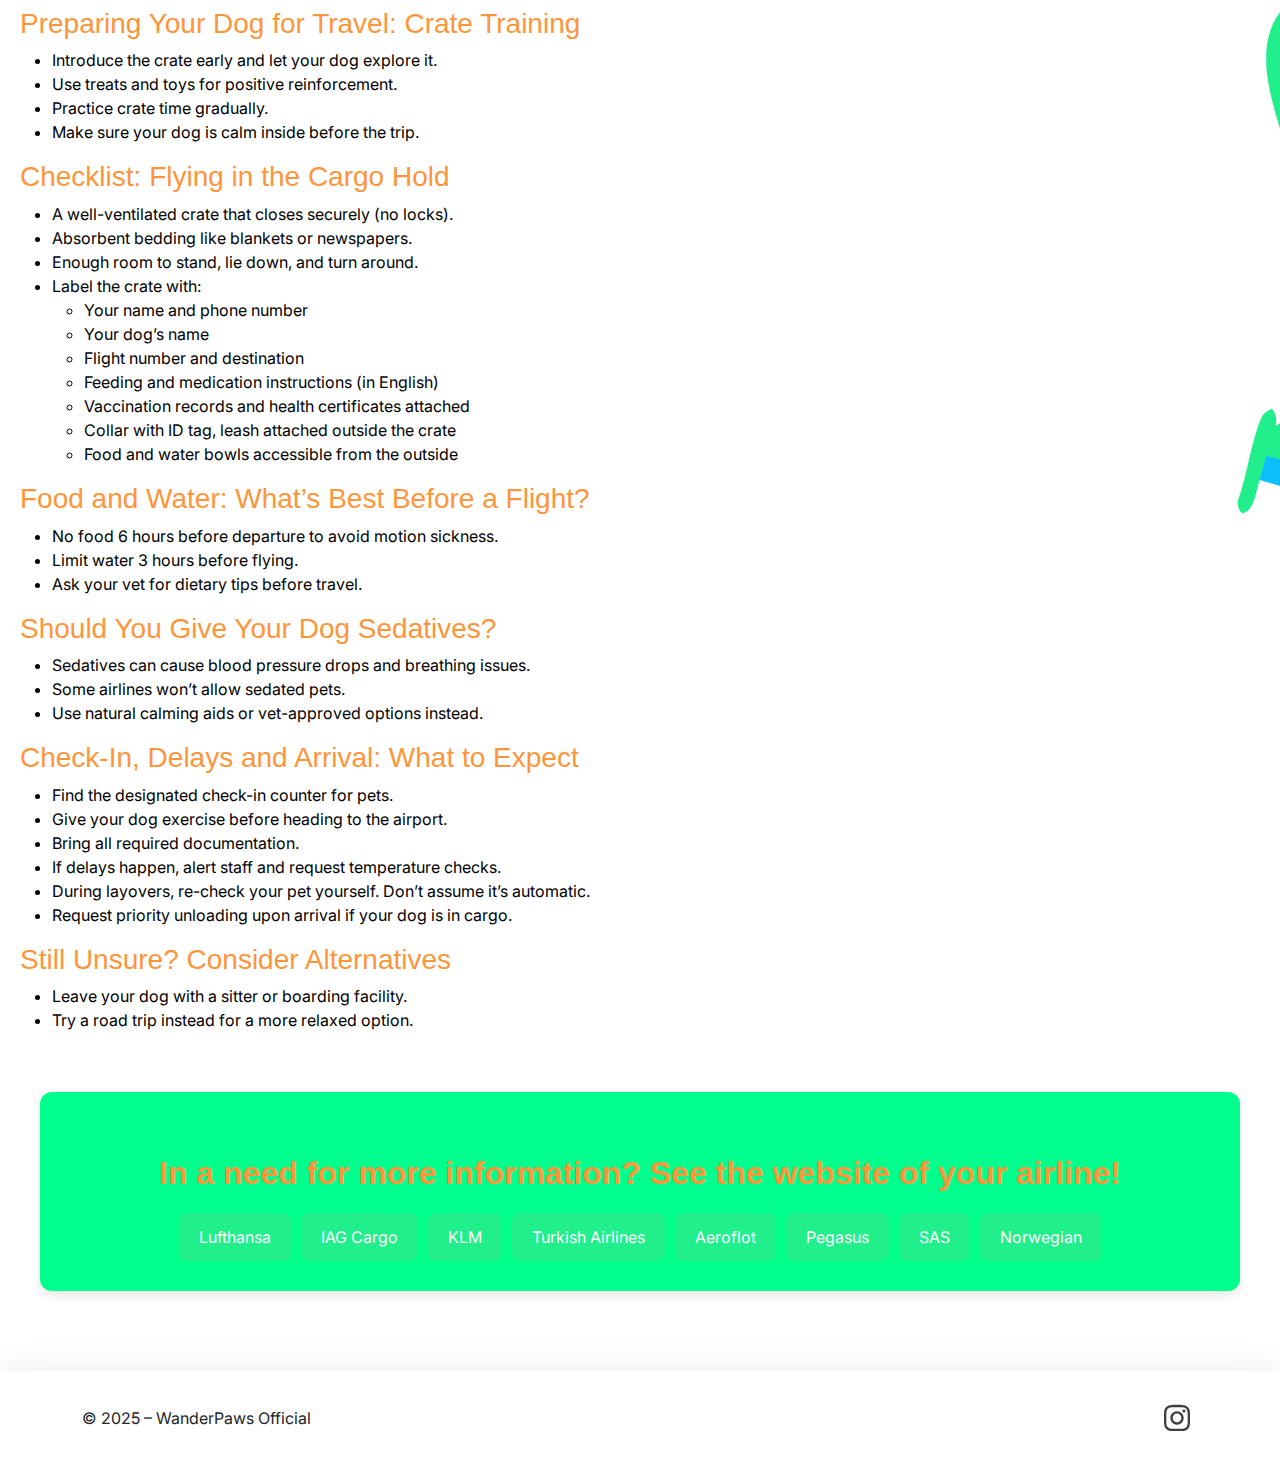
<file: plane.html>
<!doctype html>
<html lang="en" class="h-100">
  <head>
    <meta charset="utf-8">
    <meta name="viewport" content="width=device-width, initial-scale=1">

    <!-- Bootstrap CSS -->
    <link href="https://cdn.jsdelivr.net/npm/bootstrap@5.3.3/dist/css/bootstrap.min.css" rel="stylesheet" integrity="sha384-QWTKZyjpPEjISv5WaRU9OFeRpok6YctnYmDr5pNlyT2bRjXh0JMhjY6hW+ALEwIH" crossorigin="anonymous">

    <!-- Own Styles -->
    <link rel="stylesheet" href="css/styles.css">

    <!-- Bootstrap Javascript -->
    <script src="https://cdn.jsdelivr.net/npm/bootstrap@5.3.3/dist/js/bootstrap.bundle.min.js" integrity="sha384-YvpcrYf0tY3lHB60NNkmXc5s9fDVZLESaAA55NDzOxhy9GkcIdslK1eN7N6jIeHz" crossorigin="anonymous"></script>

    <title>Travel by &mdash; plane</title>

    <!-- Google Analytics code goes just below here (check PRJ4 Guide for details) -->

    <!-- End of Google Analytics code -->

  </head>
  <body class="h-100 d-flex flex-column">

    <!-- Navigation bar, adapted from https://getbootstrap.com/docs/5.1/components/navbar/ -->
     <nav class="navbar navbar-expand-lg navbar-light">
      <div class="container-fluid">
        <a class="navbar-brand" href="index.html">
          <img src="images/logos/wanderpaws_groen2.png" width="90" alt="wanderpaws logo">
        </a>
        <button class="navbar-toggler" type="button" data-bs-toggle="collapse" data-bs-target="#navbarSupportedContent" aria-controls="navbarSupportedContent" aria-expanded="false" aria-label="Toggle navigation">
          <span class="navbar-toggler-icon"></span>
        </button>
		  
        <div class="collapse navbar-collapse" id="navbarSupportedContent">
          <ul class="navbar-nav me-auto mb-2 mb-lg-0">
            <li class="nav-item dropdown">
              <a class="nav-link dropdown-toggle" href="#" id="navbarDropdown" role="button" data-bs-toggle="dropdown" aria-expanded="false">Travel by
              </a>
              <ul class="dropdown-menu" aria-labelledby="navbarDropdown">
                <li><a class="dropdown-item" href="car.html">Car</a></li>
				  <li><hr class="dropdown-divider"></li>
                <li><a class="dropdown-item" href="plane.html">Plane</a></li>
				  <li><hr class="dropdown-divider"></li>
				<li><a class="dropdown-item" href="boat.html">Boat</a></li> 
				  <li><hr class="dropdown-divider"></li>
				<li><a class="dropdown-item" href="train.html">Train</a></li>
              </ul>
            </li>
            <li class="nav-item">
              <a class="nav-link" href="community.html" target="_blank">Community</a>
            </li>
            <li class="nav-item">
              <a class="nav-link" href="corporate.html">Corporate</a>
            </li>
          </ul>
        </div>
      </div>
    </nav>
    <!-- End of navigation bar -->

  <!-- Start of section adapted from https://getbootstrap.com/docs/5.1/examples/album/ -->
     <div class="container-fluid p-0">
      <div id="myCarousel" class="carousel slide" data-bs-ride="carousel">
        <div class="carousel-indicators">
          <button type="button" data-bs-target="#myCarousel" data-bs-slide-to="0" class="active" aria-current="true" aria-label="Slide 1"></button>
          <button type="button" data-bs-target="#myCarousel" data-bs-slide-to="1" aria-label="Slide 2"></button>
          <button type="button" data-bs-target="#myCarousel" data-bs-slide-to="2" aria-label="Slide 3"></button>
        </div>
        <div class="carousel-inner">
          <div class="carousel-item active">
            <img src="images/plane/plane-dog2b.jpg" class="d-block mx-auto w-100" alt="dog on plane">
            <div class="carousel-caption">
              <p>
              </p>
            </div>
          </div>
          <div class="carousel-item">
            <img src="images/plane/plane-dog1b.jpg" class="d-block mx-auto w-100" alt="dog on plane">
            <div class="carousel-caption">
              <p>
              </p>
            </div>
          </div>
          <div class="carousel-item">
            <img src="images/plane/plane-dog3b.jpg" class="d-block mx-auto w-100" alt="dog on plane">
            <div class="carousel-caption">
              <p>
              </p>
            </div>
          </div>
        </div>
        <button class="carousel-control-prev" type="button" data-bs-target="#myCarousel" data-bs-slide="prev">
          <span class="carousel-control-prev-icon" aria-hidden="true"></span>
          <span class="visually-hidden">Previous</span>
        </button>
        <button class="carousel-control-next" type="button" data-bs-target="#myCarousel" data-bs-slide="next">
          <span class="carousel-control-next-icon" aria-hidden="true"></span>
          <span class="visually-hidden">Next</span>
        </button>
      </div>
    </div>
    <!-- End of photo section -->
	  
	  <!-- Section for additional content -->

<section class="content-section"> 
	 <h3 class="fruit-font">Traveling by Plane With Your Dog: Everything You Need to Know</h3>
  <p>Air travel with dogs can be confusing, but we've got you covered! Here, you'll find a list of dog-friendly airlines. Click on each airline to instantly view their specific pet travel policies and requirements.</p>

  <h3 class="fruit-font">Flying with Your Dog: Everything You Need to Know</h3>
  <p>Planning to take your dog on a plane? While most healthy adult dogs can handle flying just fine, there are many things to consider before booking that ticket.</p>

  <h3 class="fruit-font">Is Your Dog Fit to Fly?</h3>
  <ul>
    <li>Brachycephalic (short-nosed) breeds like Bulldogs and Pugs may have breathing difficulties at high altitudes.</li>
    <li>Young puppies, elderly dogs, pregnant dogs, and sick dogs should avoid flying.</li>
    <li>Nervous or anxious dogs may struggle with the unfamiliar experience of flying.</li>
    <li>A visit to the vet can help determine if your dog is ready for takeoff.</li>
  </ul>

  <h3 class="fruit-font">Is Your Dog Allowed to Fly?</h3>
  <ul>
    <li>Many low-cost airlines do not allow pets.</li>
    <li>Each airline has different rules, including breed restrictions and crate requirements.</li>
    <li>Check your airline’s pet policy in advance.</li>
    <li>We’ve compiled a list of dog-friendly airlines below to help you out.</li>
  </ul>

  <h3 class="fruit-font">Choosing the Right Flight for Your Dog</h3>
  <ul>
    <li>Opt for direct flights to reduce stress.</li>
    <li>Book early morning or late evening flights for calmer travel.</li>
    <li>Arrive at the airport at least two hours early.</li>
    <li>Call the airline to confirm their pet policies.</li>
    <li>Check pet capacity limits and reserve early.</li>
    <li>Confirm your booking 1–2 days before departure.</li>
  </ul>

  <h3 class="fruit-font">How Will Your Dog Travel?</h3>
  <ul>
    <li>In the cabin: For small dogs in an airline-approved carrier under the seat.</li>
    <li>In the cargo hold: For larger dogs in a vented, approved crate.</li>
    <li>As cargo: Some pets travel separately via cargo or freight.</li>
  </ul>

  <h3 class="fruit-font">How Much Does It Cost to Fly with a Dog?</h3>
  <ul>
    <li>Cabin or cargo hold: Usually charged as excess baggage.</li>
    <li>Cargo transport: Priced like freight, can be cheaper but less convenient.</li>
    <li>Check pet travel fees with your airline beforehand.</li>
  </ul>

  <h3 class="fruit-font">Preparing Your Dog for Travel: Crate Training</h3>
  <ul>
    <li>Introduce the crate early and let your dog explore it.</li>
    <li>Use treats and toys for positive reinforcement.</li>
    <li>Practice crate time gradually.</li>
    <li>Make sure your dog is calm inside before the trip.</li>
  </ul>

  <h3 class="fruit-font">Checklist: Flying in the Cargo Hold</h3>
  <ul>
    <li>A well-ventilated crate that closes securely (no locks).</li>
    <li>Absorbent bedding like blankets or newspapers.</li>
    <li>Enough room to stand, lie down, and turn around.</li>
    <li>Label the crate with:
      <ul>
        <li>Your name and phone number</li>
        <li>Your dog’s name</li>
        <li>Flight number and destination</li>
        <li>Feeding and medication instructions (in English)</li>
        <li>Vaccination records and health certificates attached</li>
        <li>Collar with ID tag, leash attached outside the crate</li>
        <li>Food and water bowls accessible from the outside</li>
      </ul>
    </li>
  </ul>

  <h3 class="fruit-font">Food and Water: What’s Best Before a Flight?</h3>
  <ul>
    <li>No food 6 hours before departure to avoid motion sickness.</li>
    <li>Limit water 3 hours before flying.</li>
    <li>Ask your vet for dietary tips before travel.</li>
  </ul>

  <h3 class="fruit-font">Should You Give Your Dog Sedatives?</h3>
  <ul>
    <li>Sedatives can cause blood pressure drops and breathing issues.</li>
    <li>Some airlines won’t allow sedated pets.</li>
    <li>Use natural calming aids or vet-approved options instead.</li>
  </ul>

  <h3 class="fruit-font">Check-In, Delays and Arrival: What to Expect</h3>
  <ul>
    <li>Find the designated check-in counter for pets.</li>
    <li>Give your dog exercise before heading to the airport.</li>
    <li>Bring all required documentation.</li>
    <li>If delays happen, alert staff and request temperature checks.</li>
    <li>During layovers, re-check your pet yourself. Don’t assume it’s automatic.</li>
    <li>Request priority unloading upon arrival if your dog is in cargo.</li>
  </ul>

  <h3 class="fruit-font">Still Unsure? Consider Alternatives</h3>
  <ul>
    <li>Leave your dog with a sitter or boarding facility.</li>
    <li>Try a road trip instead for a more relaxed option.</li>
  </ul>
	<br>
	   
	
	
	
	    <div class="blue-block">
    <h2 class="fruit-font">In a need for more information? See the website of your airline!</h2>
    <div class="button-container">
      <a href="https://www.lufthansa.com/gb/en/travelling-with-animals" class="link-button" target="_blank">Lufthansa</a>
      <a href="https://www.iagcargo.com/en/products/pets/" class="link-button" target="_blank">IAG Cargo</a>
      <a href="https://www.klm.nl/en/information/pets" class="link-button" target="_blank">KLM</a>
      <a href="https://www.turkishairlines.com/en-int/any-questions/traveling-with-pets/" class="link-button" target="_blank">Turkish Airlines</a>
      <a href="https://www.aeroflot.ru/ru-en/information/special/animals?utm_referrer=https%3A%2F%2Fwww.google.com%2F" class="link-button" target="_blank">Aeroflot</a>
      <a href="https://www.flypgs.com/en/travelling-with-pets" class="link-button" target="_blank">Pegasus</a>
      <a href="https://www.flysas.com/en/travel-info/special-travel-needs/travel-with-animals/" class="link-button" target="_blank">SAS</a>
      <a href="https://www.norwegian.com/nl/travel-info/baggage/travelling-with-pets/" class="link-button" target="_blank">Norwegian</a>
    </div>
  </div>
</section>

	  
	

    <!-- A footer with socials -->
    <footer class="shadow-lg mt-auto py-4 bg-body">
      <div class="container d-flex justify-content-between align-items-center">
        <p>
          © 2025 &ndash; WanderPaws Official
        </p>
        <ul class="list-unstyled d-flex align-items-center opacity-75">
        
          <li>
            <a href="https://www.instagram.com/wanderpawsofficial/" target="_blank">
              <img class="m-2" src="images/icons/instagram.svg" alt="Follow us on Instagram" width="26">
            </a>
          </li>
        </ul>
      </div>
    </footer>
    <!-- End of the footer -->

  </body>
</html>
</file>
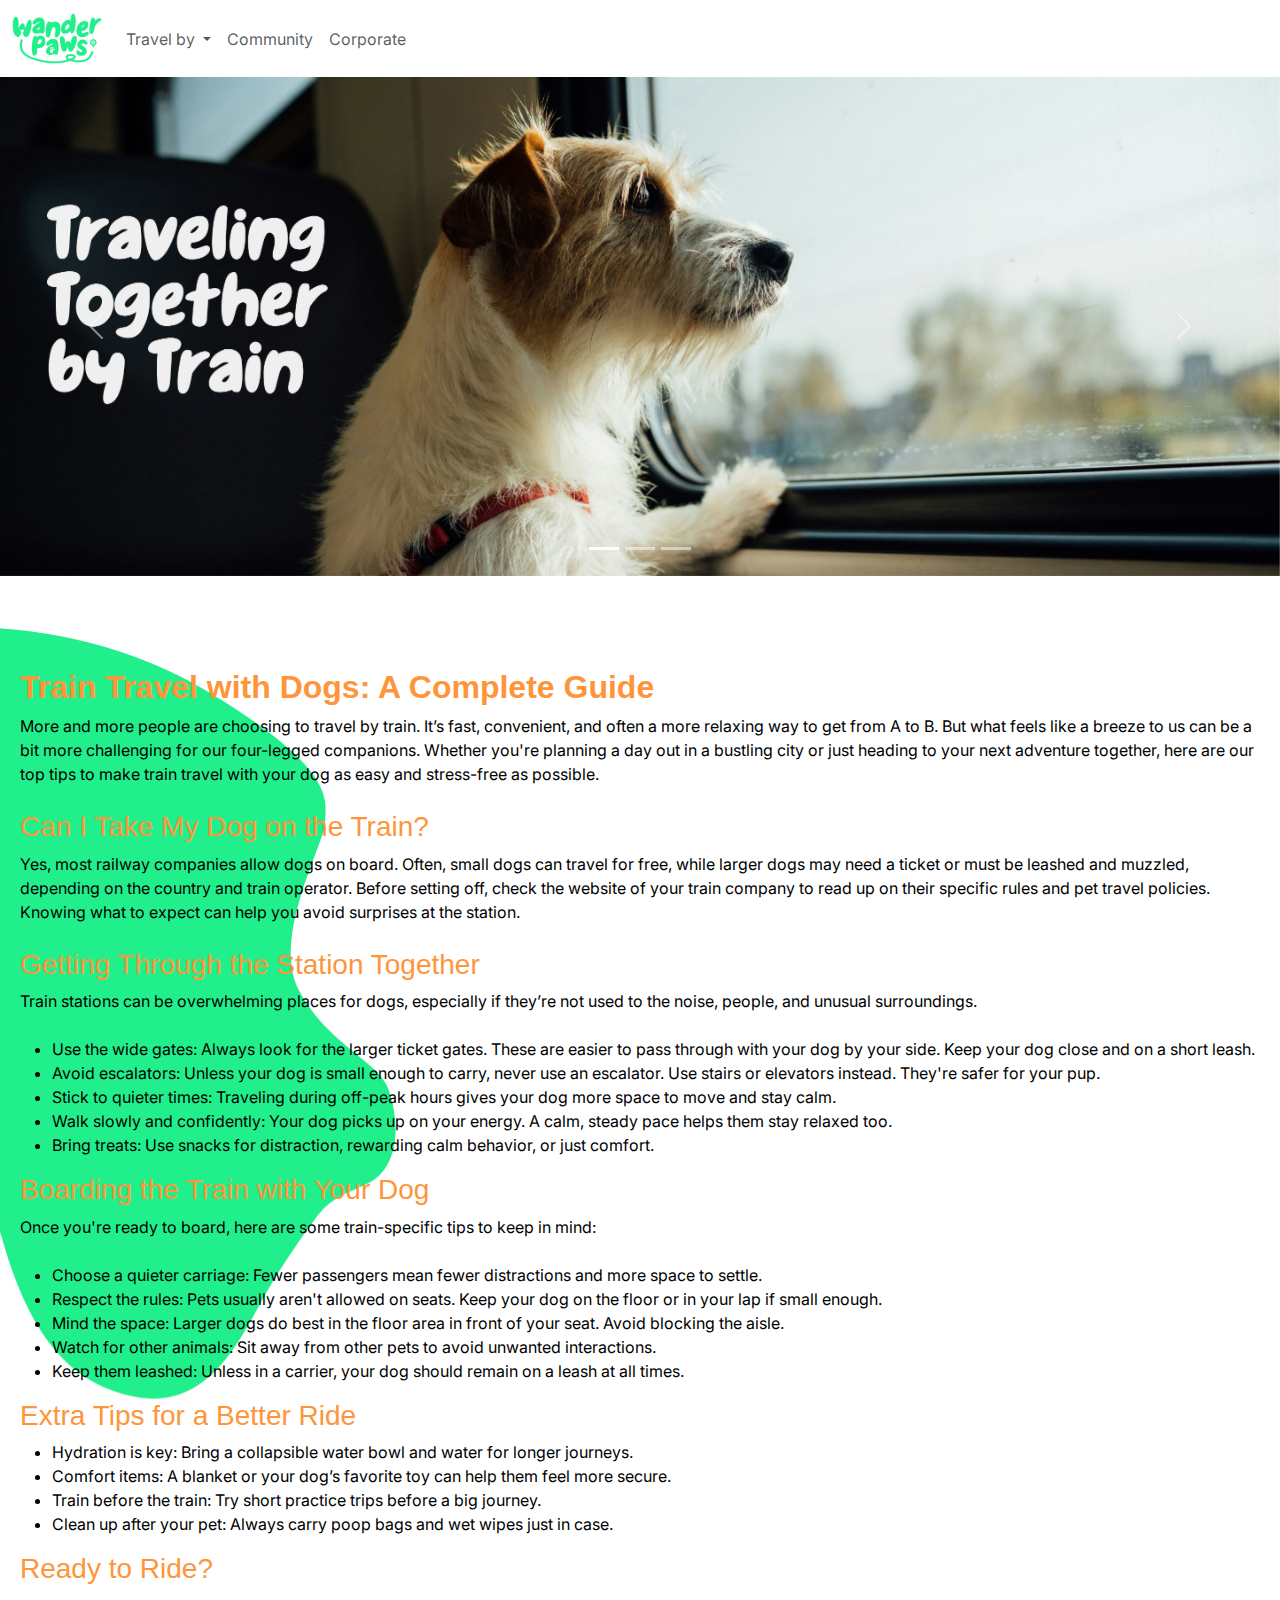
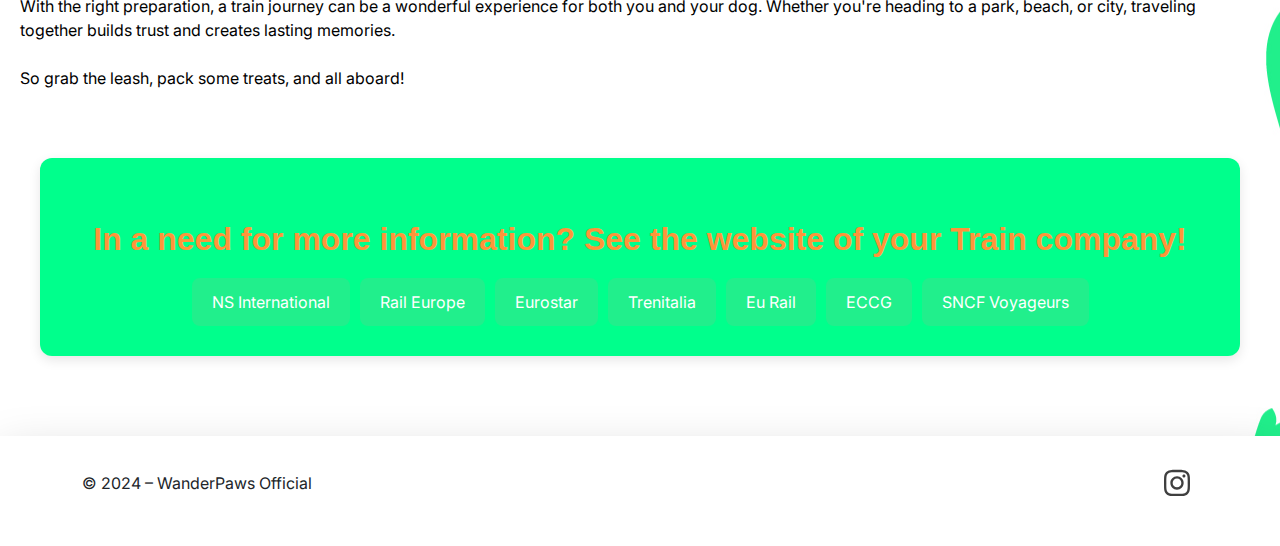
<file: train.html>
<!doctype html>
<html lang="en" class="h-100">
  <head>
    <meta charset="utf-8">
    <meta name="viewport" content="width=device-width, initial-scale=1">

    <!-- Bootstrap CSS -->
    <link href="https://cdn.jsdelivr.net/npm/bootstrap@5.3.3/dist/css/bootstrap.min.css" rel="stylesheet" integrity="sha384-QWTKZyjpPEjISv5WaRU9OFeRpok6YctnYmDr5pNlyT2bRjXh0JMhjY6hW+ALEwIH" crossorigin="anonymous">

    <!-- Own Styles -->
    <link rel="stylesheet" href="css/styles.css">

    <!-- Bootstrap Javascript -->
    <script src="https://cdn.jsdelivr.net/npm/bootstrap@5.3.3/dist/js/bootstrap.bundle.min.js" integrity="sha384-YvpcrYf0tY3lHB60NNkmXc5s9fDVZLESaAA55NDzOxhy9GkcIdslK1eN7N6jIeHz" crossorigin="anonymous"></script>

    <title>Travel by &mdash; train</title>

    <!-- Google Analytics code goes just below here (check PRJ4 Guide for details) -->

    <!-- End of Google Analytics code -->

  </head>
  <body class="h-100 d-flex flex-column">

    <!-- Navigation bar, adapted from https://getbootstrap.com/docs/5.1/components/navbar/ -->
      <nav class="navbar navbar-expand-lg navbar-light">
      <div class="container-fluid">
        <a class="navbar-brand" href="index.html">
          <img src="images/logos/wanderpaws_groen2.png" width="90" alt="wanderpaws logo">
        </a>
        <button class="navbar-toggler" type="button" data-bs-toggle="collapse" data-bs-target="#navbarSupportedContent" aria-controls="navbarSupportedContent" aria-expanded="false" aria-label="Toggle navigation">
          <span class="navbar-toggler-icon"></span>
        </button>
		  
        <div class="collapse navbar-collapse" id="navbarSupportedContent">
          <ul class="navbar-nav me-auto mb-2 mb-lg-0">
            <li class="nav-item dropdown">
              <a class="nav-link dropdown-toggle" href="#" id="navbarDropdown" role="button" data-bs-toggle="dropdown" aria-expanded="false">Travel by
              </a>
              <ul class="dropdown-menu" aria-labelledby="navbarDropdown">
                <li><a class="dropdown-item" href="car.html">Car</a></li>
				  <li><hr class="dropdown-divider"></li>
                <li><a class="dropdown-item" href="plane.html">Plane</a></li>
				  <li><hr class="dropdown-divider"></li>
				<li><a class="dropdown-item" href="boat.html">Boat</a></li> 
				  <li><hr class="dropdown-divider"></li>
				<li><a class="dropdown-item" href="train.html">Train</a></li>
              </ul>
            </li>
            <li class="nav-item">
              <a class="nav-link" href="community.html" target="_blank">Community</a>
            </li>
            <li class="nav-item">
              <a class="nav-link" href="corporate.html">Corporate</a>
            </li>
          </ul>
        </div>
      </div>
    </nav>
    <!-- End of navigation bar -->

  <!-- Start of section adapted from https://getbootstrap.com/docs/5.1/examples/album/ -->
     <div class="container-fluid p-0">
      <div id="myCarousel" class="carousel slide" data-bs-ride="carousel">
        <div class="carousel-indicators">
          <button type="button" data-bs-target="#myCarousel" data-bs-slide-to="0" class="active" aria-current="true" aria-label="Slide 1"></button>
          <button type="button" data-bs-target="#myCarousel" data-bs-slide-to="1" aria-label="Slide 2"></button>
          <button type="button" data-bs-target="#myCarousel" data-bs-slide-to="2" aria-label="Slide 3"></button>
        </div>
        <div class="carousel-inner">
          <div class="carousel-item active">
            <img src="images/train/train4b.jpg" class="d-block mx-auto w-100" alt="dog on train">
            <div class="carousel-caption">
              <p>
              </p>
            </div>
          </div>
          <div class="carousel-item">
            <img src="images/train/train2b.jpg" class="d-block mx-auto w-100" alt="dog on train">
            <div class="carousel-caption">
              <p>
              </p>
            </div>
          </div>
          <div class="carousel-item">
            <img src="images/train/train1b.jpg" class="d-block mx-auto w-100" alt="dog on train">
            <div class="carousel-caption">
              <p>
              </p>
            </div>
          </div>
        </div>
        <button class="carousel-control-prev" type="button" data-bs-target="#myCarousel" data-bs-slide="prev">
          <span class="carousel-control-prev-icon" aria-hidden="true"></span>
          <span class="visually-hidden">Previous</span>
        </button>
        <button class="carousel-control-next" type="button" data-bs-target="#myCarousel" data-bs-slide="next">
          <span class="carousel-control-next-icon" aria-hidden="true"></span>
          <span class="visually-hidden">Next</span>
        </button>
      </div>
    </div>
    <!-- End of photo section -->
	  
	  <!-- Section for additional content -->


<section class="content-section">
  <h2 class="fruit-font">Train Travel with Dogs: A Complete Guide</h2>
  
  <p>More and more people are choosing to travel by train. It’s fast, convenient, and often a more relaxing way to get from A to B. But what feels like a breeze to us can be a bit more challenging for our four-legged companions. Whether you're planning a day out in a bustling city or just heading to your next adventure together, here are our top tips to make train travel with your dog as easy and stress-free as possible.</p>

  <h3 class="fruit-font">Can I Take My Dog on the Train?</h3>
  <p>Yes, most railway companies allow dogs on board. Often, small dogs can travel for free, while larger dogs may need a ticket or must be leashed and muzzled, depending on the country and train operator. Before setting off, check the website of your train company to read up on their specific rules and pet travel policies. Knowing what to expect can help you avoid surprises at the station.</p>

  <h3 class="fruit-font">Getting Through the Station Together</h3>
  <p>Train stations can be overwhelming places for dogs, especially if they’re not used to the noise, people, and unusual surroundings.</p>
  <ul>
    <li>Use the wide gates: Always look for the larger ticket gates. These are easier to pass through with your dog by your side. Keep your dog close and on a short leash.</li>
    <li>Avoid escalators: Unless your dog is small enough to carry, never use an escalator. Use stairs or elevators instead. They're safer for your pup.</li>
    <li>Stick to quieter times: Traveling during off-peak hours gives your dog more space to move and stay calm.</li>
    <li>Walk slowly and confidently: Your dog picks up on your energy. A calm, steady pace helps them stay relaxed too.</li>
    <li>Bring treats: Use snacks for distraction, rewarding calm behavior, or just comfort.</li>
  </ul>

  <h3 class="fruit-font">Boarding the Train with Your Dog</h3>
  <p>Once you're ready to board, here are some train-specific tips to keep in mind:</p>
  <ul>
    <li>Choose a quieter carriage: Fewer passengers mean fewer distractions and more space to settle.</li>
    <li>Respect the rules: Pets usually aren't allowed on seats. Keep your dog on the floor or in your lap if small enough.</li>
    <li>Mind the space: Larger dogs do best in the floor area in front of your seat. Avoid blocking the aisle.</li>
    <li>Watch for other animals: Sit away from other pets to avoid unwanted interactions.</li>
    <li>Keep them leashed: Unless in a carrier, your dog should remain on a leash at all times.</li>
  </ul>

  <h3 class="fruit-font">Extra Tips for a Better Ride</h3>
  <ul>
    <li>Hydration is key: Bring a collapsible water bowl and water for longer journeys.</li>
    <li>Comfort items: A blanket or your dog’s favorite toy can help them feel more secure.</li>
    <li>Train before the train: Try short practice trips before a big journey.</li>
    <li>Clean up after your pet: Always carry poop bags and wet wipes just in case.</li>
  </ul>

  <h3 class="fruit-font">Ready to Ride?</h3>
  <p>With the right preparation, a train journey can be a wonderful experience for both you and your dog. Whether you're heading to a park, beach, or city, traveling together builds trust and creates lasting memories.</p>
  <p>So grab the leash, pack some treats, and all aboard!</p>
	<br>
		    	  <div class="blue-block">
    <h2 class="fruit-font">In a need for more information? See the website of your Train company!</h2>
    <div class="button-container">
      <a href="https://www.nsinternational.com/nl/voorbereiding-thuis/huisdieren-meenemen-in-de-trein " class="link-button" target="_blank">NS International</a>
      <a href="https://help.raileurope.com/article/41723-taking-pets-on-the-train " class="link-button" target="_blank">Rail Europe</a>
      <a href="https://www.eurostar.com/uk-en/travel-info/travel-planning/travel-with-pets" class="link-button" target="_blank">Eurostar</a>
      <a href="https://www.trenitalia.com/en/services/travelling-with-your-pet.html" class="link-button" target="_blank">Trenitalia</a>
      <a href="https://www.eurail.com/en/help/interested-in-eurailing/travelling-with-a-pet" class="link-button" target="_blank">Eu Rail</a>
      <a href="https://www.evz.de/en/travelling-motor-vehicles/travel-law/rail-passenger-rights/travelling-by-train-with-a-dog-and-other-pets.html" class="link-button" target="_blank">ECCG</a>
	<a href="https://www.sncf-voyageurs.com/en/travel-with-us/plan-your-journey/pets/" class="link-button" target="_blank">SNCF Voyageurs</a>
    </div>
				  
  </div>
</section>

	  <!-- option thingy -->

    <!-- A footer with socials -->
    <footer class="shadow-lg mt-auto py-4 bg-body">
      <div class="container d-flex justify-content-between align-items-center">
        <p>
          © 2024 &ndash; WanderPaws Official
        </p>
        <ul class="list-unstyled d-flex align-items-center opacity-75">
      
          <li>
            <a href="https://www.instagram.com/wanderpawsofficial/" target="_blank">
              <img class="m-2" src="images/icons/instagram.svg" alt="Follow us on Instagram" width="26">
            </a>
          </li>
        </ul>
      </div>
    </footer>
    <!-- End of the footer -->

  </body>
</html>
</file>
<file: css/styles.css>
/* Importing a Google Font */

@import url('https://fonts.googleapis.com/css2?family=Raleway:ital,wght@0,200;0,400;0,700;1,200;1,400;1,700&display=swap');

@import url('https://fonts.cdnfonts.com/css/fruit-punch-2');

@import url('https://fonts.googleapis.com/css2?family=Inter:ital,opsz,wght@0,14..32,100..900;1,14..32,100..900&display=swap');

                

.inter{
  font-family: "Inter", sans-serif;
  font-optical-sizing: auto;
  font-weight: 100;
  font-style: normal;
}

body {
  margin: 0;
  padding: 0;
  background-size: cover;      /* Zorgt dat de afbeelding de hele pagina bedekt */
  background-repeat: no-repeat; 
  background-position: center;
  font-family: 'Inter';
}
.overlay-text h1 {
  font-family: 'Fruit Punch', cursive; 
}
 .btn-community {
    background-color: #21EF8C;
    color: white;
    padding: 12px 28px;
    border: none;
    border-radius: 10px;
    font-weight: bold;
    font-size: 18px;
    text-transform: uppercase;
    transition: background-color 0.3s ease;
    text-decoration: none;
    display: inline-block;
  }

.white-shadow {
  font-family: 'Fruit Punch', cursive;
}
.fruit-font {
 font-family: 'FRUIT-PUNCH', sans-serif;
	color: #FE953A;
                                                
}
.btn-primary{
	background-color: #FE953A;
	border-color: #FE953A
}
.fruit-font-groen{
 font-family: 'FRUIT-PUNCH', sans-serif;
	color: #3BFF88;
                         
}

/* css of box of plane */

  .btn-link p {
    background-color: #3BFF88;
    color: white;
    padding: 10px 20px;
    border-radius: 8px;
    text-align: center;
    display: inline-block;
    text-decoration: none;
    margin: 0;
    font-weight: bold;
    cursor: pointer;
  }

  .btn-link:hover p {
    background-color: #00A33F;
  }

    body {
      font-family: 'inter' sans-serif;
      margin: 0;
      padding: 0;
    }

    .blue-block {
      background-color: #00FF8C;
      padding: 30px;
      margin: 20px;
      border-radius: 12px;
      box-shadow: 0 4px 12px rgba(0, 0, 0, 0.1);
    }

    .blue-block h2 {
      text-align: center;
      margin-bottom: 20px;
    }

    .button-container {
      display: flex;
      flex-wrap: wrap;
      gap: 10px;
      justify-content: center;
    }

    .link-button {
      display: inline-block;
      padding: 12px 20px;
      background-color: #21ef8c;
      color: white;
      text-decoration: none;
      border-radius: 8px;
      font-size: 16px;
      text-align: center;
      transition: background-color 0.3s ease;
    }

    .link-button:hover {
      background-color: #45a049;
    }
/* end of plane css



/* Changing the main font and background colour */
.fruit-font2 {
 font-family: 'FRUIT-PUNCH', sans-serif;
	color: #FFFFFF;
                                                
}
body {
	font-family: 'inter', sans-serif;
	background-color: #fffcf8;
}
.customblock {color: #21EF8C}

.custom-container {
  background-color: #fe953a;
}
.customcolorblock {
	color: #0BC0FD
}

  .content-section {
	background-image: url("../images/background/planeback-white.jpg");
    color: black;
    padding: 60px 20px;
    text-align: left;
  }

  .content-section h2 {
    margin-top: 2rem;
    font-weight: bold;
  }

  .content-section p {
    margin-bottom: 1.5rem;
  }

/* Changing the background colour for the header */

header {
	background-image: url("../images/community page/bannercommunity.jpg")
		;
}
header2 {
	background-image: url("../images/plane/planeback.jpg")
		;
}
.fontchange {font-family: 'FRUIT-PUNCH', sans-serif;
	font-size: 50px;
	color: #FE953A;
	
}
/* Changing the background color for the navigation bar */

.navbar {
	background-color: #FFFFFF;
}
/* Effect on social media buttons */
footer a:hover {
	opacity: .5;
}

/* De grid-container zorgt ervoor dat we een grid hebben */
.grid-container {
  display: grid;
  grid-template-columns: 50% 50%; /* Twee gelijke kolommen */
  gap: 20px; /* Ruimte tussen de kolommen */
  justify-items: center; /* Centreert de inhoud horizontaal binnen de kolommen */
  align-items: center; /* Centreert de inhoud verticaal binnen de kolommen */
  padding: 20px;
}

/* Stijl voor de items in de grid */
.item {
  background-color: #f0f0f0; /* Lichte achtergrondkleur voor de items */
  padding: 20px;
  border-radius: 8px;
  box-shadow: 0 2px 10px rgba(0, 0, 0, 0.1); /* Zachte schaduw voor visuele diepte */
}

/* Specifieke stijlen voor kolom 1 en kolom 2 */
.item1 {
  background-color: #FFFFFF; /* Lichte blauwe achtergrond voor kolom 1 */
}

.item2 {
  background-color: #fff3e6; /* Lichte oranje achtergrond voor kolom 2 */
}
/* Corporate navbar */

#navbar-corporate a.active {
	color: #21EF8C;
	font-weight: bold;
}

/* Hero Section shadow */
.white-shadow {
	text-shadow: -.01em -.01em .01em white,
		.02em .02em .02em white,
		0 0 .2em white,
		0 0 .5em white;
}

.gewoonfruit{
	font-display:'Fruit Punch', cursive; 
}

.image-container {
    display: flex; /* Use flexbox for layout */
    flex-wrap: wrap; /* Allow items to wrap to the next line */
    justify-content: space-between; /* Distribute space between items */
}

.media-item {
    flex: 1 1 21%; /* Allow items to grow and shrink, with a base width of 21% */
    margin: 10px; /* Space between media items */
    box-sizing: border-box; /* Include padding and border in the element's total width and height */
}

.img-thumbnail {
    width: 100%; /* Make images responsive */
    height: auto; /* Maintain aspect ratio */
    display: block; /* Ensure it behaves like a block element */
}

.media-video {
    width: 100%; /* Make videos responsive */
    height: auto; /* Maintain aspect ratio */
}

.content-calendar {
    width: 100%; /* Set the width to 80% of the parent container */
    max-width: 900px; /* Set a maximum width to prevent it from getting too large */
    height: auto; /* Maintain aspect ratio */
    display: block; /* Ensure it behaves like a block element */
    margin: 20px auto; /* Center the image and add vertical spacing */
}
</file>
